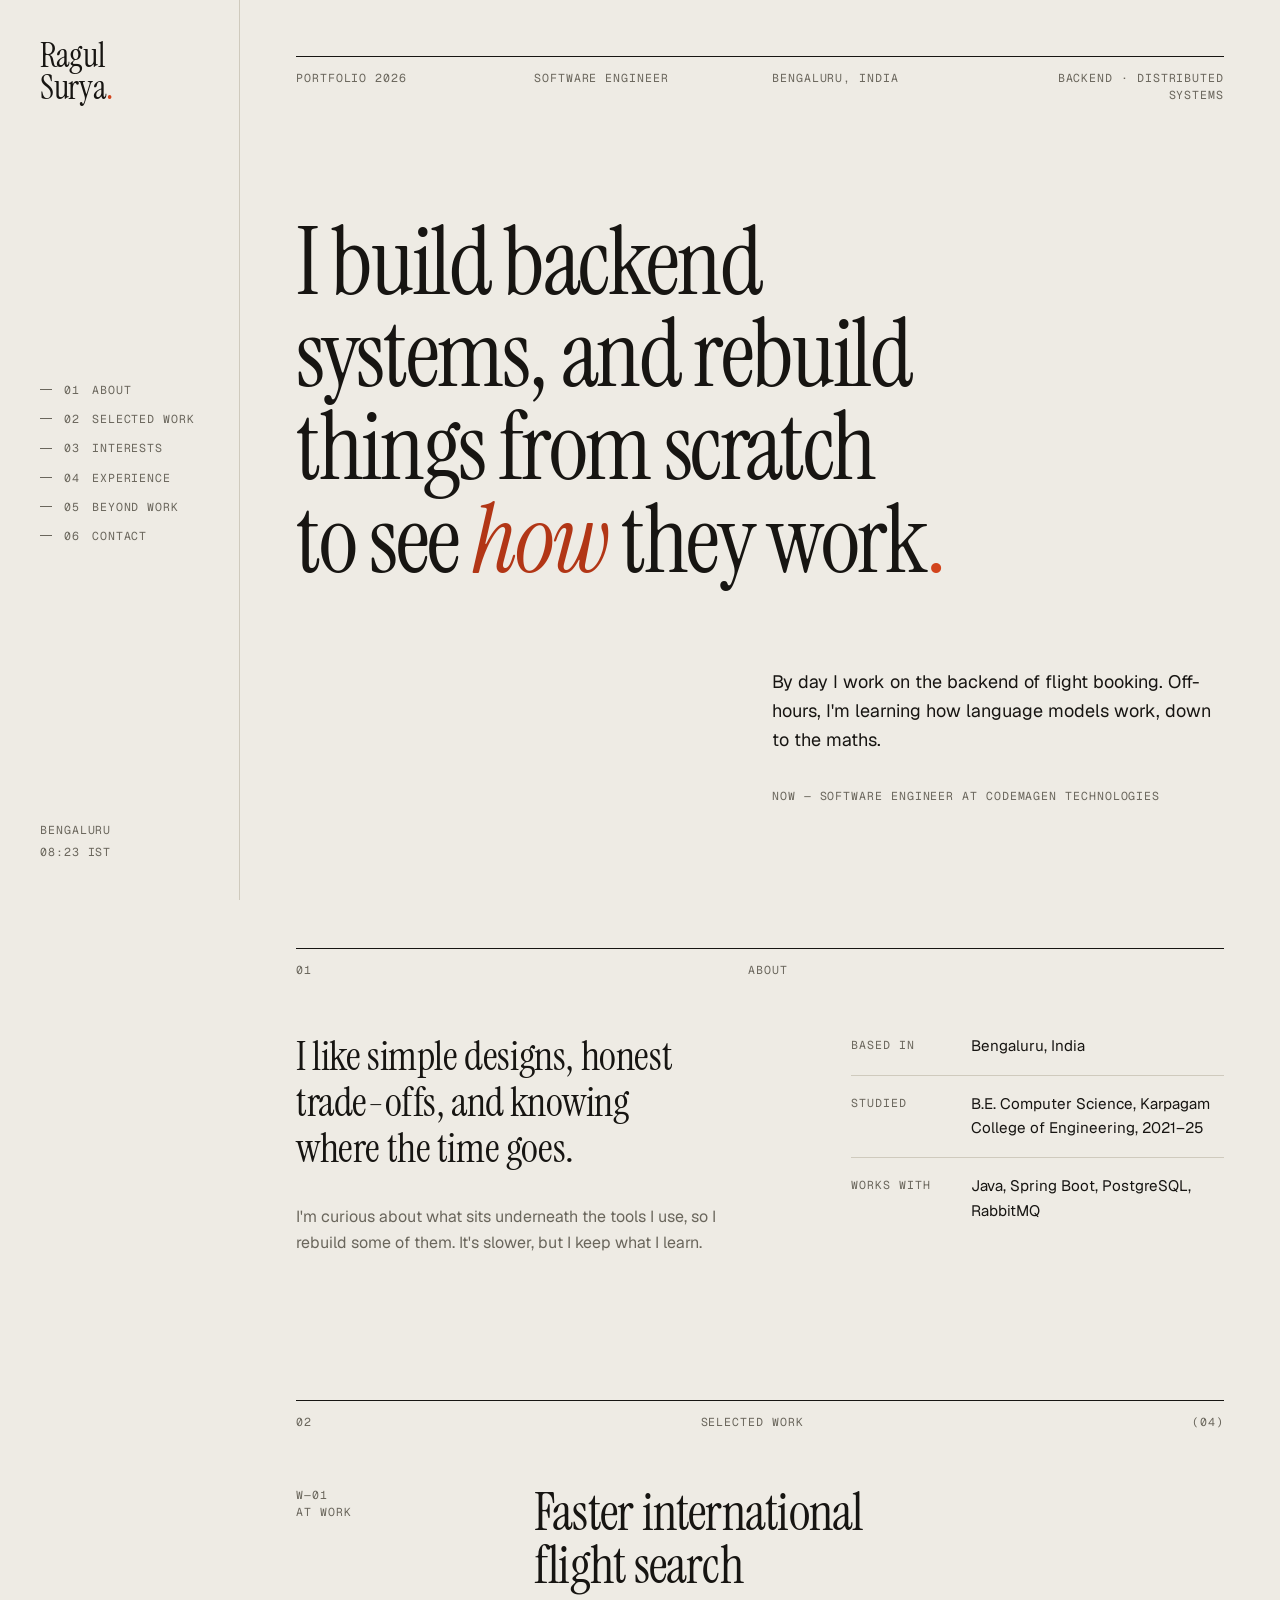
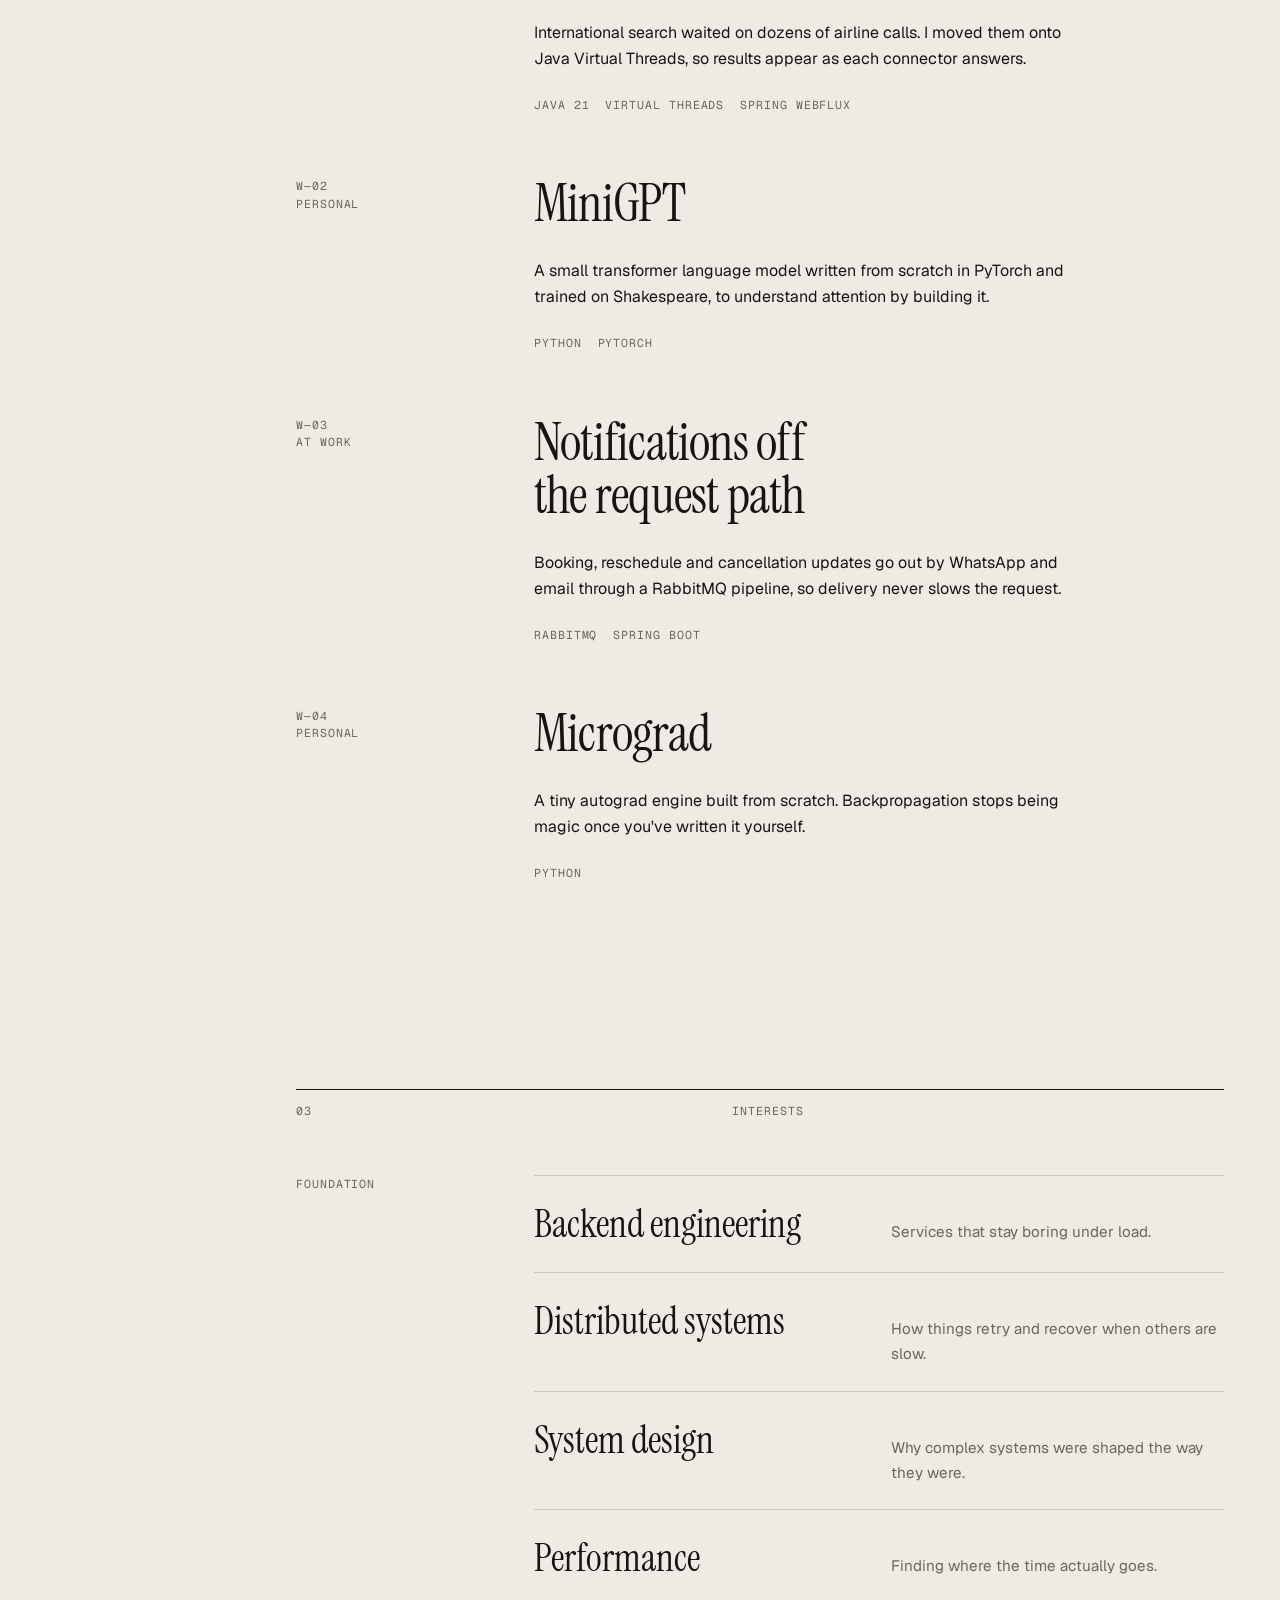
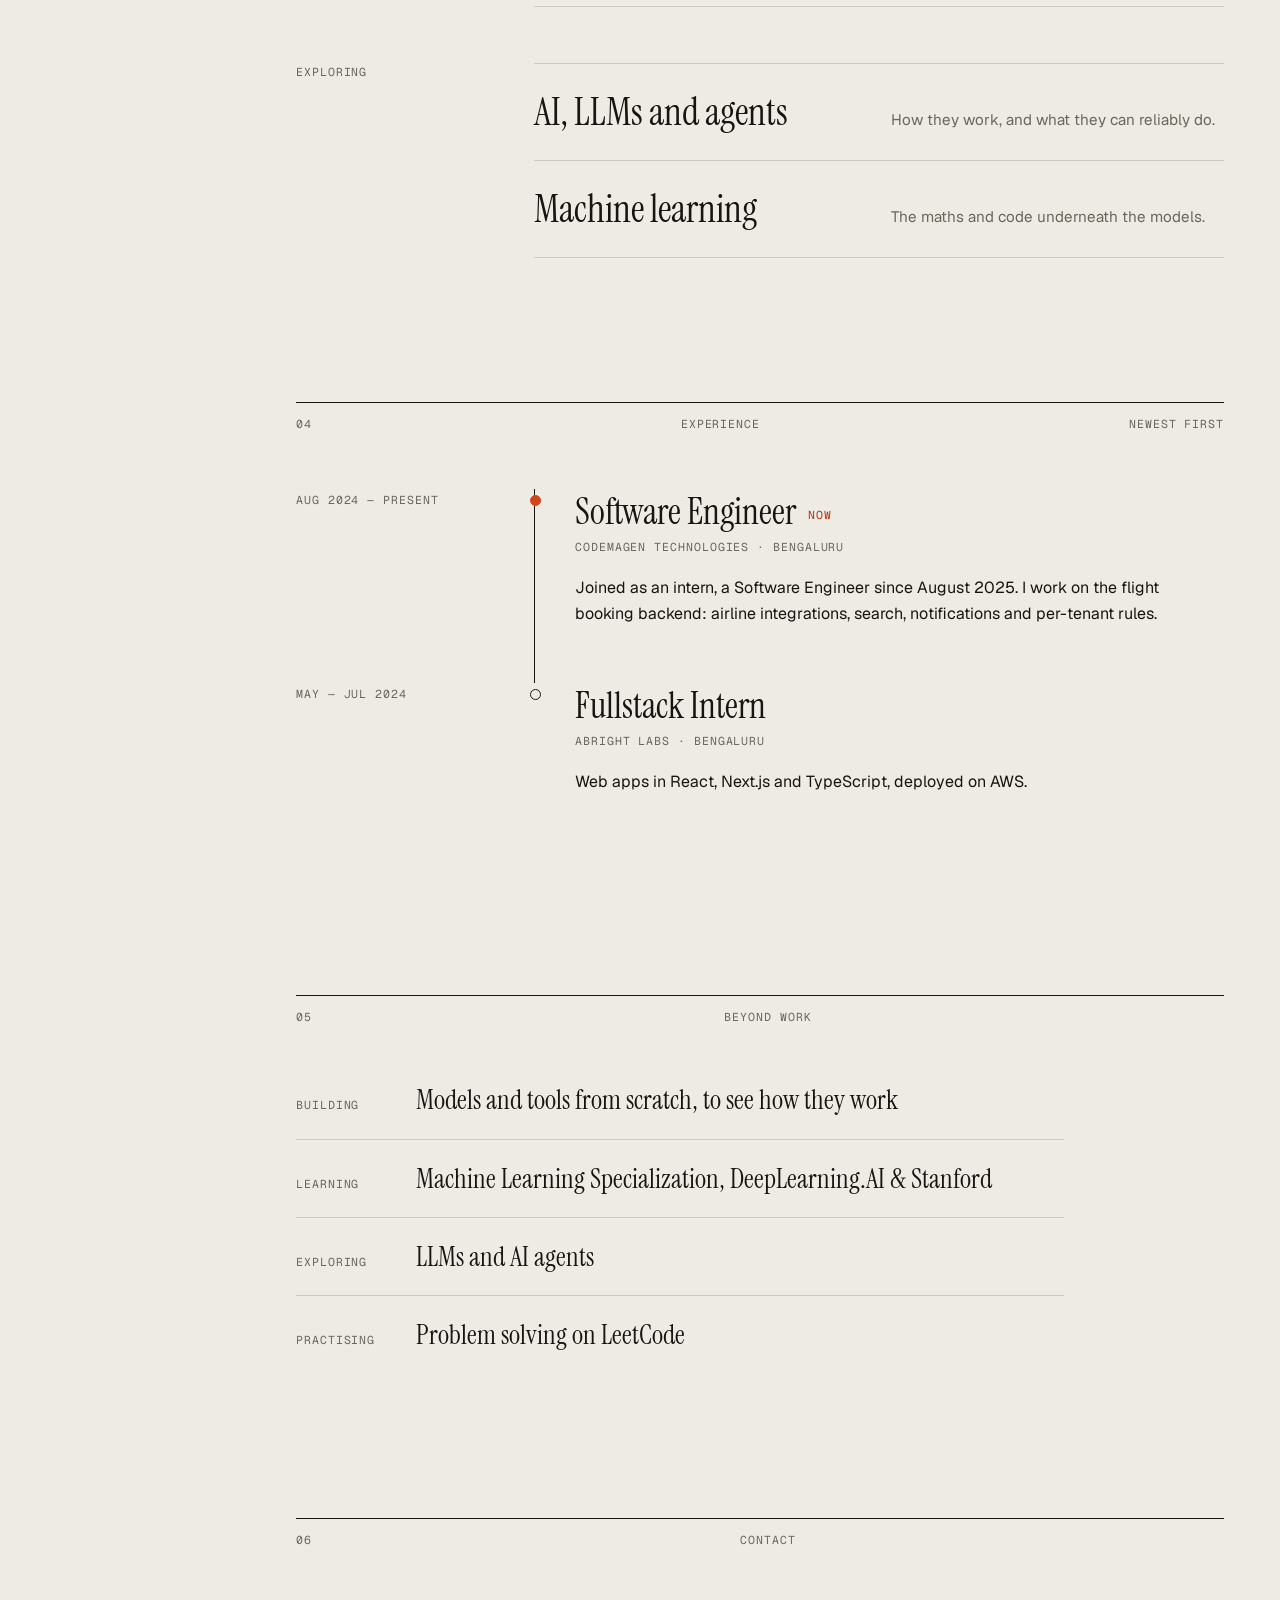
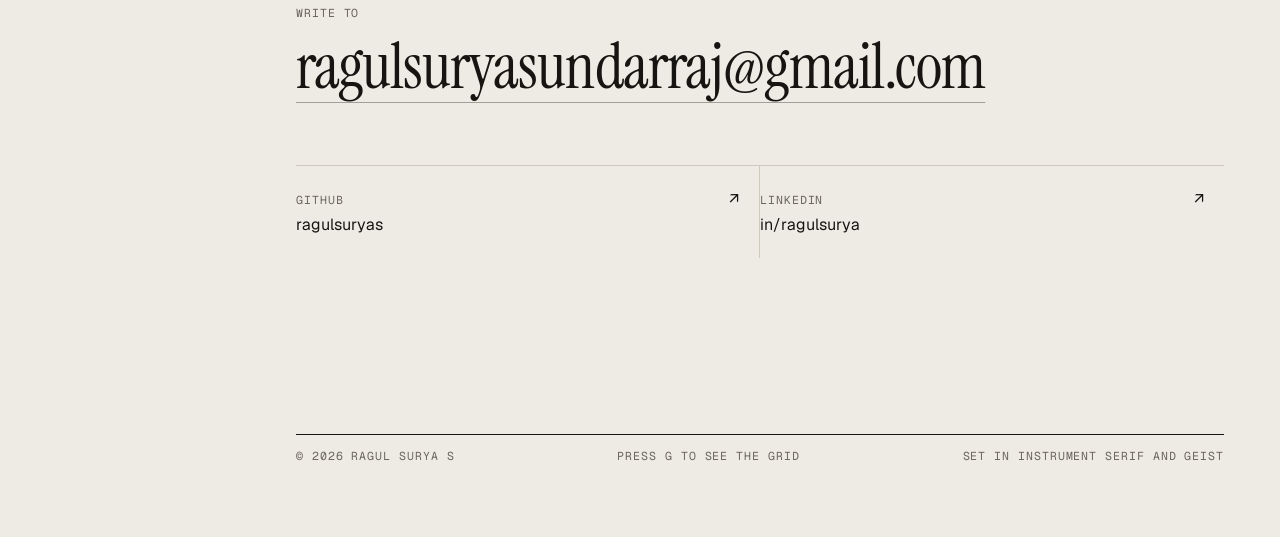
<file: index.html>
<!DOCTYPE html><html lang="en" class="Ur3q_a_variable iaM1Ya_variable antialiased"><head><meta charSet="utf-8"/><meta name="viewport" content="width=device-width, initial-scale=1"/><link rel="preload" href="/_next/static/media/GeistMono_Variable.p.2vtemngyy8z-u.woff2" as="font" crossorigin="" type="font/woff2"/><link rel="preload" href="/_next/static/media/Geist_Variable-s.p.43azbxi7zpibd.woff2" as="font" crossorigin="" type="font/woff2"/><link rel="stylesheet" href="/_next/static/chunks/39__riw8bj3j1.css" data-precedence="next"/><link rel="preload" as="script" fetchPriority="low" href="/_next/static/chunks/0j1we3cwg31qe.js"/><script src="/_next/static/chunks/16d9m7jc71162.js" async=""></script><script src="/_next/static/chunks/39_j1bdzreq0m.js" async=""></script><script src="/_next/static/chunks/turbopack-2u1d16houkiyo.js" async=""></script><script src="/_next/static/chunks/3qfy96eoyh-ek.js" async=""></script><script src="/_next/static/chunks/38iog-fxt10i-.js" async=""></script><meta name="theme-color" content="#eeebe4" media="(prefers-color-scheme: light)"/><meta name="theme-color" content="#12110f" media="(prefers-color-scheme: dark)"/><meta name="color-scheme" content="light dark"/><title>Ragul Surya: Software Engineer</title><meta name="description" content="Ragul Surya is a software engineer in Bengaluru who builds backend systems for flight booking, and rebuilds things from scratch to see how they work."/><link rel="author" href="https://ragulsurya.site"/><meta name="author" content="Ragul Surya S"/><meta name="robots" content="index, follow"/><link rel="canonical" href="https://ragulsurya.site/"/><meta property="og:title" content="Ragul Surya: Software Engineer"/><meta property="og:description" content="Ragul Surya is a software engineer in Bengaluru who builds backend systems for flight booking, and rebuilds things from scratch to see how they work."/><meta property="og:url" content="https://ragulsurya.site/"/><meta property="og:site_name" content="Ragul Surya"/><meta property="og:locale" content="en_IN"/><meta property="og:type" content="website"/><meta name="twitter:card" content="summary"/><meta name="twitter:title" content="Ragul Surya: Software Engineer"/><meta name="twitter:description" content="Ragul Surya is a software engineer in Bengaluru who builds backend systems for flight booking, and rebuilds things from scratch to see how they work."/><link rel="icon" href="/icon.svg?icon.0djws0776whob.svg" sizes="any" type="image/svg+xml"/><meta name="next-size-adjust" content=""/><script src="/_next/static/chunks/0cz1d0mv5g_q7.js" noModule=""></script></head><body><div hidden=""><!--$--><!--/$--></div><a href="#main" class="sr-only z-50 bg-ink px-4 py-2 text-paper focus:not-sr-only focus:fixed focus:left-4 focus:top-4">Skip to content</a><header class="no-print sticky top-0 z-40 border-b border-rule bg-paper lg:hidden"><div class="flex items-baseline justify-between px-6 pt-3 md:px-10"><div class="text-[1.35rem]"><a href="#top" class="font-serif leading-[0.95] tracking-[-0.01em] text-ink" aria-label="Ragul Surya, back to top">Ragul<!-- --> <!-- -->Surya<span class="text-accent">.</span></a></div><span class="label">--:--<!-- --> <span aria-hidden="true">IST</span><span class="sr-only"> India Standard Time</span></span></div><nav aria-label="Sections" class="overflow-x-auto"><ul class="flex gap-6 whitespace-nowrap px-6 pb-3 pt-2 md:px-10"><li><a href="#about" class="label py-1 ">01<!-- --> <!-- -->About</a></li><li><a href="#work" class="label py-1 ">02<!-- --> <!-- -->Selected work</a></li><li><a href="#interests" class="label py-1 ">03<!-- --> <!-- -->Interests</a></li><li><a href="#experience" class="label py-1 ">04<!-- --> <!-- -->Experience</a></li><li><a href="#beyond" class="label py-1 ">05<!-- --> <!-- -->Beyond work</a></li><li><a href="#contact" class="label py-1 ">06<!-- --> <!-- -->Contact</a></li></ul></nav></header><div class="mx-auto max-w-[92rem] lg:grid lg:grid-cols-[15rem_minmax(0,1fr)]"><aside class="no-print sticky top-0 hidden h-dvh flex-col justify-between border-r border-rule py-10 pl-10 pr-6 lg:flex"><div class="text-[2.1rem] leading-[0.95]"><a href="#top" class="font-serif leading-[0.95] tracking-[-0.01em] text-ink" aria-label="Ragul Surya, back to top">Ragul<br/>Surya<span class="text-accent">.</span></a></div><nav aria-label="Sections"><ul class="space-y-3"><li><a href="#about" class="group flex items-center gap-3 label transition-colors hover:text-ink "><span aria-hidden="true" class="h-px transition-all duration-300 w-3 bg-muted group-hover:w-5 group-hover:bg-ink"></span><span>01</span><span>About</span></a></li><li><a href="#work" class="group flex items-center gap-3 label transition-colors hover:text-ink "><span aria-hidden="true" class="h-px transition-all duration-300 w-3 bg-muted group-hover:w-5 group-hover:bg-ink"></span><span>02</span><span>Selected work</span></a></li><li><a href="#interests" class="group flex items-center gap-3 label transition-colors hover:text-ink "><span aria-hidden="true" class="h-px transition-all duration-300 w-3 bg-muted group-hover:w-5 group-hover:bg-ink"></span><span>03</span><span>Interests</span></a></li><li><a href="#experience" class="group flex items-center gap-3 label transition-colors hover:text-ink "><span aria-hidden="true" class="h-px transition-all duration-300 w-3 bg-muted group-hover:w-5 group-hover:bg-ink"></span><span>04</span><span>Experience</span></a></li><li><a href="#beyond" class="group flex items-center gap-3 label transition-colors hover:text-ink "><span aria-hidden="true" class="h-px transition-all duration-300 w-3 bg-muted group-hover:w-5 group-hover:bg-ink"></span><span>05</span><span>Beyond work</span></a></li><li><a href="#contact" class="group flex items-center gap-3 label transition-colors hover:text-ink "><span aria-hidden="true" class="h-px transition-all duration-300 w-3 bg-muted group-hover:w-5 group-hover:bg-ink"></span><span>06</span><span>Contact</span></a></li></ul></nav><div class="label space-y-1"><p>Bengaluru</p><span>--:--<!-- --> <span aria-hidden="true">IST</span><span class="sr-only"> India Standard Time</span></span></div></aside><main id="main" class="px-6 pb-8 pt-8 md:px-10 lg:px-14 lg:pt-0"><div class="relative max-w-[66rem]"><div aria-hidden="true" class="gridguide no-print pointer-events-none absolute inset-0 z-50 grid grid-cols-12 gap-x-6"><div class="bg-accent/10"></div><div class="bg-accent/10"></div><div class="bg-accent/10"></div><div class="bg-accent/10"></div><div class="bg-accent/10"></div><div class="bg-accent/10"></div><div class="bg-accent/10"></div><div class="bg-accent/10"></div><div class="bg-accent/10"></div><div class="bg-accent/10"></div><div class="bg-accent/10"></div><div class="bg-accent/10"></div></div><header id="top" class="pt-10 lg:pt-14"><div class="label rise grid grid-cols-12 gap-x-6 gap-y-1 border-t border-ink pt-3" style="--i:0"><span class="col-span-6 md:col-span-3">Portfolio <!-- -->2026</span><span class="col-span-6 md:col-span-3">Software Engineer</span><span class="col-span-6 md:col-span-3">Bengaluru, India</span><span class="col-span-6 md:col-span-3 md:text-right">Backend · Distributed systems</span></div><h1 class="rise mt-16 max-w-[19ch] font-serif text-[clamp(2.75rem,7.4vw,6rem)] leading-[0.98] tracking-[-0.025em] text-balance md:mt-28" style="--i:1"><span class="sr-only">Ragul Surya<!-- -->, <!-- -->Software Engineer<!-- -->.<!-- --> </span>I build backend systems, and rebuild things from scratch to see <em class="text-accent-ink">how</em> they work<span class="text-accent">.</span></h1><div class="mt-14 grid grid-cols-12 gap-x-6 gap-y-8 md:mt-20"><p class="rise col-span-12 max-w-[34rem] text-lg leading-relaxed text-pretty md:col-span-6 md:col-start-7" style="--i:2">By day I work on the backend of flight booking. Off-hours, I&#x27;m learning how language models work, down to the maths.</p><p class="rise label col-span-12 md:col-span-6 md:col-start-7" style="--i:3">Now — <!-- -->Software Engineer at Codemagen Technologies</p></div></header><section id="about" aria-labelledby="about-title" class="pt-28 md:pt-36"><div class="label flex items-baseline justify-between border-t border-ink pt-3"><span>01</span><h2 id="about-title" class="label">About</h2><span aria-hidden="true"></span></div><div class="mt-10 md:mt-14"><div class="grid grid-cols-12 gap-x-6 gap-y-12"><div class="col-span-12 md:col-span-6"><p class="font-serif text-[clamp(1.9rem,3.2vw,2.6rem)] leading-[1.12] tracking-[-0.01em] text-balance">I like simple designs, honest trade-offs, and knowing where the time goes.</p><p class="mt-8 max-w-[32rem] leading-relaxed text-pretty text-muted">I&#x27;m curious about what sits underneath the tools I use, so I rebuild some of them. It&#x27;s slower, but I keep what I learn.</p></div><dl class="col-span-12 md:col-span-5 md:col-start-8"><div class="grid grid-cols-[6.5rem_1fr] gap-x-4 border-t border-rule py-4 first:border-t-0 first:pt-0"><dt class="label pt-0.5">Based in</dt><dd class="text-[0.95rem] leading-relaxed">Bengaluru, India</dd></div><div class="grid grid-cols-[6.5rem_1fr] gap-x-4 border-t border-rule py-4 first:border-t-0 first:pt-0"><dt class="label pt-0.5">Studied</dt><dd class="text-[0.95rem] leading-relaxed">B.E. Computer Science, Karpagam College of Engineering, 2021–25</dd></div><div class="grid grid-cols-[6.5rem_1fr] gap-x-4 border-t border-rule py-4 first:border-t-0 first:pt-0"><dt class="label pt-0.5">Works with</dt><dd class="text-[0.95rem] leading-relaxed">Java, Spring Boot, PostgreSQL, RabbitMQ</dd></div></dl></div></div></section><section id="work" aria-labelledby="work-title" class="pt-28 md:pt-36"><div class="label flex items-baseline justify-between border-t border-ink pt-3"><span>02</span><h2 id="work-title" class="label">Selected work</h2><span>(04)</span></div><div class="mt-10 md:mt-14"><ol><li><article class="group grid grid-cols-12 gap-x-6 gap-y-6 border-t border-rule py-12 transition-colors first:border-t-0 first:pt-0 hover:border-ink md:py-16"><div class="label col-span-12 md:col-span-3"><p class="transition-colors group-hover:text-accent-ink">W—<!-- -->01</p><p>At work</p></div><div class="col-span-12 md:col-span-9"><h3 class="max-w-[18ch] font-serif text-[clamp(2rem,4.2vw,3.25rem)] leading-[1.02] tracking-[-0.015em] text-balance">Faster international flight search</h3><p class="mt-7 max-w-[34rem] leading-relaxed text-pretty">International search waited on dozens of airline calls. I moved them onto Java Virtual Threads, so results appear as each connector answers.</p><ul class="label mt-6 flex flex-wrap gap-x-4 gap-y-1" aria-label="Technologies used"><li>Java 21</li><li>Virtual Threads</li><li>Spring WebFlux</li></ul></div></article></li><li><article class="group grid grid-cols-12 gap-x-6 gap-y-6 border-t border-rule py-12 transition-colors first:border-t-0 first:pt-0 hover:border-ink md:py-16"><div class="label col-span-12 md:col-span-3"><p class="transition-colors group-hover:text-accent-ink">W—<!-- -->02</p><p>Personal</p></div><div class="col-span-12 md:col-span-9"><h3 class="max-w-[18ch] font-serif text-[clamp(2rem,4.2vw,3.25rem)] leading-[1.02] tracking-[-0.015em] text-balance">MiniGPT</h3><p class="mt-7 max-w-[34rem] leading-relaxed text-pretty">A small transformer language model written from scratch in PyTorch and trained on Shakespeare, to understand attention by building it.</p><ul class="label mt-6 flex flex-wrap gap-x-4 gap-y-1" aria-label="Technologies used"><li>Python</li><li>PyTorch</li></ul></div></article></li><li><article class="group grid grid-cols-12 gap-x-6 gap-y-6 border-t border-rule py-12 transition-colors first:border-t-0 first:pt-0 hover:border-ink md:py-16"><div class="label col-span-12 md:col-span-3"><p class="transition-colors group-hover:text-accent-ink">W—<!-- -->03</p><p>At work</p></div><div class="col-span-12 md:col-span-9"><h3 class="max-w-[18ch] font-serif text-[clamp(2rem,4.2vw,3.25rem)] leading-[1.02] tracking-[-0.015em] text-balance">Notifications off the request path</h3><p class="mt-7 max-w-[34rem] leading-relaxed text-pretty">Booking, reschedule and cancellation updates go out by WhatsApp and email through a RabbitMQ pipeline, so delivery never slows the request.</p><ul class="label mt-6 flex flex-wrap gap-x-4 gap-y-1" aria-label="Technologies used"><li>RabbitMQ</li><li>Spring Boot</li></ul></div></article></li><li><article class="group grid grid-cols-12 gap-x-6 gap-y-6 border-t border-rule py-12 transition-colors first:border-t-0 first:pt-0 hover:border-ink md:py-16"><div class="label col-span-12 md:col-span-3"><p class="transition-colors group-hover:text-accent-ink">W—<!-- -->04</p><p>Personal</p></div><div class="col-span-12 md:col-span-9"><h3 class="max-w-[18ch] font-serif text-[clamp(2rem,4.2vw,3.25rem)] leading-[1.02] tracking-[-0.015em] text-balance">Micrograd</h3><p class="mt-7 max-w-[34rem] leading-relaxed text-pretty">A tiny autograd engine built from scratch. Backpropagation stops being magic once you&#x27;ve written it yourself.</p><ul class="label mt-6 flex flex-wrap gap-x-4 gap-y-1" aria-label="Technologies used"><li>Python</li></ul></div></article></li></ol></div></section><section id="interests" aria-labelledby="interests-title" class="pt-28 md:pt-36"><div class="label flex items-baseline justify-between border-t border-ink pt-3"><span>03</span><h2 id="interests-title" class="label">Interests</h2><span aria-hidden="true"></span></div><div class="mt-10 md:mt-14"><div class="space-y-14"><div class="grid grid-cols-12 gap-x-6 gap-y-4"><p class="label col-span-12 md:col-span-3">Foundation</p><ul class="col-span-12 border-t border-rule md:col-span-9"><li class="group border-b border-rule"><div class="grid grid-cols-12 items-baseline gap-x-6 gap-y-2 py-6 transition-transform duration-300 motion-safe:group-hover:translate-x-2"><h3 class="col-span-12 font-serif text-[clamp(1.6rem,3vw,2.4rem)] leading-tight md:col-span-6">Backend engineering</h3><p class="col-span-12 text-[0.95rem] leading-relaxed text-muted md:col-span-6">Services that stay boring under load.</p></div></li><li class="group border-b border-rule"><div class="grid grid-cols-12 items-baseline gap-x-6 gap-y-2 py-6 transition-transform duration-300 motion-safe:group-hover:translate-x-2"><h3 class="col-span-12 font-serif text-[clamp(1.6rem,3vw,2.4rem)] leading-tight md:col-span-6">Distributed systems</h3><p class="col-span-12 text-[0.95rem] leading-relaxed text-muted md:col-span-6">How things retry and recover when others are slow.</p></div></li><li class="group border-b border-rule"><div class="grid grid-cols-12 items-baseline gap-x-6 gap-y-2 py-6 transition-transform duration-300 motion-safe:group-hover:translate-x-2"><h3 class="col-span-12 font-serif text-[clamp(1.6rem,3vw,2.4rem)] leading-tight md:col-span-6">System design</h3><p class="col-span-12 text-[0.95rem] leading-relaxed text-muted md:col-span-6">Why complex systems were shaped the way they were.</p></div></li><li class="group border-b border-rule"><div class="grid grid-cols-12 items-baseline gap-x-6 gap-y-2 py-6 transition-transform duration-300 motion-safe:group-hover:translate-x-2"><h3 class="col-span-12 font-serif text-[clamp(1.6rem,3vw,2.4rem)] leading-tight md:col-span-6">Performance</h3><p class="col-span-12 text-[0.95rem] leading-relaxed text-muted md:col-span-6">Finding where the time actually goes.</p></div></li></ul></div><div class="grid grid-cols-12 gap-x-6 gap-y-4"><p class="label col-span-12 md:col-span-3">Exploring</p><ul class="col-span-12 border-t border-rule md:col-span-9"><li class="group border-b border-rule"><div class="grid grid-cols-12 items-baseline gap-x-6 gap-y-2 py-6 transition-transform duration-300 motion-safe:group-hover:translate-x-2"><h3 class="col-span-12 font-serif text-[clamp(1.6rem,3vw,2.4rem)] leading-tight md:col-span-6">AI, LLMs and agents</h3><p class="col-span-12 text-[0.95rem] leading-relaxed text-muted md:col-span-6">How they work, and what they can reliably do.</p></div></li><li class="group border-b border-rule"><div class="grid grid-cols-12 items-baseline gap-x-6 gap-y-2 py-6 transition-transform duration-300 motion-safe:group-hover:translate-x-2"><h3 class="col-span-12 font-serif text-[clamp(1.6rem,3vw,2.4rem)] leading-tight md:col-span-6">Machine learning</h3><p class="col-span-12 text-[0.95rem] leading-relaxed text-muted md:col-span-6">The maths and code underneath the models.</p></div></li></ul></div></div></div></section><section id="experience" aria-labelledby="experience-title" class="pt-28 md:pt-36"><div class="label flex items-baseline justify-between border-t border-ink pt-3"><span>04</span><h2 id="experience-title" class="label">Experience</h2><span>Newest first</span></div><div class="mt-10 md:mt-14"><ol><li class="grid grid-cols-12 gap-x-6"><p class="label hidden pt-0.5 md:col-span-3 md:block">Aug 2024 — Present</p><div class="relative col-span-12 border-l pb-14 pl-8 md:col-span-9 md:pl-10 border-ink"><span aria-hidden="true" class="absolute -left-[5.5px] top-[0.42rem] size-[11px] rounded-full border border-accent bg-accent"></span><p class="label mb-2 md:hidden">Aug 2024 — Present</p><h3 class="font-serif text-[clamp(1.75rem,3vw,2.25rem)] leading-tight">Software Engineer<span class="label ml-3 align-middle text-accent-ink">Now</span></h3><p class="label mt-1">Codemagen Technologies · Bengaluru</p><p class="mt-5 max-w-[38rem] leading-relaxed text-pretty">Joined as an intern, a Software Engineer since August 2025. I work on the flight booking backend: airline integrations, search, notifications and per-tenant rules.</p></div></li><li class="grid grid-cols-12 gap-x-6"><p class="label hidden pt-0.5 md:col-span-3 md:block">May — Jul 2024</p><div class="relative col-span-12 border-l pb-14 pl-8 md:col-span-9 md:pl-10 border-transparent pb-0"><span aria-hidden="true" class="absolute -left-[5.5px] top-[0.42rem] size-[11px] rounded-full border border-ink bg-paper"></span><p class="label mb-2 md:hidden">May — Jul 2024</p><h3 class="font-serif text-[clamp(1.75rem,3vw,2.25rem)] leading-tight">Fullstack Intern</h3><p class="label mt-1">Abright Labs · Bengaluru</p><p class="mt-5 max-w-[38rem] leading-relaxed text-pretty">Web apps in React, Next.js and TypeScript, deployed on AWS.</p></div></li></ol></div></section><section id="beyond" aria-labelledby="beyond-title" class="pt-28 md:pt-36"><div class="label flex items-baseline justify-between border-t border-ink pt-3"><span>05</span><h2 id="beyond-title" class="label">Beyond work</h2><span aria-hidden="true"></span></div><div class="mt-10 md:mt-14"><dl class="max-w-[48rem]"><div class="grid grid-cols-[6.5rem_1fr] items-baseline gap-x-4 border-t border-rule py-5 first:border-t-0 first:pt-0"><dt class="label pt-0.5">Building</dt><dd class="font-serif text-[clamp(1.35rem,2.2vw,1.7rem)] leading-snug text-balance">Models and tools from scratch, to see how they work</dd></div><div class="grid grid-cols-[6.5rem_1fr] items-baseline gap-x-4 border-t border-rule py-5 first:border-t-0 first:pt-0"><dt class="label pt-0.5">Learning</dt><dd class="font-serif text-[clamp(1.35rem,2.2vw,1.7rem)] leading-snug text-balance">Machine Learning Specialization, DeepLearning.AI &amp; Stanford</dd></div><div class="grid grid-cols-[6.5rem_1fr] items-baseline gap-x-4 border-t border-rule py-5 first:border-t-0 first:pt-0"><dt class="label pt-0.5">Exploring</dt><dd class="font-serif text-[clamp(1.35rem,2.2vw,1.7rem)] leading-snug text-balance">LLMs and AI agents</dd></div><div class="grid grid-cols-[6.5rem_1fr] items-baseline gap-x-4 border-t border-rule py-5 first:border-t-0 first:pt-0"><dt class="label pt-0.5">Practising</dt><dd class="font-serif text-[clamp(1.35rem,2.2vw,1.7rem)] leading-snug text-balance">Problem solving on LeetCode</dd></div></dl></div></section><section id="contact" aria-labelledby="contact-title" class="pt-28 md:pt-36"><div class="label flex items-baseline justify-between border-t border-ink pt-3"><span>06</span><h2 id="contact-title" class="label">Contact</h2><span aria-hidden="true"></span></div><div class="mt-10 md:mt-14"><p class="label">Write to</p><a href="mailto:ragulsuryasundarraj@gmail.com" class="link mt-3 inline-block break-all font-serif text-[clamp(1.8rem,5.2vw,4rem)] leading-[1.05] tracking-[-0.015em] sm:break-normal">ragulsuryasundarraj@gmail.com</a><ul class="mt-16 grid grid-cols-1 border-t border-rule sm:grid-cols-2"><li class="border-b border-rule sm:border-b-0 sm:border-r sm:last:border-r-0"><a href="https://github.com/ragulsuryas" target="_blank" rel="noopener noreferrer" class="group flex items-baseline justify-between gap-4 px-0 py-5 transition-colors hover:text-accent-ink sm:px-5 sm:first:pl-0"><span><span class="label block">GitHub</span><span class="mt-1 block">ragulsuryas</span></span><span aria-hidden="true" class="transition-transform duration-300 motion-safe:group-hover:-translate-y-0.5 motion-safe:group-hover:translate-x-0.5">↗</span><span class="sr-only">(opens in a new tab)</span></a></li><li class="border-b border-rule sm:border-b-0 sm:border-r sm:last:border-r-0"><a href="https://www.linkedin.com/in/ragulsurya" target="_blank" rel="noopener noreferrer" class="group flex items-baseline justify-between gap-4 px-0 py-5 transition-colors hover:text-accent-ink sm:px-5 sm:first:pl-0"><span><span class="label block">LinkedIn</span><span class="mt-1 block">in/ragulsurya</span></span><span aria-hidden="true" class="transition-transform duration-300 motion-safe:group-hover:-translate-y-0.5 motion-safe:group-hover:translate-x-0.5">↗</span><span class="sr-only">(opens in a new tab)</span></a></li></ul></div></section><footer class="mt-32 border-t border-ink pb-10 pt-3 md:mt-44"><div class="label flex flex-wrap justify-between gap-x-6 gap-y-1"><p>© <!-- -->2026<!-- --> <!-- -->Ragul Surya S</p><p class="no-print hidden md:block">Press <kbd class="font-mono">G</kbd> to see the grid</p><p>Set in Instrument Serif and Geist</p></div></footer></div></main></div><!--$--><!--/$--><script type="application/ld+json">{"@context":"https://schema.org","@type":"Person","name":"Ragul Surya S","jobTitle":"Software Engineer","url":"https://ragulsurya.site","email":"mailto:ragulsuryasundarraj@gmail.com","address":{"@type":"PostalAddress","addressLocality":"Bengaluru","addressCountry":"IN"},"sameAs":["https://github.com/ragulsuryas","https://www.linkedin.com/in/ragulsurya","https://leetcode.com/u/ragulsurya"],"knowsAbout":["Backend engineering","Distributed systems","Java","Spring Boot","PostgreSQL","RabbitMQ"]}</script><script id="_R_">(globalThis["TURBOPACK"] || (globalThis["TURBOPACK"] = [])).push({"otherChunks":["static/chunks/0j1we3cwg31qe.js","static/chunks/16d9m7jc71162.js","static/chunks/39_j1bdzreq0m.js"],"runtimeModuleIds":[94553]});</script><script src="/_next/static/chunks/0j1we3cwg31qe.js" async=""></script><script>(self.__next_f=self.__next_f||[]).push([0])</script><script>self.__next_f.push([1,"1:\"$Sreact.fragment\"\n2:\"/_next/static/chunks/3qfy96eoyh-ek.js\"\n3:I[39756,[\"$2\"],\"default\"]\n4:I[37457,[\"$2\"],\"default\"]\n6:\"/_next/static/chunks/38iog-fxt10i-.js\"\n7:I[88589,[\"$2\",\"$6\"],\"TopBar\"]\n8:I[88589,[\"$2\",\"$6\"],\"SideRail\"]\n9:I[74148,[\"$2\",\"$6\"],\"GridToggle\"]\n14:\"ViewportBoundary\"\n15:I[97367,[\"$2\"],\"$14\"]\n17:\"MetadataBoundary\"\n18:I[97367,[\"$2\"],\"$17\"]\n19:\"$Sreact.suspense\"\n1b:I[68027,[\"$2\"],\"default\",1]\n:HL[\"/_next/static/chunks/39__riw8bj3j1.css\",\"style\"]\n:HL[\"/_next/static/media/GeistMono_Variable.p.2vtemngyy8z-u.woff2\",\"font\",{\"crossOrigin\":\"\",\"type\":\"font/woff2\"}]\n:HL[\"/_next/static/media/Geist_Variable-s.p.43azbxi7zpibd.woff2\",\"font\",{\"crossOrigin\":\"\",\"type\":\"font/woff2\"}]\n5:[[\"children\",{\"s\":\"__PAGE__\",\"h\":512,\"d\":{\"r\":[\"$\",\"$1\",\"c\",{\"children\":[[[\"$\",\"a\",null,{\"href\":\"#main\",\"className\":\"sr-only z-50 bg-ink px-4 py-2 text-paper focus:not-sr-only focus:fixed focus:left-4 focus:top-4\",\"children\":\"Skip to content\"}],[\"$\",\"$L7\",null,{}],[\"$\",\"div\",null,{\"className\":\"mx-auto max-w-[92rem] lg:grid lg:grid-cols-[15rem_minmax(0,1fr)]\",\"children\":[[\"$\",\"$L8\",null,{}],[\"$\",\"main\",null,{\"id\":\"main\",\"className\":\"px-6 pb-8 pt-8 md:px-10 lg:px-14 lg:pt-0\",\"children\":[\"$\",\"div\",null,{\"className\":\"relative max-w-[66rem]\",\"children\":[[\"$\",\"$L9\",null,{}],[\"$\",\"header\",null,{\"id\":\"top\",\"className\":\"pt-10 lg:pt-14\",\"children\":[[\"$\",\"div\",null,{\"className\":\"label rise grid grid-cols-12 gap-x-6 gap-y-1 border-t border-ink pt-3\",\"style\":{\"--i\":0},\"children\":[[\"$\",\"span\",null,{\"className\":\"col-span-6 md:col-span-3\",\"children\":[\"Portfolio \",2026]}],[\"$\",\"span\",null,{\"className\":\"col-span-6 md:col-span-3\",\"children\":\"Software Engineer\"}],[\"$\",\"span\",null,{\"className\":\"col-span-6 md:col-span-3\",\"children\":\"Bengaluru, India\"}],[\"$\",\"span\",null,{\"className\":\"col-span-6 md:col-span-3 md:text-right\",\"children\":\"Backend · Distributed systems\"}]]}],[\"$\",\"h1\",null,{\"className\":\"rise mt-16 max-w-[19ch] font-serif text-[clamp(2.75rem,7.4vw,6rem)] leading-[0.98] tracking-[-0.025em] text-balance md:mt-28\",\"style\":{\"--i\":1},\"children\":[[\"$\",\"span\",null,{\"className\":\"sr-only\",\"children\":[\"Ragul Surya\",\", \",\"Software Engineer\",\".\",\" \"]}],\"I build backend systems, and rebuild things from scratch to see \",[\"$\",\"em\",null,{\"className\":\"text-accent-ink\",\"children\":\"how\"}],\" they work\",[\"$\",\"span\",null,{\"className\":\"text-accent\",\"children\":\".\"}]]}],[\"$\",\"div\",null,{\"className\":\"mt-14 grid grid-cols-12 gap-x-6 gap-y-8 md:mt-20\",\"children\":[[\"$\",\"p\",null,{\"className\":\"rise col-span-12 max-w-[34rem] text-lg leading-relaxed text-pretty md:col-span-6 md:col-start-7\",\"style\":{\"--i\":2},\"children\":\"By day I work on the backend of flight booking. Off-hours, I'm learning how language models work, down to the maths.\"}],\"$La\"]}]]}],\"$Lb\",\"$Lc\",\"$Ld\",\"$Le\",\"$Lf\",\"$L10\",\"$L11\"]}]}]]}]],[\"$L12\"],\"$L13\"]}],\"p\":false,\"v\":null}}]]\n0:{\"P\":null,\"c\":[\"\",\"\"],\"q\":\"\",\"i\":false,\"t\":{\"t\":{\"s\":\"\",\"h\":528,\"d\":{\"r\":[\"$\",\"$1\",\"c\",{\"children\":[[[\"$\",\"link\",\"0\",{\"rel\":\"stylesheet\",\"href\":\"/_next/static/chunks/39__riw8bj3j1.css\",\"precedence\":\"next\",\"crossOrigin\":\"$undefined\",\"nonce\":\"$undefined\"}],[\"$\",\"script\",\"script-0\",{\"src\":\"/_next/static/chunks/3qfy96eoyh-ek.js\",\"async\":true,\"nonce\":\"$undefined\"}]],[\"$\",\"html\",null,{\"lang\":\"en\",\"className\":\"Ur3q_a_variable iaM1Ya_variable antialiased\",\"children\":[\"$\",\"body\",null,{\"children\":[[\"$\",\"$L3\",null,{\"parallelRouterKey\":\"children\",\"error\":\"$undefined\",\"errorStyles\":\"$undefined\",\"errorScripts\":\"$undefined\",\"template\":[\"$\",\"$L4\",null,{}],\"templateStyles\":\"$undefined\",\"templateScripts\":\"$undefined\",\"notFound\":[[[\"$\",\"title\",null,{\"children\":\"404: This page could not be found.\"}],[\"$\",\"div\",null,{\"style\":{\"fontFamily\":\"system-ui,\\\"Segoe UI\\\",Roboto,Helvetica,Arial,sans-serif,\\\"Apple Color Emoji\\\",\\\"Segoe UI Emoji\\\"\",\"height\":\"100vh\",\"textAlign\":\"center\",\"display\":\"flex\",\"flexDirection\":\"column\",\"alignItems\":\"center\",\"justifyContent\":\"center\"},\"children\":[\"$\",\"div\",null,{\"children\":[[\"$\",\"style\",null,{\"dangerouslySetInnerHTML\":{\"__html\":\"body{color:#000;background:#fff;margin:0}.next-error-h1{border-right:1px solid rgba(0,0,0,.3)}@media (prefers-color-scheme:dark){body{color:#fff;background:#000}.next-error-h1{border-right:1px solid rgba(255,255,255,.3)}}\"}}],[\"$\",\"h1\",null,{\"className\":\"next-error-h1\",\"style\":{\"display\":\"inline-block\",\"margin\":\"0 20px 0 0\",\"padding\":\"0 23px 0 0\",\"fontSize\":24,\"fontWeight\":500,\"verticalAlign\":\"top\",\"lineHeight\":\"49px\"},\"children\":404}],[\"$\",\"div\",null,{\"style\":{\"display\":\"inline-block\"},\"children\":[\"$\",\"h2\",null,{\"style\":{\"fontSize\":14,\"fontWeight\":400,\"lineHeight\":\"49px\",\"margin\":0},\"children\":\"This page could not be found.\"}]}]]}]}]],[]],\"forbidden\":\"$undefined\",\"unauthorized\":\"$undefined\"}],[\"$\",\"script\",null,{\"type\":\"application/ld+json\",\"dangerouslySetInnerHTML\":{\"__html\":\"{\\\"@context\\\":\\\"https://schema.org\\\",\\\"@type\\\":\\\"Person\\\",\\\"name\\\":\\\"Ragul Surya S\\\",\\\"jobTitle\\\":\\\"Software Engineer\\\",\\\"url\\\":\\\"https://ragulsurya.site\\\",\\\"email\\\":\\\"mailto:ragulsuryasundarraj@gmail.com\\\",\\\"address\\\":{\\\"@type\\\":\\\"PostalAddress\\\",\\\"addressLocality\\\":\\\"Bengaluru\\\",\\\"addressCountry\\\":\\\"IN\\\"},\\\"sameAs\\\":[\\\"https://github.com/ragulsuryas\\\",\\\"https://www.linkedin.com/in/ragulsurya\\\",\\\"https://leetcode.com/u/ragulsurya\\\"],\\\"knowsAbout\\\":[\\\"Backend engineering\\\",\\\"Distributed systems\\\",\\\"Java\\\",\\\"Spring Boot\\\",\\\"PostgreSQL\\\",\\\"RabbitMQ\\\"]}\"}}]]}]}]]}],\"p\":false,\"v\":null},\"c\":\"$Q5\"},\"h\":{\"r\":[\"$\",\"$1\",\"h\",{\"children\":[null,[\"$\",\"$L15\",null,{\"children\":\"$L16\"}],[\"$\",\"$L18\",null,{\"children\":[[\"$\",\"div\",null,{\"hidden\":true,\"children\":[\"$\",\"$19\",null,{\"name\":\"Next.Metadata\",\"children\":\"$L1a\"}]}],null]}],[\"$\",\"meta\",null,{\"name\":\"next-size-adjust\",\"content\":\"\"}]]}],\"p\":false,\"v\":null}},\"m\":\"$undefined\",\"G\":[\"$1b\",[[\"$\",\"link\",\"0\",{\"rel\":\"stylesheet\",\"href\":\"/_next/static/chunks/39__riw8bj3j1.css\",\"precedence\":\"next\",\"crossOrigin\":\"$undefined\",\"nonce\":\"$undefined\"}]]],\"S\":true,\"r\":\"$undefined\",\"s\":\"$undefined\",\"a\":\"$undefined\",\"l\":\"$undefined\",\"p\":\"$undefined\",\"d\":\"$undefined\",\"b\":\"_jDfcwW39hvL6Rqxw_0fE\"}\n20:I[97367,[\"$2\"],\"OutletBoundary\"]\na:[\"$\",\"p\",null,{\"className\":\"rise label col-span-12 md:col-span-6 md:col-start-7\",\"style\":{\"--i\":3},\"children\":[\"Now — \",\"Software Engineer at Codemagen Technologies\"]}]\nb:[\"$\",\"section\",null,{\"id\":\"about\",\"aria-labelledby\":\"about-title\",\"className\":\"pt-28 md:pt-36\",\"children\":[[\"$\",\"div\",null,{\"className\":\"label flex items-baseline justify-between border-t border-ink pt-3\",\"children\":[[\"$\",\"span\",null,{\"children\":\"01\"}],[\"$\",\"h2\",null,{\"id\":\"about-title\",\"className\":\"label\",\"children\":\"About\"}],[\"$\",\"span\",null,{\"aria-hidden\":true,\"children\":\"\"}]]}],[\"$\",\"div\",null,{\"className\":\"mt-10 md:mt-14\",\"children\":[\"$\",\"div\",null,{\"className\":\"grid grid-cols-12 gap-x-6 gap-y-12\",\"children\":[[\"$\",\"div\",null,{\"className\":\"col-span-12 md:col-span-6\",\"children\":[[\"$\",\"p\",null,{\"className\":\"font-serif text-[clamp(1.9rem,3.2vw,2.6rem)] leading-[1.12] tracking-[-0.01em] text-balance\",\"children\":\"I like simple designs, honest trade-offs, and knowing where the time goes.\"}],[\"$\",\"p\",null,{\"className\":\"mt-8 max-w-[32rem] leading-relaxed text-pretty text-muted\",\"children\":\"I'm curious about what sits underneath the tools I use, so I rebuild some of them. It's slower, but I keep what I learn.\"}]]}],[\"$\",\"dl\",null,{\"className\":\"col-span-12 md:col-span-5 md:col-start-8\",\"children\":[[\"$\",\"div\",\"Based in\",{\"className\":\"grid grid-cols-[6.5rem_1fr] gap-x-4 border-t border-rule py-4 first:border-t-0 first:pt-0\",\"children\":[[\"$\",\"dt\",null,{\"className\":\"label pt-0.5\",\"children\":\"Based in\"}],[\"$\",\"dd\",null,{\"className\":\"text-[0.95rem] leading-relaxed\",\"children\":\"Bengaluru, India\"}]]}],[\"$\",\"div\",\"Studied\",{\"className\":\"grid grid-cols-[6.5rem_1fr] gap-x-4 border-t border-rule py-4 first:border-t-0 first:pt-0\",\"children\":[[\"$\",\"dt\",null,{\"className\":\"label pt-0.5\",\"children\":\"Studied\"}],[\"$\",\"dd\",null,{\"className\":\"text-[0.95rem] leading-relaxed\",\"children\":\"B.E. Computer Science, Karpagam College of Engineering, 2021–25\"}]]}],[\"$\",\"div\",\"Works with\",{\"className\":\"grid grid-cols-[6.5rem_1fr] gap-x-4 border-t border-rule py-4 first:border-t-0 first:pt-0\",\"children\":[[\"$\",\"dt\",null,{\"className\":\"label pt-0.5\",\"children\":\"Works with\"}],[\"$\",\"dd\",null,{\"className\":\"text-[0.95rem] leading-relaxed\",\"children\":\"Java, Spring Boot, PostgreSQL, RabbitMQ\"}]]}]]}]]}]}]]}]\nc:[\"$\",\"section\",null,{\"id\":\"work\",\"aria-labelledby\":\"work-title\",\"className\":\"pt-28 md:pt-36\",\"children\":[[\"$\",\"div\",null,{\"className\":\"label flex items-baseline justify-between border-t border-ink pt-3\",\"children\":[[\"$\",\"span\",null,{\"children\":\"02\"}],[\"$\",\"h2\",null,{\"id\":\"work-title\",\"className\":\"label\",\"children\":\"Selected work\"}],[\"$\",\"span\",null,{\"aria-hidden\":\"$undefined\",\"children\":\"(04)\"}]]}],[\"$\",\"div\",null,{\"className\":\"mt-10 md:mt-14\",\"children\":[\"$\",\"ol\",null,{\"children\":[[\"$\",\"li\",\"Faster international flight search\",{\"children\":[\"$\",\"article\",null,{\"className\":\"group grid grid-cols-12 gap-x-6 gap-y-6 border-t border-rule py-12 transition-colors first:border-t-0 first:pt-0 hover:border-ink md:py-16\",\"children\":[[\"$\",\"div\",null,{\"className\":\"label col-span-12 md:col-span-3\",\"children\":[[\"$\",\"p\",null,{\"className\":\"transition-colors group-hover:text-accent-ink\",\"children\":[\"W—\",\"01\"]}],[\"$\",\"p\",null,{\"children\":\"At work\"}]]}],[\"$\",\"div\",null,{\"className\":\"col-span-12 md:col-span-9\",\"children\":[[\"$\",\"h3\",null,{\"className\":\"max-w-[18ch] font-serif text-[clamp(2rem,4.2vw,3.25rem)] leading-[1.02] tracking-[-0.015em] text-balance\",\"children\":\"Faster international flight search\"}],[\"$\",\"p\",null,{\"className\":\"mt-7 max-w-[34rem] leading-relaxed text-pretty\",\"children\":\"International search waited on dozens of airline calls. I moved them onto Java Virtual Threads, so results appear as each connector answers.\"}],[\"$\",\"ul\",null,{\"className\":\"label mt-6 flex flex-wrap gap-x-4 gap-y-1\",\"aria-label\":\"Technologies used\",\"children\":[[\"$\",\"li\",\"Java 21\",{\"children\":\"Java 21\"}],[\"$\",\"li\",\"Virtual Threads\",{\"children\":\"Virtual Threads\"}],[\"$\",\"li\",\"Spring WebFlux\",{\"children\":\"Spring WebFlux\"}]]}],null]}]]}]}],[\"$\",\"li\",\"MiniGPT\",{\"children\":[\"$\",\"article\",null,{\"className\":\"group grid grid-cols-12 gap-x-6 gap-y-6 border-t border-rule py-12 transition-colors first:border-t-0 first:pt-0 hover:border-ink md:py-16\",\"children\":[[\"$\",\"div\",null,{\"className\":\"label col-span-12 md:col-span-3\",\"children\":[[\"$\",\"p\",null,{\"className\":\"transition-colors group-hover:text-accent-ink\",\"children\":[\"W—\",\"02\"]}],[\"$\",\"p\",null,{\"children\":\"Personal\"}]]}],[\"$\",\"div\",null,{\"className\":\"col-span-12 md:col-span-9\",\"children\":[[\"$\",\"h3\",null,{\"className\":\"max-w-[18ch] font-serif text-[clamp(2rem,4.2vw,3.25rem)] leading-[1.02] tracking-[-0.015em] text-balance\",\"children\":\"MiniGPT\"}],[\"$\",\"p\",null,{\"className\":\"mt-7 max-w-[34rem] leading-relaxed text-pretty\",\"children\":\"A small transformer language model written from scratch in PyTorch and trained on Shakespeare, to understand attention by building it.\"}],[\"$\",\"ul\",null,{\"className\":\"label mt-6 flex flex-wrap gap-x-4 gap-y-1\",\"aria-label\":\"Technologies used\",\"children\":[[\"$\",\"li\",\"Python\",{\"children\":\"Python\"}],[\"$\",\"li\",\"PyTorch\",{\"children\":\"PyTorch\"}]]}],null]}]]}]}],[\"$\",\"li\",\"Notifications off the request path\",{\"children\":[\"$\",\"article\",null,{\"className\":\"group grid grid-cols-12 gap-x-6 gap-y-6 border-t border-rule py-12 transition-colors first:border-t-0 first:pt-0 hover:border-ink md:py-16\",\"children\":[[\"$\",\"div\",null,{\"className\":\"label col-span-12 md:col-span-3\",\"children\":[[\"$\",\"p\",null,{\"className\":\"transition-colors group-hover:text-accent-ink\",\"children\":[\"W—\",\"03\"]}],[\"$\",\"p\",null,{\"children\":\"At work\"}]]}],[\"$\",\"div\",null,{\"className\":\"col-span-12 md:col-span-9\",\"children\":[[\"$\",\"h3\",null,{\"className\":\"max-w-[18ch] font-serif text-[clamp(2rem,4.2vw,3.25rem)] leading-[1.02] tracking-[-0.015em] text-balance\",\"children\":\"Notifications off the request path\"}],[\"$\",\"p\",null,{\"className\":\"mt-7 max-w-[34rem] leading-relaxed text-pretty\",\"children\":\"Booking, reschedule and cancellation updates go out by WhatsApp and email through a RabbitMQ pipeline, so delivery never slows the request.\"}],[\"$\",\"ul\",null,{\"className\":\"label mt-6 flex flex-wrap gap-x-4 gap-y-1\",\"aria-label\":\"Technologies used\",\"children\":[[\"$\",\"li\",\"RabbitMQ\",{\"children\":\"RabbitMQ\"}],[\"$\",\"li\",\"Spring Boot\",{\"children\":\"Spring Boot\"}]]}],null]}]]}]}],[\"$\",\"li\",\"Micrograd\",{\"children\":[\"$\",\"article\",null,{\"className\":\"group grid grid-cols-12 gap-x-6 gap-y-6 border-t border-rule py-12 transition-colors first:border-t-0 first:pt-0 hover:border-ink md:py-16\",\"children\":[\"$L1c\",\"$L1d\"]}]}]]}]}]]}]\nd:[\"$\",\"section\",null,{\"id\":\"interests\",\"aria-labelledby\":\"interests-title\",\"className\":\"pt-28 md:pt-36\",\"children\":[[\"$\",\"div\",null,{\"className\":\"label flex items-baseline justify-between border-t border-ink pt-3\",\"children\":[[\"$\",\"span\",null,{\"children\":\"03\"}],[\"$\",\"h2\",null,{\"id\":\"interests-title\",\"className\":\"label\",\"children\":\"Interests\"}],[\"$\",\"span\",null,{\"aria-hidden\":true,\"children\":\"\"}]]}],[\"$\",\"div\",null,{\"className\":\"mt-10 md:mt-14\",\"children\":[\"$\",\"div\",null,{\"className\":\"space-y-14\",\"children\":[[\"$\",\"div\",\"Foundation\",{\"className\":\"grid grid-cols-12 gap-x-6 gap-y-4\",\"children\":[[\"$\",\"p\",null,{\"className\":\"label col-span-12 md:col-span-3\",\"children\":\"Foundation\"}],[\"$\",\"ul\",null,{\"className\":\"col-span-12 border-t border-rule md:col-span-9\",\"children\":[[\"$\",\"li\",\"Backend engineering\",{\"className\":\"group border-b border-rule\",\"children\":[\"$\",\"div\",null,{\"className\":\"grid grid-cols-12 items-baseline gap-x-6 gap-y-2 py-6 transition-transform duration-300 motion-safe:group-hover:translate-x-2\",\"children\":[[\"$\",\"h3\",null,{\"className\":\"col-span-12 font-serif text-[clamp(1.6rem,3vw,2.4rem)] leading-tight md:col-span-6\",\"children\":\"Backend engineering\"}],[\"$\",\"p\",null,{\"className\":\"col-span-12 text-[0.95rem] leading-relaxed text-muted md:col-span-6\",\"children\":\"Services that stay boring under load.\"}]]}]}],[\"$\",\"li\",\"Distributed systems\",{\"className\":\"group border-b border-rule\",\"children\":[\"$\",\"div\",null,{\"className\":\"grid grid-cols-12 items-baseline gap-x-6 gap-y-2 py-6 transition-transform duration-300 motion-safe:group-hover:translate-x-2\",\"children\":[[\"$\",\"h3\",null,{\"className\":\"col-span-12 font-serif text-[clamp(1.6rem,3vw,2.4rem)] leading-tight md:col-span-6\",\"children\":\"Distributed systems\"}],[\"$\",\"p\",null,{\"className\":\"col-span-12 text-[0.95rem] leading-relaxed text-muted md:col-span-6\",\"children\":\"How things retry and recover when others are slow.\"}]]}]}],[\"$\",\"li\",\"System design\",{\"className\":\"group border-b border-rule\",\"children\":[\"$\",\"div\",null,{\"className\":\"grid grid-cols-12 items-baseline gap-x-6 gap-y-2 py-6 transition-transform duration-300 motion-safe:group-hover:translate-x-2\",\"children\":[[\"$\",\"h3\",null,{\"className\":\"col-span-12 font-serif text-[clamp(1.6rem,3vw,2.4rem)] leading-tight md:col-span-6\",\"children\":\"System design\"}],[\"$\",\"p\",null,{\"className\":\"col-span-12 text-[0.95rem] leading-relaxed text-muted md:col-span-6\",\"children\":\"Why complex systems were shaped the way they were.\"}]]}]}],[\"$\",\"li\",\"Performance\",{\"className\":\"group border-b border-rule\",\"children\":[\"$\",\"div\",null,{\"className\":\"grid grid-cols-12 items-baseline gap-x-6 gap-y-2 py-6 transition-transform duration-300 motion-safe:group-hover:translate-x-2\",\"children\":[[\"$\",\"h3\",null,{\"className\":\"col-span-12 font-serif text-[clamp(1.6rem,3vw,2.4rem)] leading-tight md:col-span-6\",\"children\":\"Performance\"}],[\"$\",\"p\",null,{\"className\":\"col-span-12 text-[0.95rem] leading-relaxed text-muted md:col-span-6\",\"children\":\"Finding where the time actually goes.\"}]]}]}]]}]]}],[\"$\",\"div\",\"Exploring\",{\"className\":\"grid grid-cols-12 gap-x-6 gap-y-4\",\"children\":[[\"$\",\"p\",null,{\"className\":\"label col-span-12 md:col-span-3\",\"children\":\"Exploring\"}],[\"$\",\"ul\",null,{\"className\":\"col-span-12 border-t border-rule md:col-span-9\",\"children\":[[\"$\",\"li\",\"AI, LLMs and agents\",{\"className\":\"group border-b border-rule\",\"children\":[\"$\",\"div\",null,{\"className\":\"grid grid-cols-12 items-baseline gap-x-6 gap-y-2 py-6 transition-transform duration-300 motion-safe:group-hover:translate-x-2\",\"children\":[[\"$\",\"h3\",null,{\"className\":\"col-span-12 font-serif text-[clamp(1.6rem,3vw,2.4rem)] leading-tight md:col-span-6\",\"children\":\"AI, LLMs and agents\"}],[\"$\",\"p\",null,{\"className\":\"col-span-12 text-[0.95rem] leading-relaxed text-muted md:col-span-6\",\"children\":\"How they work, and what they can reliably do.\"}]]}]}],[\"$\",\"li\",\"Machine learning\",{\"className\":\"group border-b border-rule\",\"children\":[\"$\",\"div\",null,{\"className\":\"grid grid-cols-12 items-baseline gap-x-6 gap-y-2 py-6 transition-transform duration-300 motion-safe:group-hover:translate-x-2\",\"children\":[\"$L1e\",\"$L1f\"]}]}]]}]]}]]}]}]]}]\ne:[\"$\",\"section\",null,{\"id\":\"experience\",\"aria-labelledby\":\"experience-title\",\"className\":\"pt-28 md:pt-36\",\"children\":[[\"$\",\"div\",null,{\"className\":\"label flex items-baseline justify-between border-t border-ink pt-3\",\"children\":[[\"$\",\"span\",null,{\"children\":\"04\"}],[\"$\",\"h2\",null,{\"id\":\"experience-title\",\"className\":\"label\",\"children\":\"Experience\"}],[\"$\",\"span\",null,{\"aria-hidden\":\"$undefined\",\"children\":\"Newest first\"}]]}],[\"$\",\"div\",null,{\"className\":\"mt-10 md:mt-14\",\"children\":[\"$\",\"ol\",null,{\"children\":[[\"$\",\"li\",\"Aug 2024 — Present\",{\"className\":\"grid grid-cols-12 gap-x-6\",\"children\":[[\"$\",\"p\",null,{\"className\":\"label hidden pt-0.5 md:col-span-3 md:block\",\"children\":\"Aug 2024 — Present\"}],[\"$\",\"div\",null,{\"className\":\"relative col-span-12 border-l pb-14 pl-8 md:col-span-9 md:pl-10 border-ink\",\"children\":[[\"$\",\"span\",null,{\"aria-hidden\":\"true\",\"className\":\"absolute -left-[5.5px] top-[0.42rem] size-[11px] rounded-full border border-accent bg-accent\"}],[\"$\",\"p\",null,{\"className\":\"label mb-2 md:hidden\",\"children\":\"Aug 2024 — Present\"}],[\"$\",\"h3\",null,{\"className\":\"font-serif text-[clamp(1.75rem,3vw,2.25rem)] leading-tight\",\"children\":[\"Software Engineer\",[\"$\",\"span\",null,{\"className\":\"label ml-3 align-middle text-accent-ink\",\"children\":\"Now\"}]]}],[\"$\",\"p\",null,{\"className\":\"label mt-1\",\"children\":\"Codemagen Technologies · Bengaluru\"}],[\"$\",\"p\",null,{\"className\":\"mt-5 max-w-[38rem] leading-relaxed text-pretty\",\"children\":\"Joined as an intern, a Software Engineer since August 2025. I work on the flight booking backend: airline integrations, search, notifications and per-tenant rules.\"}]]}]]}],[\"$\",\"li\",\"May — Jul 2024\",{\"className\":\"grid grid-cols-12 gap-x-6\",\"children\":[[\"$\",\"p\",null,{\"className\":\"label hidden pt-0.5 md:col-span-3 md:block\",\"children\":\"May — Jul 2024\"}],[\"$\",\"div\",null,{\"className\":\"relative col-span-12 border-l pb-14 pl-8 md:col-span-9 md:pl-10 border-transparent pb-0\",\"children\":[[\"$\",\"span\",null,{\"aria-hidden\":\"true\",\"className\":\"absolute -left-[5.5px] top-[0.42rem] size-[11px] rounded-full border border-ink bg-paper\"}],[\"$\",\"p\",null,{\"className\":\"label mb-2 md:hidden\",\"children\":\"May — Jul 2024\"}],[\"$\",\"h3\",null,{\"className\":\"font-serif text-[clamp(1.75rem,3vw,2.25rem)] leading-tight\",\"children\":[\"Fullstack Intern\",null]}],[\"$\",\"p\",null,{\"className\":\"label mt-1\",\"children\":\"Abright Labs · Bengaluru\"}],[\"$\",\"p\",null,{\"className\":\"mt-5 max-w-[38rem] leading-relaxed text-pretty\",\"children\":\"Web apps in React, Next.js and TypeScript, deployed on AWS.\"}]]}]]}]]}]}]]}]\nf:[\"$\",\"section\",null,{\"id\":\"beyond\",\"aria-labelledby\":\"beyond-title\",\"className\":\"pt-28 md:pt-36\",\"children\":[[\"$\",\"div\",null,{\"className\":\"label flex items-baseline justify-between border-t border-ink pt-3\",\"children\":[[\"$\",\"span\",null,{\"children\":\"05\"}],[\"$\",\"h2\",null,{\"id\":\"beyond-title\",\"className\":\"label\",\"children\":\"Beyond work\"}],[\"$\",\"span\",null,{\"aria-hidden\":true,\"children\":\"\"}]]}],[\"$\",\"div\",null,{\"className\":\"mt-10 md:mt-14\",\"children\":[\"$\",\"dl\",null,{\"className\":\"max-w-[48rem]\",\"children\":[[\"$\",\"div\",\"Building\",{\"className\":\"grid grid-cols-[6.5rem_1fr] items-baseline gap-x-4 border-t border-rule py-5 first:border-t-0 first:pt-0\",\"children\":[[\"$\",\"dt\",null,{\"className\":\"label pt-0.5\",\"children\":\"Building\"}],[\"$\",\"dd\",null,{\"className\":\"font-serif text-[clamp(1.35rem,2.2vw,1.7rem)] leading-snug text-balance\",\"children\":\"Models and tools from scratch, to see how they work\"}]]}],[\"$\",\"div\",\"Learning\",{\"className\":\"grid grid-cols-[6.5rem_1fr] items-baseline gap-x-4 border-t border-rule py-5 first:border-t-0 first:pt-0\",\"children\":[[\"$\",\"dt\",null,{\"className\":\"label pt-0.5\",\"children\":\"Learning\"}],[\"$\",\"dd\",null,{\"className\":\"font-serif text-[clamp(1.35rem,2.2vw,1.7rem)] leading-snug text-balance\",\"children\":\"Machine Learning Specialization, DeepLearning.AI \u0026 Stanford\"}]]}],[\"$\",\"div\",\"Exploring\",{\"className\":\"grid grid-cols-[6.5rem_1fr] items-baseline gap-x-4 border-t border-rule py-5 first:border-t-0 first:pt-0\",\"children\":[[\"$\",\"dt\",null,{\"className\":\"label pt-0.5\",\"children\":\"Exploring\"}],[\"$\",\"dd\",null,{\"className\":\"font-serif text-[clamp(1.35rem,2.2vw,1.7rem)] leading-snug text-balance\",\"children\":\"LLMs and AI agents\"}]]}],[\"$\",\"div\",\"Practising\",{\"className\":\"grid grid-cols-[6.5rem_1fr] items-baseline gap-x-4 border-t border-rule py-5 first:border-t-0 first:pt-0\",\"children\":[[\"$\",\"dt\",null,{\"className\":\"label pt-0.5\",\"children\":\"Practising\"}],[\"$\",\"dd\",null,{\"className\":\"font-serif text-[clamp(1.35rem,2.2vw,1.7rem)] leading-snug text-balance\",\"children\":\"Problem solving on LeetCode\"}]]}]]}]}]]}]\n10:[\"$\",\"section\",null,{\"id\":\"contact\",\"aria-labelledby\":\"contact-title\",\"className\":\"pt-28 md:pt-36\",\"children\":[[\"$\",\"div\",null,{\"className\":\"label flex items-baseline justify-between border-t border-ink pt-3\",\"children\":[[\"$\",\"span\",null,{\"children\":\"06\"}],[\"$\",\"h2\",null,{\"id\":\"contact-title\",\"className\":\"label\",\"children\":\"Contact\"}],[\"$\",\"span\",null,{\"aria-hidden\":true,\"children\":\"\"}]]}],[\"$\",\"div\",null,{\"className\":\"mt-10 md:mt-14\",\"children\":[[\"$\",\"p\",null,{\"className\":\"label\",\"children\":\"Write to\"}],[\"$\",\"a\",null,{\"href\":\"mailto:ragulsuryasundarraj@gmail.com\",\"className\":\"link mt-3 inline-block break-all font-serif text-[clamp(1.8rem,5.2vw,4rem)] leading-[1.05] tracking-[-0.015em] sm:break-normal\",\"children\":\"ragulsuryasundarraj@gmail.com\"}],[\"$\",\"ul\",null,{\"className\":\"mt-16 grid grid-cols-1 border-t border-rule sm:grid-cols-2\",\"children\":[[\"$\",\"li\",\"GitHub\",{\"className\":\"border-b border-rule sm:border-b-0 sm:border-r sm:last:border-r-0\",\"children\":[\"$\",\"a\",null,{\"href\":\"https://github.com/ragulsuryas\",\"target\":\"_blank\",\"rel\":\"noopener noreferrer\",\"className\":\"group flex items-baseline justify-between gap-4 px-0 py-5 transition-colors hover:text-accent-ink sm:px-5 sm:first:pl-0\",\"children\":[[\"$\",\"span\",null,{\"children\":[[\"$\",\"span\",null,{\"className\":\"label block\",\"children\":\"GitHub\"}],[\"$\",\"span\",null,{\"className\":\"mt-1 block\",\"children\":\"ragulsuryas\"}]]}],[\"$\",\"span\",null,{\"aria-hidden\":\"true\",\"className\":\"transition-transform duration-300 motion-safe:group-hover:-translate-y-0.5 motion-safe:group-hover:translate-x-0.5\",\"children\":\"↗\"}],[\"$\",\"span\",null,{\"className\":\"sr-only\",\"children\":\"(opens in a new tab)\"}]]}]}],[\"$\",\"li\",\"LinkedIn\",{\"className\":\"border-b border-rule sm:border-b-0 sm:border-r sm:last:border-r-0\",\"children\":[\"$\",\"a\",null,{\"href\":\"https://www.linkedin.com/in/ragulsurya\",\"target\":\"_blank\",\"rel\":\"noopener noreferrer\",\"className\":\"group flex items-baseline justify-between gap-4 px-0 py-5 transition-colors hover:text-accent-ink sm:px-5 sm:first:pl-0\",\"children\":[[\"$\",\"span\",null,{\"children\":[[\"$\",\"span\",null,{\"className\":\"label block\",\"children\":\"LinkedIn\"}],[\"$\",\"span\",null,{\"className\":\"mt-1 block\",\"children\":\"in/ragulsurya\"}]]}],[\"$\",\"span\",null,{\"aria-hidden\":\"true\",\"className\":\"transition-transform duration-300 motion-safe:group-hover:-translate-y-0.5 motion-safe:group-hover:translate-x-0.5\",\"children\":\"↗\"}],[\"$\",\"span\",null,{\"className\":\"sr-only\",\"children\":\"(opens in a new tab)\"}]]}]}]]}]]}]]}]\n11:[\"$\",\"footer\",null,{\"className\":\"mt-32 border-t border-ink pb-10 pt-3 md:mt-44\",\"children\":[\"$\",\"div\",null,{\"className\":\"label flex flex-wrap justify-between gap-x-6 gap-y-1\",\"children\":[[\"$\",\"p\",null,{\"children\":[\"© \",2026,\" \",\"Ragul Surya S\"]}],[\"$\",\"p\",null,{\"className\":\"no-print hidden md:block\",\"children\":[\"Press \",[\"$\",\"kbd\",null,{\"className\":\"font-mono\",\"children\":\"G\"}],\" to see the grid\"]}],[\"$\",\"p\",null,{\"children\":\"Set in Instrument Serif and Geist\"}]]}]}]\n12:[\"$\",\"script\",\"script-0\",{\"src\":\"/_next/static/chunks/38iog-fxt10i-.js\",\"async\":true,\"nonce\":\"$undefined\"}]\n13:[\"$\",\"$L20\",null,{\"children\":[\"$\",\"$19\",null,{\"name\":\"Next.MetadataOutlet\",\"children\":\"$@21\"}]}]\n1c:[\"$\",\"div\",null,{\"className\":\"label col-span-12 md:col-span-3\",\"children\":[[\"$\",\"p\",null,{\"className\":\"transition-colors group-hover:text-accent-ink\",\"children\":[\"W—\",\"04\"]}],[\"$\",\"p\",null,{\"children\":\"Personal\"}]]}]\n1d:[\"$\",\"div\",null,{\"className\":\"col-span-12 md:col-span-9\",\"children\":[[\"$\",\"h3\",null,{\"className\":\"max-w-[18ch] font-serif text-[clamp(2rem,4.2vw,3.25rem)] leading-[1.02] tracking-[-0.015em] text-balance\",\"children\":\"Micrograd\"}],[\"$\",\"p\",null,{\"className\":\"mt-7 max-w-[34rem] leading-relaxed text-pretty\",\"children\":\"A tiny autograd engine built from scratch. Backpropagation stops being magic once you've written it yourself.\"}],[\"$\",\"ul\",null,{\"className\":\"label mt-6 flex flex-wrap gap-x-4 gap-y-1\",\"aria-label\":\"Technologies used\",\"children\":[[\"$\",\"li\",\"Python\",{\"children\":\"Python\"}]]}],null]}]\n1e:[\"$\",\"h3\",null,{\"className\":\"col-span-12 font-serif text-[clamp(1.6rem,3vw,2.4rem)] leading-tight md:col-span-6\",\"children\":\"Machine learning\"}]\n1f:[\"$\",\"p\",null,{\"className\":\"col-span-12 text-[0.95rem] leading-relaxed text-muted md:col-span-6\",\"children\":\"The maths and code underneath the models.\"}]\n16:[[\"$\",\"meta\",\"0\",{\"charSet\":\"utf-8\"}],[\"$\",\"meta\",\"1\",{\"name\":\"viewport\",\"content\":\"width=device-width, initial-scale=1\"}],[\"$\",\"meta\",\"2\",{\"name\":\"theme-color\",\"content\":\"#eeebe4\",\"media\":\"(prefers-color-scheme: light)\"}],[\"$\",\"meta\",\"3\",{\"name\":\"theme-color\",\"content\":\"#12110f\",\"media\":\"(prefers-color-scheme: dark)\"}],[\"$\",\"meta\",\"4\",{\"name\":\"color-scheme\",\"content\":\"light dark\"}]]\n22:I[27201,[\"$2\"],\"IconMark\"]\n1a:[[\"$\",\"title\",\"0\",{\"children\":\"Ragul Surya: Software Engineer\"}],[\"$\",\"meta\",\"1\",{\"name\":\"description\",\"content\":\"Ragul Surya is a software engineer in Bengaluru who builds backend systems for flight booking, and rebuilds things from scratch to see how they work.\"}],[\"$\",\"link\",\"2\",{\"rel\":\"author\",\"href\":\"https://ragulsurya.site\"}],[\"$\",\"meta\",\"3\",{\"name\":\"author\",\"content\":\"Ragul Surya S\"}],[\"$\",\"meta\",\"4\",{\"name\":\"robots\",\"content\":\"index, follow\"}],[\"$\",\"link\",\"5\",{\"rel\":\"canonical\",\"href\":\"https://ragulsurya.site/\"}],[\"$\",\"meta\",\"6\",{\"property\":\"og:title\",\"content\":\"Ragul Surya: Software Engineer\"}],[\"$\",\"meta\",\"7\",{\"property\":\"og:description\",\"content\":\"Ragul Surya is a software engineer in Bengaluru who builds backend systems for flight booking, and rebuilds things from scratch to see how they work.\"}],[\"$\",\"meta\",\"8\",{\"property\":\"og:url\",\"content\":\"https://ragulsurya.site/\"}],[\"$\",\"meta\",\"9\",{\"property\":\"og:site_name\",\"content\":\"Ragul Surya\"}],[\"$\",\"meta\",\"10\",{\"property\":\"og:locale\",\"content\":\"en_IN\"}],[\"$\",\"meta\",\"11\",{\"property\":\"og:type\",\"content\":\"website\"}],[\"$\",\"meta\",\"12\",{\"name\":\"twitter:card\",\"content\":\"summary\"}],[\"$\",\"meta\",\"13\",{\"name\":\"twitter:title\",\"content\":\"Ragul Surya: Software Engineer\"}],[\"$\",\"meta\",\"14\",{\"name\":\"twitter:description\",\"content\":\"Ragul Surya is a software engineer in Bengaluru who builds backend systems for flight booking, and rebuilds things from scratch to see how they work.\"}],[\"$\",\"link\",\"15\",{\"rel\":\"icon\",\"href\":\"/icon.svg?icon.0djws0776whob.svg\",\"sizes\":\"any\",\"type\":\"image/svg+xml\"}],[\"$\",\"$L22\",\"16\",{}]]\n21:null\n"])</script></body></html>
</file>
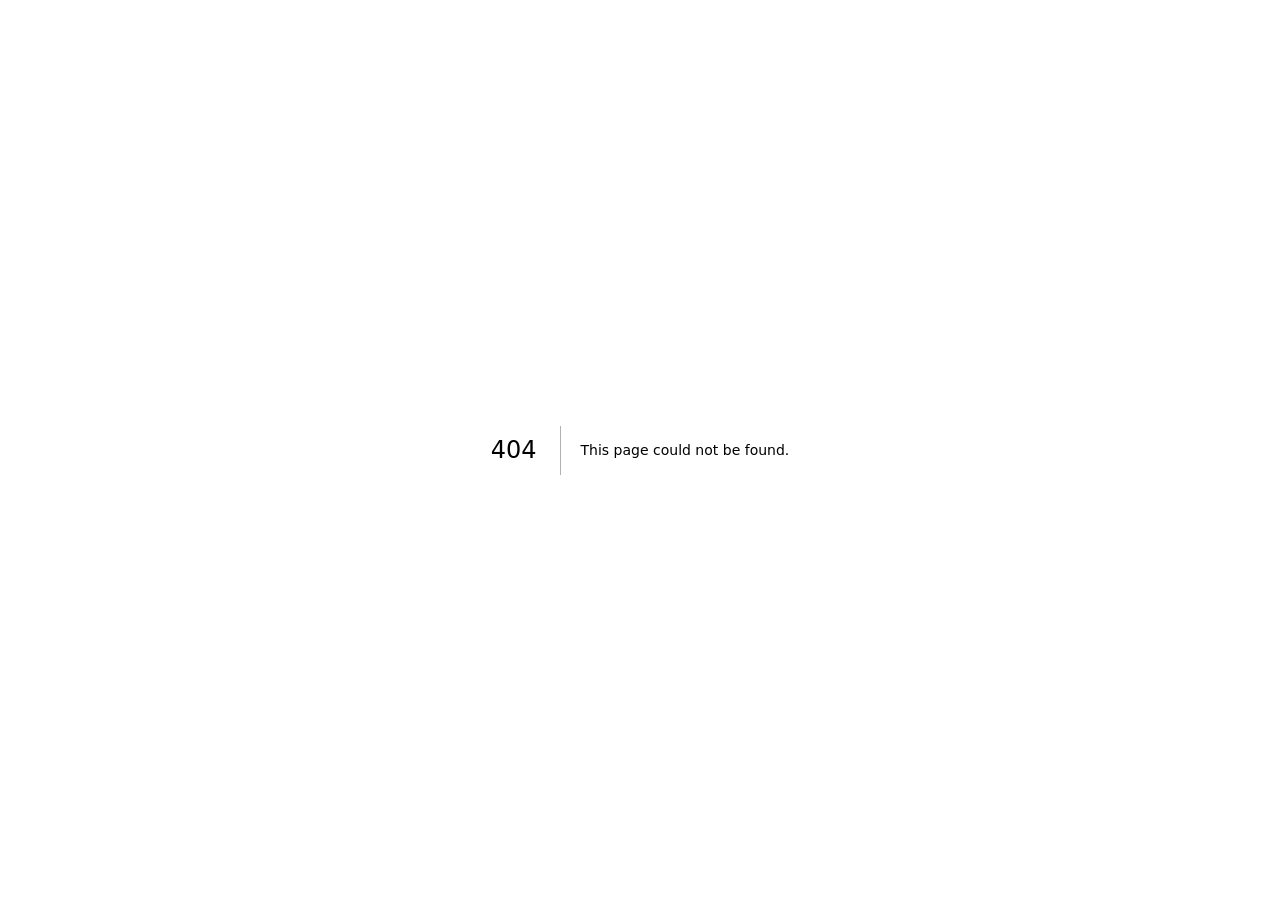
<file: 404/index.html>
<!DOCTYPE html><html lang="en" class="Ur3q_a_variable iaM1Ya_variable antialiased"><head><meta charSet="utf-8"/><meta name="viewport" content="width=device-width, initial-scale=1"/><link rel="stylesheet" href="/_next/static/chunks/39__riw8bj3j1.css" data-precedence="next"/><link rel="preload" as="script" fetchPriority="low" href="/_next/static/chunks/0j1we3cwg31qe.js"/><script src="/_next/static/chunks/16d9m7jc71162.js" async=""></script><script src="/_next/static/chunks/39_j1bdzreq0m.js" async=""></script><script src="/_next/static/chunks/turbopack-2u1d16houkiyo.js" async=""></script><script src="/_next/static/chunks/3qfy96eoyh-ek.js" async=""></script><meta name="robots" content="noindex"/><meta name="theme-color" content="#eeebe4" media="(prefers-color-scheme: light)"/><meta name="theme-color" content="#12110f" media="(prefers-color-scheme: dark)"/><meta name="color-scheme" content="light dark"/><title>Ragul Surya: Software Engineer</title><meta name="description" content="Ragul Surya is a software engineer in Bengaluru who builds backend systems for flight booking, and rebuilds things from scratch to see how they work."/><link rel="author" href="https://ragulsurya.site"/><meta name="author" content="Ragul Surya S"/><meta name="robots" content="index, follow"/><link rel="canonical" href="https://ragulsurya.site/"/><meta property="og:title" content="Ragul Surya: Software Engineer"/><meta property="og:description" content="Ragul Surya is a software engineer in Bengaluru who builds backend systems for flight booking, and rebuilds things from scratch to see how they work."/><meta property="og:url" content="https://ragulsurya.site/"/><meta property="og:site_name" content="Ragul Surya"/><meta property="og:locale" content="en_IN"/><meta property="og:type" content="website"/><meta name="twitter:card" content="summary"/><meta name="twitter:title" content="Ragul Surya: Software Engineer"/><meta name="twitter:description" content="Ragul Surya is a software engineer in Bengaluru who builds backend systems for flight booking, and rebuilds things from scratch to see how they work."/><link rel="icon" href="/icon.svg?icon.0djws0776whob.svg" sizes="any" type="image/svg+xml"/><meta name="next-size-adjust" content=""/><title>404: This page could not be found.</title><script src="/_next/static/chunks/0cz1d0mv5g_q7.js" noModule=""></script></head><body><div hidden=""><!--$--><!--/$--></div><div style="font-family:system-ui,&quot;Segoe UI&quot;,Roboto,Helvetica,Arial,sans-serif,&quot;Apple Color Emoji&quot;,&quot;Segoe UI Emoji&quot;;height:100vh;text-align:center;display:flex;flex-direction:column;align-items:center;justify-content:center"><div><style>body{color:#000;background:#fff;margin:0}.next-error-h1{border-right:1px solid rgba(0,0,0,.3)}@media (prefers-color-scheme:dark){body{color:#fff;background:#000}.next-error-h1{border-right:1px solid rgba(255,255,255,.3)}}</style><h1 class="next-error-h1" style="display:inline-block;margin:0 20px 0 0;padding:0 23px 0 0;font-size:24px;font-weight:500;vertical-align:top;line-height:49px">404</h1><div style="display:inline-block"><h2 style="font-size:14px;font-weight:400;line-height:49px;margin:0">This page could not be found.</h2></div></div></div><!--$--><!--/$--><script type="application/ld+json">{"@context":"https://schema.org","@type":"Person","name":"Ragul Surya S","jobTitle":"Software Engineer","url":"https://ragulsurya.site","email":"mailto:ragulsuryasundarraj@gmail.com","address":{"@type":"PostalAddress","addressLocality":"Bengaluru","addressCountry":"IN"},"sameAs":["https://github.com/ragulsuryas","https://www.linkedin.com/in/ragulsurya","https://leetcode.com/u/ragulsurya"],"knowsAbout":["Backend engineering","Distributed systems","Java","Spring Boot","PostgreSQL","RabbitMQ"]}</script><script id="_R_">(globalThis["TURBOPACK"] || (globalThis["TURBOPACK"] = [])).push({"otherChunks":["static/chunks/0j1we3cwg31qe.js","static/chunks/16d9m7jc71162.js","static/chunks/39_j1bdzreq0m.js"],"runtimeModuleIds":[94553]});</script><script src="/_next/static/chunks/0j1we3cwg31qe.js" async=""></script><script>(self.__next_f=self.__next_f||[]).push([0])</script><script>self.__next_f.push([1,"1:\"$Sreact.fragment\"\n2:\"/_next/static/chunks/3qfy96eoyh-ek.js\"\n3:I[39756,[\"$2\"],\"default\"]\n4:I[37457,[\"$2\"],\"default\"]\n8:I[97367,[\"$2\"],\"OutletBoundary\"]\n9:\"$Sreact.suspense\"\nb:\"ViewportBoundary\"\nc:I[97367,[\"$2\"],\"$b\"]\ne:\"MetadataBoundary\"\nf:I[97367,[\"$2\"],\"$e\"]\n11:I[68027,[\"$2\"],\"default\",1]\n:HL[\"/_next/static/chunks/39__riw8bj3j1.css\",\"style\"]\n6:X\n7:[[\"children\",{\"s\":\"__PAGE__\",\"h\":512,\"d\":{\"r\":[\"$\",\"$1\",\"c\",{\"children\":[[[\"$\",\"title\",null,{\"children\":\"404: This page could not be found.\"}],[\"$\",\"div\",null,{\"style\":\"$0:t:t:d:r:props:children:1:props:children:props:children:0:props:notFound:0:1:props:style\",\"children\":[\"$\",\"div\",null,{\"children\":[[\"$\",\"style\",null,{\"dangerouslySetInnerHTML\":{\"__html\":\"body{color:#000;background:#fff;margin:0}.next-error-h1{border-right:1px solid rgba(0,0,0,.3)}@media (prefers-color-scheme:dark){body{color:#fff;background:#000}.next-error-h1{border-right:1px solid rgba(255,255,255,.3)}}\"}}],[\"$\",\"h1\",null,{\"className\":\"next-error-h1\",\"style\":\"$0:t:t:d:r:props:children:1:props:children:props:children:0:props:notFound:0:1:props:children:props:children:1:props:style\",\"children\":404}],[\"$\",\"div\",null,{\"style\":\"$0:t:t:d:r:props:children:1:props:children:props:children:0:props:notFound:0:1:props:children:props:children:2:props:style\",\"children\":[\"$\",\"h2\",null,{\"style\":\"$0:t:t:d:r:props:children:1:props:children:props:children:0:props:notFound:0:1:props:children:props:children:2:props:children:props:style\",\"children\":\"This page could not be found.\"}]}]]}]}]],null,[\"$\",\"$L8\",null,{\"children\":[\"$\",\"$9\",null,{\"name\":\"Next.MetadataOutlet\",\"children\":\"$@a\"}]}]]}],\"p\":false,\"v\":null}}]]\n5:[[\"children\",{\"s\":\"/_not-found\",\"h\":512,\"d\":{\"r\":[\"$\",\"$1\",\"c\",{\"children\":[null,[\"$\",\"$L3\",null,{\"parallelRouterKey\":\"children\",\"error\":\"$undefined\",\"errorStyles\":\"$undefined\",\"errorScripts\":\"$undefined\",\"template\":[\"$\",\"$L4\",null,{}],\"templateStyles\":\"$undefined\",\"templateScripts\":\"$undefined\",\"notFound\":\"$undefined\",\"forbidden\":\"$undefined\",\"unauthorized\":\"$undefined\"}]]}],\"p\":false,\"v\":\"$6\"},\"c\":\"$Q7\"}]]\n0:{\"P\":null,\"c\":[\"\",\"_not-found\",\"\"],\"q\":\"\",\"i\":false,\"t\":{\"t\":{\"s\":\"\",\"h\":528,\"d\":{\"r\":[\"$\",\"$1\",\"c\",{\"children\":[[[\"$\",\"link\",\"0\",{\"rel\":\"stylesheet\",\"href\":\"/_next/static/chunks/39__riw8bj3j1.css\",\"precedence\":\"next\",\"crossOrigin\":\"$undefined\",\"nonce\":\"$undefined\"}],[\"$\",\"script\",\"script-0\",{\"src\":\"/_next/static/chunks/3qfy96eoyh-ek.js\",\"async\":true,\"nonce\":\"$undefined\"}]],[\"$\",\"html\",null,{\"lang\":\"en\",\"className\":\"Ur3q_a_variable iaM1Ya_variable antialiased\",\"children\":[\"$\",\"body\",null,{\"children\":[[\"$\",\"$L3\",null,{\"parallelRouterKey\":\"children\",\"error\":\"$undefined\",\"errorStyles\":\"$undefined\",\"errorScripts\":\"$undefined\",\"template\":[\"$\",\"$L4\",null,{}],\"templateStyles\":\"$undefined\",\"templateScripts\":\"$undefined\",\"notFound\":[[[\"$\",\"title\",null,{\"children\":\"404: This page could not be found.\"}],[\"$\",\"div\",null,{\"style\":{\"fontFamily\":\"system-ui,\\\"Segoe UI\\\",Roboto,Helvetica,Arial,sans-serif,\\\"Apple Color Emoji\\\",\\\"Segoe UI Emoji\\\"\",\"height\":\"100vh\",\"textAlign\":\"center\",\"display\":\"flex\",\"flexDirection\":\"column\",\"alignItems\":\"center\",\"justifyContent\":\"center\"},\"children\":[\"$\",\"div\",null,{\"children\":[[\"$\",\"style\",null,{\"dangerouslySetInnerHTML\":{\"__html\":\"body{color:#000;background:#fff;margin:0}.next-error-h1{border-right:1px solid rgba(0,0,0,.3)}@media (prefers-color-scheme:dark){body{color:#fff;background:#000}.next-error-h1{border-right:1px solid rgba(255,255,255,.3)}}\"}}],[\"$\",\"h1\",null,{\"className\":\"next-error-h1\",\"style\":{\"display\":\"inline-block\",\"margin\":\"0 20px 0 0\",\"padding\":\"0 23px 0 0\",\"fontSize\":24,\"fontWeight\":500,\"verticalAlign\":\"top\",\"lineHeight\":\"49px\"},\"children\":404}],[\"$\",\"div\",null,{\"style\":{\"display\":\"inline-block\"},\"children\":[\"$\",\"h2\",null,{\"style\":{\"fontSize\":14,\"fontWeight\":400,\"lineHeight\":\"49px\",\"margin\":0},\"children\":\"This page could not be found.\"}]}]]}]}]],[]],\"forbidden\":\"$undefined\",\"unauthorized\":\"$undefined\"}],[\"$\",\"script\",null,{\"type\":\"application/ld+json\",\"dangerouslySetInnerHTML\":{\"__html\":\"{\\\"@context\\\":\\\"https://schema.org\\\",\\\"@type\\\":\\\"Person\\\",\\\"name\\\":\\\"Ragul Surya S\\\",\\\"jobTitle\\\":\\\"Software Engineer\\\",\\\"url\\\":\\\"https://ragulsurya.site\\\",\\\"email\\\":\\\"mailto:ragulsuryasundarraj@gmail.com\\\",\\\"address\\\":{\\\"@type\\\":\\\"PostalAddress\\\",\\\"addressLocality\\\":\\\"Bengaluru\\\",\\\"addressCountry\\\":\\\"IN\\\"},\\\"sameAs\\\":[\\\"https://github.com/ragulsuryas\\\",\\\"https://www.linkedin.com/in/ragulsurya\\\",\\\"https://leetcode.com/u/ragulsurya\\\"],\\\"knowsAbout\\\":[\\\"Backend engineering\\\",\\\"Distributed systems\\\",\\\"Java\\\",\\\"Spring Boot\\\",\\\"PostgreSQL\\\",\\\"RabbitMQ\\\"]}\"}}]]}]}]]}],\"p\":false,\"v\":null},\"c\":\"$Q5\"},\"h\":{\"r\":[\"$\",\"$1\",\"h\",{\"children\":[[\"$\",\"meta\",null,{\"name\":\"robots\",\"content\":\"noindex\"}],[\"$\",\"$Lc\",null,{\"children\":\"$Ld\"}],[\"$\",\"$Lf\",null,{\"children\":[[\"$\",\"div\",null,{\"hidden\":true,\"children\":[\"$\",\"$9\",null,{\"name\":\"Next.Metadata\",\"children\":\"$L10\"}]}],null]}],[\"$\",\"meta\",null,{\"name\":\"next-size-adjust\",\"content\":\"\"}]]}],\"p\":false,\"v\":null}},\"m\":\"$undefined\",\"G\":[\"$11\",[[\"$\",\"link\",\"0\",{\"rel\":\"stylesheet\",\"href\":\"/_next/static/chunks/39__riw8bj3j1.css\",\"precedence\":\"next\",\"crossOrigin\":\"$undefined\",\"nonce\":\"$undefined\"}]]],\"S\":true,\"r\":\"$undefined\",\"s\":\"$undefined\",\"a\":\"$undefined\",\"l\":\"$undefined\",\"p\":\"$undefined\",\"d\":\"$undefined\",\"b\":\"_jDfcwW39hvL6Rqxw_0fE\"}\n6:C\nd:[[\"$\",\"meta\",\"0\",{\"charSet\":\"utf-8\"}],[\"$\",\"meta\",\"1\",{\"name\":\"viewport\",\"content\":\"width=device-width, initial-scale=1\"}],[\"$\",\"meta\",\"2\",{\"name\":\"theme-color\",\"content\":\"#eeebe4\",\"media\":\"(prefers-color-scheme: light)\"}],[\"$\",\"meta\",\"3\",{\"name\":\"theme-color\",\"content\":\"#12110f\",\"media\":\"(prefers-color-scheme: dark)\"}],[\"$\",\"meta\",\"4\",{\"name\":\"color-scheme\",\"content\":\"light dark\"}]]\n12:I[27201,[\"$2\"],\"IconMark\"]\na:null\n10:[[\"$\",\"title\",\"0\",{\"children\":\"Ragul Surya: Software Engineer\"}],[\"$\",\"meta\",\"1\",{\"name\":\"description\",\"content\":\"Ragul Surya is a software engineer in Bengaluru who builds backend systems for flight booking, and rebuilds things from scratch to see how they work.\"}],[\"$\",\"link\",\"2\",{\"rel\":\"author\",\"href\":\"https://ragulsurya.site\"}],[\"$\",\"meta\",\"3\",{\"name\":\"author\",\"content\":\"Ragul Surya S\"}],[\"$\",\"meta\",\"4\",{\"name\":\"robots\",\"content\":\"index, follow\"}],[\"$\",\"link\",\"5\",{\"rel\":\"canonical\",\"href\":\"https://ragulsurya.site/\"}],[\"$\",\"meta\",\"6\",{\"property\":\"og:title\",\"content\":\"Ragul Surya: Software Engineer\"}],[\"$\",\"meta\",\"7\",{\"property\":\"og:description\",\"content\":\"Ragul Surya is a software engineer in Bengaluru who builds backend systems for flight booking, and rebuilds things from scratch to see how they work.\"}],[\"$\",\"meta\",\"8\",{\"property\":\"og:url\",\"content\":\"https://ragulsurya.site/\"}],[\"$\",\"meta\",\"9\",{\"property\":\"og:site_name\",\"content\":\"Ragul Surya\"}],[\"$\",\"meta\",\"10\",{\"property\":\"og:locale\",\"content\":\"en_IN\"}],[\"$\",\"meta\",\"11\",{\"property\":\"og:type\",\"content\":\"website\"}],[\"$\",\"meta\",\"12\",{\"name\":\"twitter:card\",\"content\":\"summary\"}],[\"$\",\"meta\",\"13\",{\"name\":\"twitter:title\",\"content\":\"Ragul Surya: Software Engineer\"}],[\"$\",\"meta\",\"14\",{\"name\":\"twitter:description\",\"content\":\"Ragul Surya is a software engineer in Bengaluru who builds backend systems for flight booking, and rebuilds things from scratch to see how they work.\"}],[\"$\",\"link\",\"15\",{\"rel\":\"icon\",\"href\":\"/icon.svg?icon.0djws0776whob.svg\",\"sizes\":\"any\",\"type\":\"image/svg+xml\"}],[\"$\",\"$L12\",\"16\",{}]]\n"])</script></body></html>
</file>
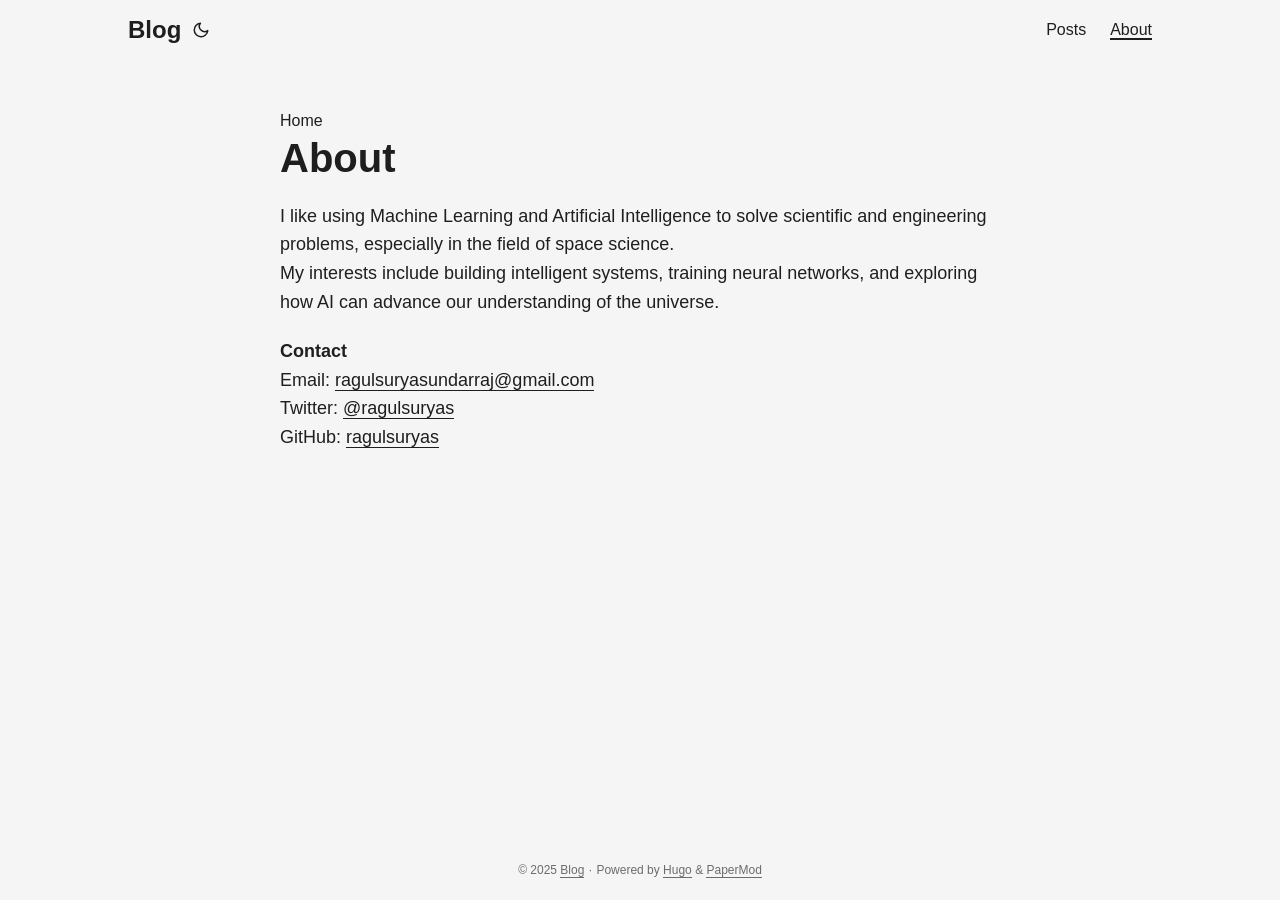
<file: about/index.html>
<!DOCTYPE html>
<html lang="en" dir="auto">

<head><meta charset="utf-8">
<meta http-equiv="X-UA-Compatible" content="IE=edge">
<meta name="viewport" content="width=device-width, initial-scale=1, shrink-to-fit=no">
<meta name="robots" content="index, follow">
<title>About | Blog</title>
<meta name="keywords" content="">
<meta name="description" content="I like using Machine Learning and Artificial Intelligence to solve scientific and engineering problems, especially in the field of space science.
My interests include building intelligent systems, training neural networks, and exploring how AI can advance our understanding of the universe.
Contact
Email: ragulsuryasundarraj@gmail.com
Twitter: @ragulsuryas
GitHub: ragulsuryas">
<meta name="author" content="">
<link rel="canonical" href="https://ragulsuryas.github.io/about/">
<link crossorigin="anonymous" href="https://ragulsuryas.github.io/assets/css/stylesheet.8fe10233a706bc87f2e08b3cf97b8bd4c0a80f10675a143675d59212121037c0.css" integrity="sha256-j&#43;ECM6cGvIfy4Is8&#43;XuL1MCoDxBnWhQ2ddWSEhIQN8A=" rel="preload stylesheet" as="style">
<link rel="icon" href="https://ragulsuryas.github.io/favicon.ico">
<link rel="icon" type="image/png" sizes="16x16" href="https://ragulsuryas.github.io/favicon-16x16.png">
<link rel="icon" type="image/png" sizes="32x32" href="https://ragulsuryas.github.io/favicon-32x32.png">
<link rel="apple-touch-icon" href="https://ragulsuryas.github.io/apple-touch-icon.png">
<link rel="mask-icon" href="https://ragulsuryas.github.io/safari-pinned-tab.svg">
<meta name="theme-color" content="#2e2e33">
<meta name="msapplication-TileColor" content="#2e2e33">
<link rel="alternate" type="application/rss+xml" href="https://ragulsuryas.github.io/about/index.xml">
<link rel="alternate" hreflang="en" href="https://ragulsuryas.github.io/about/">
<noscript>
    <style>
        #theme-toggle,
        .top-link {
            display: none;
        }

    </style>
    <style>
        @media (prefers-color-scheme: dark) {
            :root {
                --theme: rgb(29, 30, 32);
                --entry: rgb(46, 46, 51);
                --primary: rgb(218, 218, 219);
                --secondary: rgb(155, 156, 157);
                --tertiary: rgb(65, 66, 68);
                --content: rgb(196, 196, 197);
                --code-block-bg: rgb(46, 46, 51);
                --code-bg: rgb(55, 56, 62);
                --border: rgb(51, 51, 51);
            }

            .list {
                background: var(--theme);
            }

            .list:not(.dark)::-webkit-scrollbar-track {
                background: 0 0;
            }

            .list:not(.dark)::-webkit-scrollbar-thumb {
                border-color: var(--theme);
            }
        }

    </style>
</noscript><meta property="og:url" content="https://ragulsuryas.github.io/about/">
  <meta property="og:site_name" content="Blog">
  <meta property="og:title" content="About">
  <meta property="og:description" content="I like using Machine Learning and Artificial Intelligence to solve scientific and engineering problems, especially in the field of space science.
My interests include building intelligent systems, training neural networks, and exploring how AI can advance our understanding of the universe.
Contact
Email: ragulsuryasundarraj@gmail.com
Twitter: @ragulsuryas
GitHub: ragulsuryas">
  <meta property="og:locale" content="en-us">
  <meta property="og:type" content="website">
<meta name="twitter:card" content="summary">
<meta name="twitter:title" content="About">
<meta name="twitter:description" content="">


<script type="application/ld+json">
{
  "@context": "https://schema.org",
  "@type": "BreadcrumbList",
  "itemListElement": [
    {
      "@type": "ListItem",
      "position":  1 ,
      "name": "About",
      "item": "https://ragulsuryas.github.io/about/"
    }
  ]
}
</script>
</head>

<body class="list" id="top">
<script>
    if (localStorage.getItem("pref-theme") === "dark") {
        document.body.classList.add('dark');
    } else if (localStorage.getItem("pref-theme") === "light") {
        document.body.classList.remove('dark')
    } else if (window.matchMedia('(prefers-color-scheme: dark)').matches) {
        document.body.classList.add('dark');
    }

</script>

<header class="header">
    <nav class="nav">
        <div class="logo">
            <a href="https://ragulsuryas.github.io/" accesskey="h" title="Blog (Alt + H)">Blog</a>
            <div class="logo-switches">
                <button id="theme-toggle" accesskey="t" title="(Alt + T)" aria-label="Toggle theme">
                    <svg id="moon" xmlns="http://www.w3.org/2000/svg" width="24" height="18" viewBox="0 0 24 24"
                        fill="none" stroke="currentColor" stroke-width="2" stroke-linecap="round"
                        stroke-linejoin="round">
                        <path d="M21 12.79A9 9 0 1 1 11.21 3 7 7 0 0 0 21 12.79z"></path>
                    </svg>
                    <svg id="sun" xmlns="http://www.w3.org/2000/svg" width="24" height="18" viewBox="0 0 24 24"
                        fill="none" stroke="currentColor" stroke-width="2" stroke-linecap="round"
                        stroke-linejoin="round">
                        <circle cx="12" cy="12" r="5"></circle>
                        <line x1="12" y1="1" x2="12" y2="3"></line>
                        <line x1="12" y1="21" x2="12" y2="23"></line>
                        <line x1="4.22" y1="4.22" x2="5.64" y2="5.64"></line>
                        <line x1="18.36" y1="18.36" x2="19.78" y2="19.78"></line>
                        <line x1="1" y1="12" x2="3" y2="12"></line>
                        <line x1="21" y1="12" x2="23" y2="12"></line>
                        <line x1="4.22" y1="19.78" x2="5.64" y2="18.36"></line>
                        <line x1="18.36" y1="5.64" x2="19.78" y2="4.22"></line>
                    </svg>
                </button>
            </div>
        </div>
        <ul id="menu">
            <li>
                <a href="https://ragulsuryas.github.io/posts/" title="Posts">
                    <span>Posts</span>
                </a>
            </li>
            <li>
                <a href="https://ragulsuryas.github.io/about/" title="About">
                    <span class="active">About</span>
                </a>
            </li>
        </ul>
    </nav>
</header>
<main class="main"> 
<header class="page-header"><div class="breadcrumbs"><a href="https://ragulsuryas.github.io/">Home</a></div>
  <h1>
    About
  </h1>
</header>
<div class="post-content"><p>I like using Machine Learning and Artificial Intelligence to solve scientific and engineering problems, especially in the field of space science.<br>
My interests include building intelligent systems, training neural networks, and exploring how AI can advance our understanding of the universe.</p>
<p><strong>Contact</strong><br>
Email: <a href="mailto:ragulsuryasundarraj@gmail.com">ragulsuryasundarraj@gmail.com</a><br>
Twitter: <a href="https://twitter.com/ragulsuryas">@ragulsuryas</a><br>
GitHub: <a href="https://github.com/ragulsuryas">ragulsuryas</a></p>


</div>
    </main>
    
<footer class="footer">
        <span>&copy; 2025 <a href="https://ragulsuryas.github.io/">Blog</a></span> · 

    <span>
        Powered by
        <a href="https://gohugo.io/" rel="noopener noreferrer" target="_blank">Hugo</a> &
        <a href="https://github.com/adityatelange/hugo-PaperMod/" rel="noopener" target="_blank">PaperMod</a>
    </span>
</footer>
<a href="#top" aria-label="go to top" title="Go to Top (Alt + G)" class="top-link" id="top-link" accesskey="g">
    <svg xmlns="http://www.w3.org/2000/svg" viewBox="0 0 12 6" fill="currentColor">
        <path d="M12 6H0l6-6z" />
    </svg>
</a>

<script>
    let menu = document.getElementById('menu')
    if (menu) {
        menu.scrollLeft = localStorage.getItem("menu-scroll-position");
        menu.onscroll = function () {
            localStorage.setItem("menu-scroll-position", menu.scrollLeft);
        }
    }

    document.querySelectorAll('a[href^="#"]').forEach(anchor => {
        anchor.addEventListener("click", function (e) {
            e.preventDefault();
            var id = this.getAttribute("href").substr(1);
            if (!window.matchMedia('(prefers-reduced-motion: reduce)').matches) {
                document.querySelector(`[id='${decodeURIComponent(id)}']`).scrollIntoView({
                    behavior: "smooth"
                });
            } else {
                document.querySelector(`[id='${decodeURIComponent(id)}']`).scrollIntoView();
            }
            if (id === "top") {
                history.replaceState(null, null, " ");
            } else {
                history.pushState(null, null, `#${id}`);
            }
        });
    });

</script>
<script>
    var mybutton = document.getElementById("top-link");
    window.onscroll = function () {
        if (document.body.scrollTop > 800 || document.documentElement.scrollTop > 800) {
            mybutton.style.visibility = "visible";
            mybutton.style.opacity = "1";
        } else {
            mybutton.style.visibility = "hidden";
            mybutton.style.opacity = "0";
        }
    };

</script>
<script>
    document.getElementById("theme-toggle").addEventListener("click", () => {
        if (document.body.className.includes("dark")) {
            document.body.classList.remove('dark');
            localStorage.setItem("pref-theme", 'light');
        } else {
            document.body.classList.add('dark');
            localStorage.setItem("pref-theme", 'dark');
        }
    })

</script>
</body>

</html>
</file>
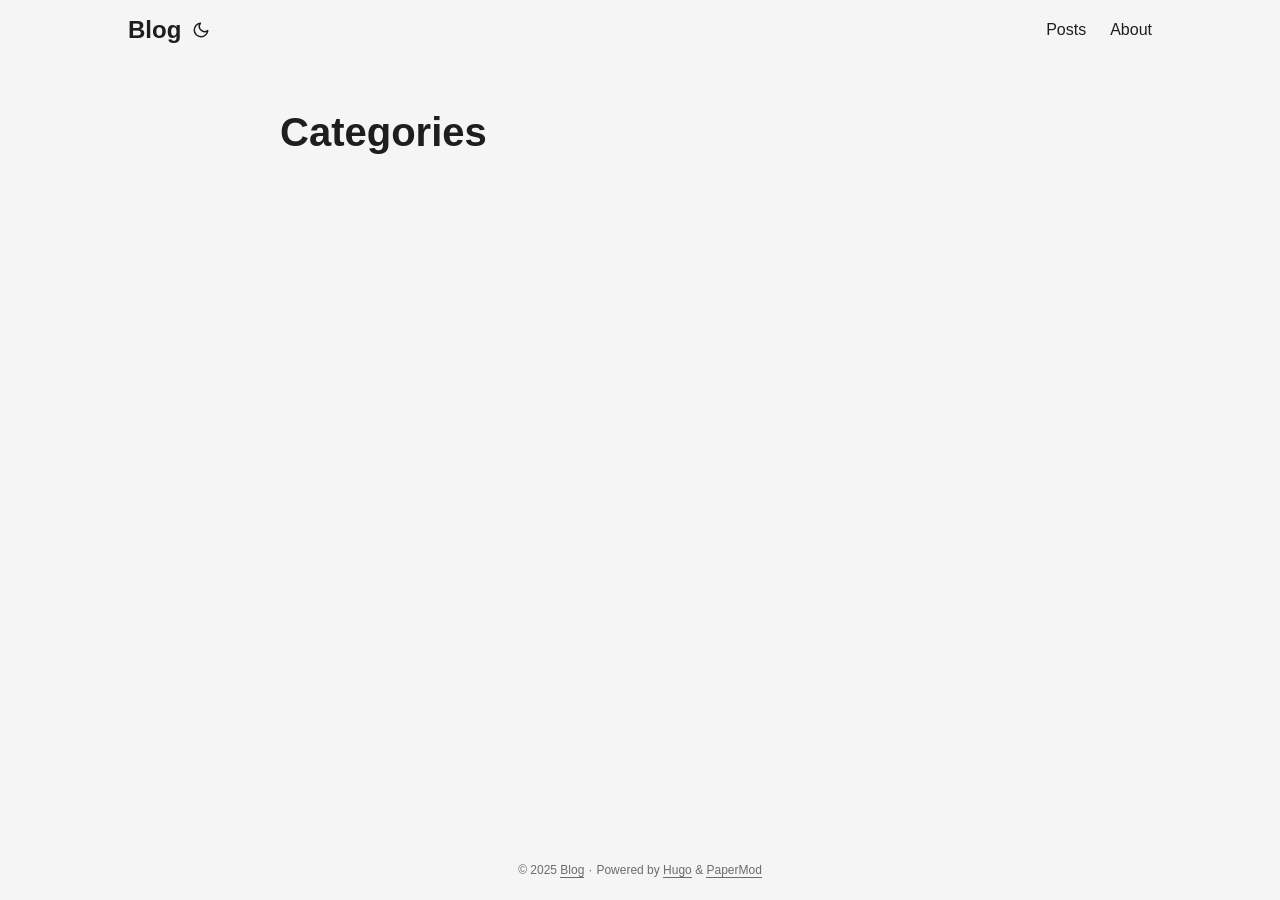
<file: categories/index.html>
<!DOCTYPE html>
<html lang="en" dir="auto">

<head><meta charset="utf-8">
<meta http-equiv="X-UA-Compatible" content="IE=edge">
<meta name="viewport" content="width=device-width, initial-scale=1, shrink-to-fit=no">
<meta name="robots" content="index, follow">
<title>Categories | Blog</title>
<meta name="keywords" content="">
<meta name="description" content="">
<meta name="author" content="">
<link rel="canonical" href="https://ragulsuryas.github.io/categories/">
<link crossorigin="anonymous" href="https://ragulsuryas.github.io/assets/css/stylesheet.8fe10233a706bc87f2e08b3cf97b8bd4c0a80f10675a143675d59212121037c0.css" integrity="sha256-j&#43;ECM6cGvIfy4Is8&#43;XuL1MCoDxBnWhQ2ddWSEhIQN8A=" rel="preload stylesheet" as="style">
<link rel="icon" href="https://ragulsuryas.github.io/favicon.ico">
<link rel="icon" type="image/png" sizes="16x16" href="https://ragulsuryas.github.io/favicon-16x16.png">
<link rel="icon" type="image/png" sizes="32x32" href="https://ragulsuryas.github.io/favicon-32x32.png">
<link rel="apple-touch-icon" href="https://ragulsuryas.github.io/apple-touch-icon.png">
<link rel="mask-icon" href="https://ragulsuryas.github.io/safari-pinned-tab.svg">
<meta name="theme-color" content="#2e2e33">
<meta name="msapplication-TileColor" content="#2e2e33">
<link rel="alternate" type="application/rss+xml" href="https://ragulsuryas.github.io/categories/index.xml">
<link rel="alternate" hreflang="en" href="https://ragulsuryas.github.io/categories/">
<noscript>
    <style>
        #theme-toggle,
        .top-link {
            display: none;
        }

    </style>
    <style>
        @media (prefers-color-scheme: dark) {
            :root {
                --theme: rgb(29, 30, 32);
                --entry: rgb(46, 46, 51);
                --primary: rgb(218, 218, 219);
                --secondary: rgb(155, 156, 157);
                --tertiary: rgb(65, 66, 68);
                --content: rgb(196, 196, 197);
                --code-block-bg: rgb(46, 46, 51);
                --code-bg: rgb(55, 56, 62);
                --border: rgb(51, 51, 51);
            }

            .list {
                background: var(--theme);
            }

            .list:not(.dark)::-webkit-scrollbar-track {
                background: 0 0;
            }

            .list:not(.dark)::-webkit-scrollbar-thumb {
                border-color: var(--theme);
            }
        }

    </style>
</noscript><meta property="og:url" content="https://ragulsuryas.github.io/categories/">
  <meta property="og:site_name" content="Blog">
  <meta property="og:title" content="Categories">
  <meta property="og:locale" content="en-us">
  <meta property="og:type" content="website">
<meta name="twitter:card" content="summary">
<meta name="twitter:title" content="Categories">
<meta name="twitter:description" content="">

</head>

<body class="list" id="top">
<script>
    if (localStorage.getItem("pref-theme") === "dark") {
        document.body.classList.add('dark');
    } else if (localStorage.getItem("pref-theme") === "light") {
        document.body.classList.remove('dark')
    } else if (window.matchMedia('(prefers-color-scheme: dark)').matches) {
        document.body.classList.add('dark');
    }

</script>

<header class="header">
    <nav class="nav">
        <div class="logo">
            <a href="https://ragulsuryas.github.io/" accesskey="h" title="Blog (Alt + H)">Blog</a>
            <div class="logo-switches">
                <button id="theme-toggle" accesskey="t" title="(Alt + T)" aria-label="Toggle theme">
                    <svg id="moon" xmlns="http://www.w3.org/2000/svg" width="24" height="18" viewBox="0 0 24 24"
                        fill="none" stroke="currentColor" stroke-width="2" stroke-linecap="round"
                        stroke-linejoin="round">
                        <path d="M21 12.79A9 9 0 1 1 11.21 3 7 7 0 0 0 21 12.79z"></path>
                    </svg>
                    <svg id="sun" xmlns="http://www.w3.org/2000/svg" width="24" height="18" viewBox="0 0 24 24"
                        fill="none" stroke="currentColor" stroke-width="2" stroke-linecap="round"
                        stroke-linejoin="round">
                        <circle cx="12" cy="12" r="5"></circle>
                        <line x1="12" y1="1" x2="12" y2="3"></line>
                        <line x1="12" y1="21" x2="12" y2="23"></line>
                        <line x1="4.22" y1="4.22" x2="5.64" y2="5.64"></line>
                        <line x1="18.36" y1="18.36" x2="19.78" y2="19.78"></line>
                        <line x1="1" y1="12" x2="3" y2="12"></line>
                        <line x1="21" y1="12" x2="23" y2="12"></line>
                        <line x1="4.22" y1="19.78" x2="5.64" y2="18.36"></line>
                        <line x1="18.36" y1="5.64" x2="19.78" y2="4.22"></line>
                    </svg>
                </button>
            </div>
        </div>
        <ul id="menu">
            <li>
                <a href="https://ragulsuryas.github.io/posts/" title="Posts">
                    <span>Posts</span>
                </a>
            </li>
            <li>
                <a href="https://ragulsuryas.github.io/about/" title="About">
                    <span>About</span>
                </a>
            </li>
        </ul>
    </nav>
</header>
<main class="main">
<header class="page-header">
    <h1>Categories</h1>
</header>

<ul class="terms-tags">
</ul>
    </main>
    
<footer class="footer">
        <span>&copy; 2025 <a href="https://ragulsuryas.github.io/">Blog</a></span> · 

    <span>
        Powered by
        <a href="https://gohugo.io/" rel="noopener noreferrer" target="_blank">Hugo</a> &
        <a href="https://github.com/adityatelange/hugo-PaperMod/" rel="noopener" target="_blank">PaperMod</a>
    </span>
</footer>
<a href="#top" aria-label="go to top" title="Go to Top (Alt + G)" class="top-link" id="top-link" accesskey="g">
    <svg xmlns="http://www.w3.org/2000/svg" viewBox="0 0 12 6" fill="currentColor">
        <path d="M12 6H0l6-6z" />
    </svg>
</a>

<script>
    let menu = document.getElementById('menu')
    if (menu) {
        menu.scrollLeft = localStorage.getItem("menu-scroll-position");
        menu.onscroll = function () {
            localStorage.setItem("menu-scroll-position", menu.scrollLeft);
        }
    }

    document.querySelectorAll('a[href^="#"]').forEach(anchor => {
        anchor.addEventListener("click", function (e) {
            e.preventDefault();
            var id = this.getAttribute("href").substr(1);
            if (!window.matchMedia('(prefers-reduced-motion: reduce)').matches) {
                document.querySelector(`[id='${decodeURIComponent(id)}']`).scrollIntoView({
                    behavior: "smooth"
                });
            } else {
                document.querySelector(`[id='${decodeURIComponent(id)}']`).scrollIntoView();
            }
            if (id === "top") {
                history.replaceState(null, null, " ");
            } else {
                history.pushState(null, null, `#${id}`);
            }
        });
    });

</script>
<script>
    var mybutton = document.getElementById("top-link");
    window.onscroll = function () {
        if (document.body.scrollTop > 800 || document.documentElement.scrollTop > 800) {
            mybutton.style.visibility = "visible";
            mybutton.style.opacity = "1";
        } else {
            mybutton.style.visibility = "hidden";
            mybutton.style.opacity = "0";
        }
    };

</script>
<script>
    document.getElementById("theme-toggle").addEventListener("click", () => {
        if (document.body.className.includes("dark")) {
            document.body.classList.remove('dark');
            localStorage.setItem("pref-theme", 'light');
        } else {
            document.body.classList.add('dark');
            localStorage.setItem("pref-theme", 'dark');
        }
    })

</script>
</body>

</html>
</file>
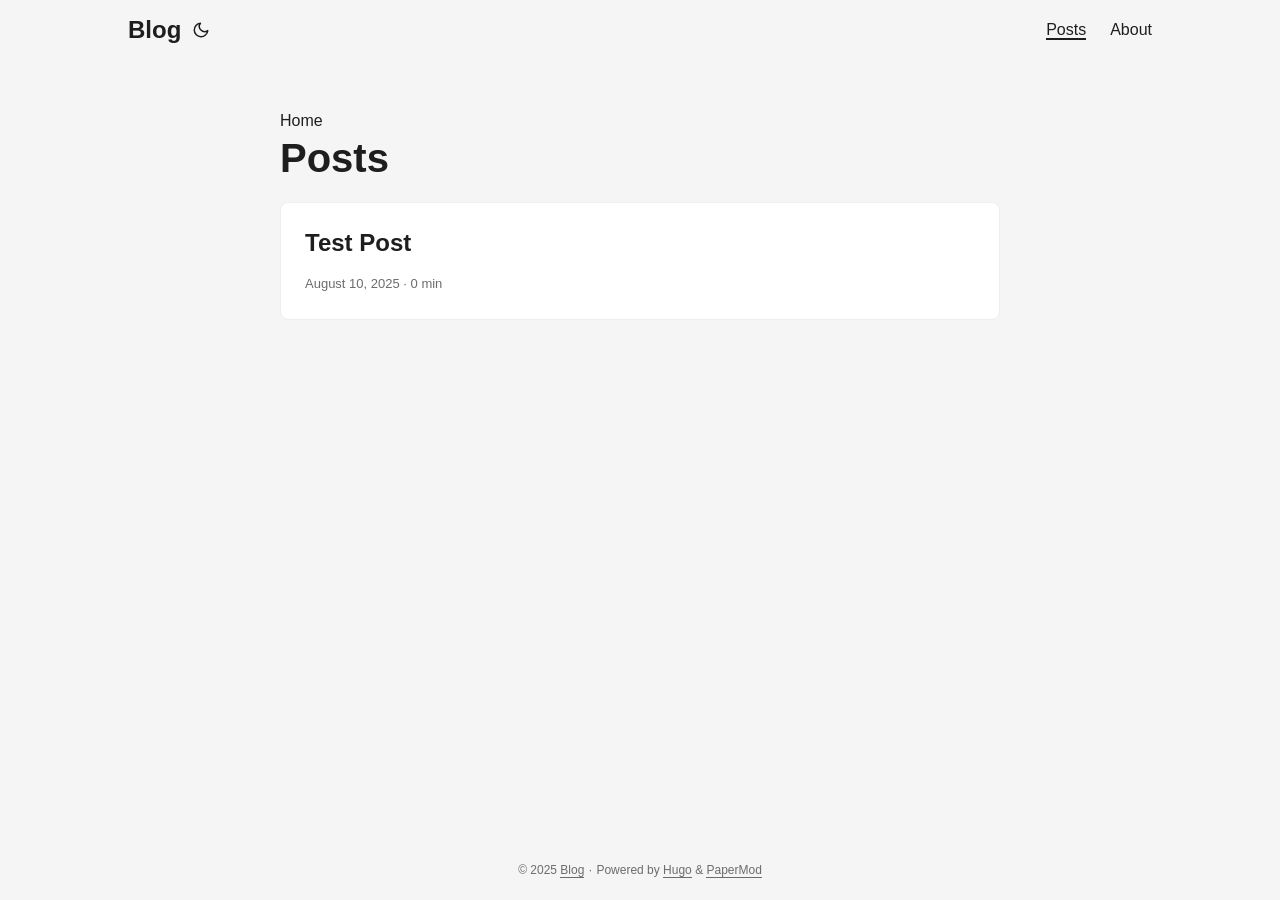
<file: posts/index.html>
<!DOCTYPE html>
<html lang="en" dir="auto">

<head><meta charset="utf-8">
<meta http-equiv="X-UA-Compatible" content="IE=edge">
<meta name="viewport" content="width=device-width, initial-scale=1, shrink-to-fit=no">
<meta name="robots" content="index, follow">
<title>Posts | Blog</title>
<meta name="keywords" content="">
<meta name="description" content="Posts - Blog">
<meta name="author" content="">
<link rel="canonical" href="https://ragulsuryas.github.io/posts/">
<link crossorigin="anonymous" href="https://ragulsuryas.github.io/assets/css/stylesheet.8fe10233a706bc87f2e08b3cf97b8bd4c0a80f10675a143675d59212121037c0.css" integrity="sha256-j&#43;ECM6cGvIfy4Is8&#43;XuL1MCoDxBnWhQ2ddWSEhIQN8A=" rel="preload stylesheet" as="style">
<link rel="icon" href="https://ragulsuryas.github.io/favicon.ico">
<link rel="icon" type="image/png" sizes="16x16" href="https://ragulsuryas.github.io/favicon-16x16.png">
<link rel="icon" type="image/png" sizes="32x32" href="https://ragulsuryas.github.io/favicon-32x32.png">
<link rel="apple-touch-icon" href="https://ragulsuryas.github.io/apple-touch-icon.png">
<link rel="mask-icon" href="https://ragulsuryas.github.io/safari-pinned-tab.svg">
<meta name="theme-color" content="#2e2e33">
<meta name="msapplication-TileColor" content="#2e2e33">
<link rel="alternate" type="application/rss+xml" href="https://ragulsuryas.github.io/posts/index.xml">
<link rel="alternate" hreflang="en" href="https://ragulsuryas.github.io/posts/">
<noscript>
    <style>
        #theme-toggle,
        .top-link {
            display: none;
        }

    </style>
    <style>
        @media (prefers-color-scheme: dark) {
            :root {
                --theme: rgb(29, 30, 32);
                --entry: rgb(46, 46, 51);
                --primary: rgb(218, 218, 219);
                --secondary: rgb(155, 156, 157);
                --tertiary: rgb(65, 66, 68);
                --content: rgb(196, 196, 197);
                --code-block-bg: rgb(46, 46, 51);
                --code-bg: rgb(55, 56, 62);
                --border: rgb(51, 51, 51);
            }

            .list {
                background: var(--theme);
            }

            .list:not(.dark)::-webkit-scrollbar-track {
                background: 0 0;
            }

            .list:not(.dark)::-webkit-scrollbar-thumb {
                border-color: var(--theme);
            }
        }

    </style>
</noscript><meta property="og:url" content="https://ragulsuryas.github.io/posts/">
  <meta property="og:site_name" content="Blog">
  <meta property="og:title" content="Posts">
  <meta property="og:locale" content="en-us">
  <meta property="og:type" content="website">
<meta name="twitter:card" content="summary">
<meta name="twitter:title" content="Posts">
<meta name="twitter:description" content="">


<script type="application/ld+json">
{
  "@context": "https://schema.org",
  "@type": "BreadcrumbList",
  "itemListElement": [
    {
      "@type": "ListItem",
      "position":  1 ,
      "name": "Posts",
      "item": "https://ragulsuryas.github.io/posts/"
    }
  ]
}
</script>
</head>

<body class="list" id="top">
<script>
    if (localStorage.getItem("pref-theme") === "dark") {
        document.body.classList.add('dark');
    } else if (localStorage.getItem("pref-theme") === "light") {
        document.body.classList.remove('dark')
    } else if (window.matchMedia('(prefers-color-scheme: dark)').matches) {
        document.body.classList.add('dark');
    }

</script>

<header class="header">
    <nav class="nav">
        <div class="logo">
            <a href="https://ragulsuryas.github.io/" accesskey="h" title="Blog (Alt + H)">Blog</a>
            <div class="logo-switches">
                <button id="theme-toggle" accesskey="t" title="(Alt + T)" aria-label="Toggle theme">
                    <svg id="moon" xmlns="http://www.w3.org/2000/svg" width="24" height="18" viewBox="0 0 24 24"
                        fill="none" stroke="currentColor" stroke-width="2" stroke-linecap="round"
                        stroke-linejoin="round">
                        <path d="M21 12.79A9 9 0 1 1 11.21 3 7 7 0 0 0 21 12.79z"></path>
                    </svg>
                    <svg id="sun" xmlns="http://www.w3.org/2000/svg" width="24" height="18" viewBox="0 0 24 24"
                        fill="none" stroke="currentColor" stroke-width="2" stroke-linecap="round"
                        stroke-linejoin="round">
                        <circle cx="12" cy="12" r="5"></circle>
                        <line x1="12" y1="1" x2="12" y2="3"></line>
                        <line x1="12" y1="21" x2="12" y2="23"></line>
                        <line x1="4.22" y1="4.22" x2="5.64" y2="5.64"></line>
                        <line x1="18.36" y1="18.36" x2="19.78" y2="19.78"></line>
                        <line x1="1" y1="12" x2="3" y2="12"></line>
                        <line x1="21" y1="12" x2="23" y2="12"></line>
                        <line x1="4.22" y1="19.78" x2="5.64" y2="18.36"></line>
                        <line x1="18.36" y1="5.64" x2="19.78" y2="4.22"></line>
                    </svg>
                </button>
            </div>
        </div>
        <ul id="menu">
            <li>
                <a href="https://ragulsuryas.github.io/posts/" title="Posts">
                    <span class="active">Posts</span>
                </a>
            </li>
            <li>
                <a href="https://ragulsuryas.github.io/about/" title="About">
                    <span>About</span>
                </a>
            </li>
        </ul>
    </nav>
</header>
<main class="main"> 
<header class="page-header"><div class="breadcrumbs"><a href="https://ragulsuryas.github.io/">Home</a></div>
  <h1>
    Posts
  </h1>
</header>

<article class="post-entry"> 
  <header class="entry-header">
    <h2 class="entry-hint-parent">Test Post
    </h2>
  </header>
  <div class="entry-content">
    <p></p>
  </div>
  <footer class="entry-footer"><span title='2025-08-10 21:35:26 +0530 +0530'>August 10, 2025</span>&nbsp;·&nbsp;0 min</footer>
  <a class="entry-link" aria-label="post link to Test Post" href="https://ragulsuryas.github.io/posts/test-post/"></a>
</article>
    </main>
    
<footer class="footer">
        <span>&copy; 2025 <a href="https://ragulsuryas.github.io/">Blog</a></span> · 

    <span>
        Powered by
        <a href="https://gohugo.io/" rel="noopener noreferrer" target="_blank">Hugo</a> &
        <a href="https://github.com/adityatelange/hugo-PaperMod/" rel="noopener" target="_blank">PaperMod</a>
    </span>
</footer>
<a href="#top" aria-label="go to top" title="Go to Top (Alt + G)" class="top-link" id="top-link" accesskey="g">
    <svg xmlns="http://www.w3.org/2000/svg" viewBox="0 0 12 6" fill="currentColor">
        <path d="M12 6H0l6-6z" />
    </svg>
</a>

<script>
    let menu = document.getElementById('menu')
    if (menu) {
        menu.scrollLeft = localStorage.getItem("menu-scroll-position");
        menu.onscroll = function () {
            localStorage.setItem("menu-scroll-position", menu.scrollLeft);
        }
    }

    document.querySelectorAll('a[href^="#"]').forEach(anchor => {
        anchor.addEventListener("click", function (e) {
            e.preventDefault();
            var id = this.getAttribute("href").substr(1);
            if (!window.matchMedia('(prefers-reduced-motion: reduce)').matches) {
                document.querySelector(`[id='${decodeURIComponent(id)}']`).scrollIntoView({
                    behavior: "smooth"
                });
            } else {
                document.querySelector(`[id='${decodeURIComponent(id)}']`).scrollIntoView();
            }
            if (id === "top") {
                history.replaceState(null, null, " ");
            } else {
                history.pushState(null, null, `#${id}`);
            }
        });
    });

</script>
<script>
    var mybutton = document.getElementById("top-link");
    window.onscroll = function () {
        if (document.body.scrollTop > 800 || document.documentElement.scrollTop > 800) {
            mybutton.style.visibility = "visible";
            mybutton.style.opacity = "1";
        } else {
            mybutton.style.visibility = "hidden";
            mybutton.style.opacity = "0";
        }
    };

</script>
<script>
    document.getElementById("theme-toggle").addEventListener("click", () => {
        if (document.body.className.includes("dark")) {
            document.body.classList.remove('dark');
            localStorage.setItem("pref-theme", 'light');
        } else {
            document.body.classList.add('dark');
            localStorage.setItem("pref-theme", 'dark');
        }
    })

</script>
</body>

</html>
</file>
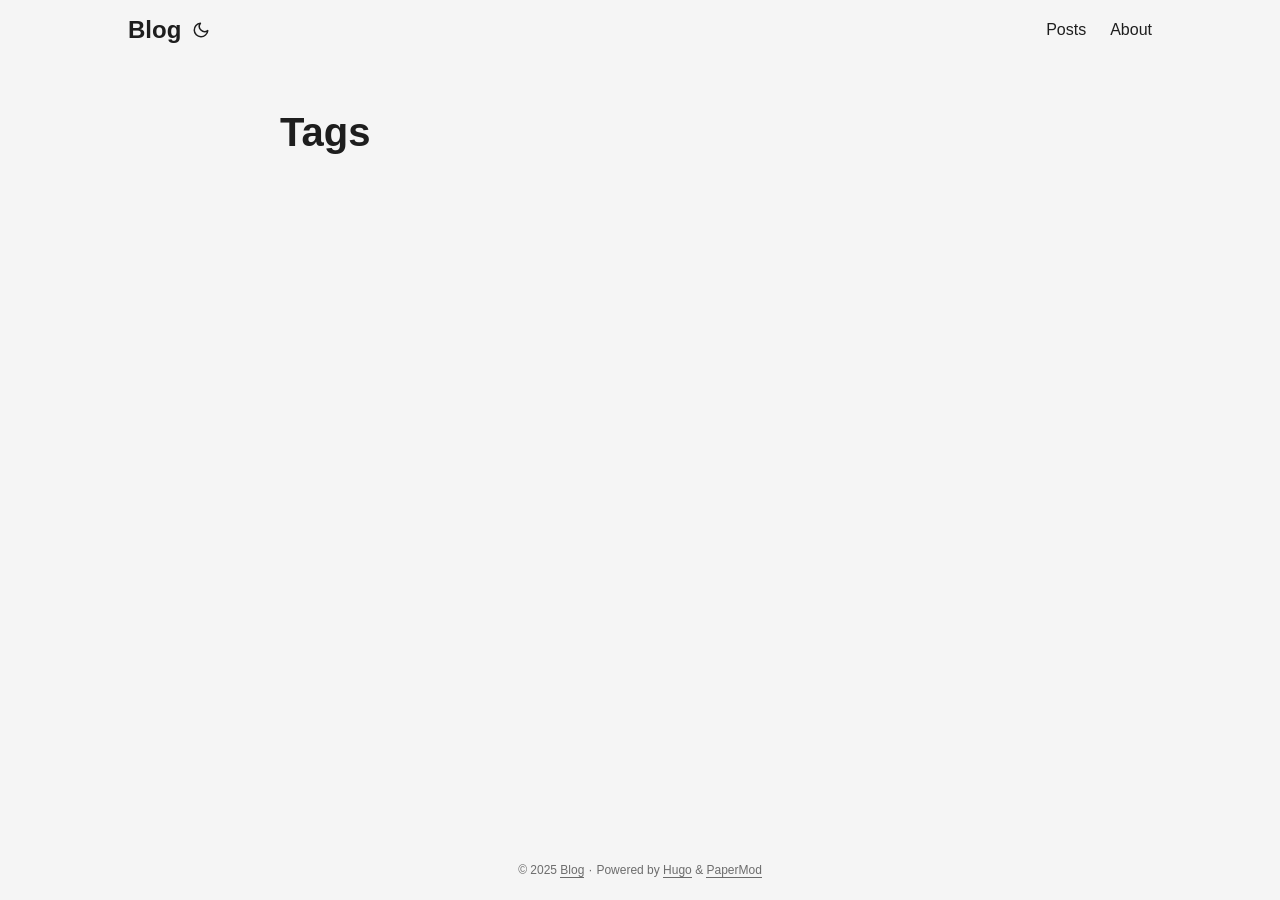
<file: tags/index.html>
<!DOCTYPE html>
<html lang="en" dir="auto">

<head><meta charset="utf-8">
<meta http-equiv="X-UA-Compatible" content="IE=edge">
<meta name="viewport" content="width=device-width, initial-scale=1, shrink-to-fit=no">
<meta name="robots" content="index, follow">
<title>Tags | Blog</title>
<meta name="keywords" content="">
<meta name="description" content="">
<meta name="author" content="">
<link rel="canonical" href="https://ragulsuryas.github.io/tags/">
<link crossorigin="anonymous" href="https://ragulsuryas.github.io/assets/css/stylesheet.8fe10233a706bc87f2e08b3cf97b8bd4c0a80f10675a143675d59212121037c0.css" integrity="sha256-j&#43;ECM6cGvIfy4Is8&#43;XuL1MCoDxBnWhQ2ddWSEhIQN8A=" rel="preload stylesheet" as="style">
<link rel="icon" href="https://ragulsuryas.github.io/favicon.ico">
<link rel="icon" type="image/png" sizes="16x16" href="https://ragulsuryas.github.io/favicon-16x16.png">
<link rel="icon" type="image/png" sizes="32x32" href="https://ragulsuryas.github.io/favicon-32x32.png">
<link rel="apple-touch-icon" href="https://ragulsuryas.github.io/apple-touch-icon.png">
<link rel="mask-icon" href="https://ragulsuryas.github.io/safari-pinned-tab.svg">
<meta name="theme-color" content="#2e2e33">
<meta name="msapplication-TileColor" content="#2e2e33">
<link rel="alternate" type="application/rss+xml" href="https://ragulsuryas.github.io/tags/index.xml">
<link rel="alternate" hreflang="en" href="https://ragulsuryas.github.io/tags/">
<noscript>
    <style>
        #theme-toggle,
        .top-link {
            display: none;
        }

    </style>
    <style>
        @media (prefers-color-scheme: dark) {
            :root {
                --theme: rgb(29, 30, 32);
                --entry: rgb(46, 46, 51);
                --primary: rgb(218, 218, 219);
                --secondary: rgb(155, 156, 157);
                --tertiary: rgb(65, 66, 68);
                --content: rgb(196, 196, 197);
                --code-block-bg: rgb(46, 46, 51);
                --code-bg: rgb(55, 56, 62);
                --border: rgb(51, 51, 51);
            }

            .list {
                background: var(--theme);
            }

            .list:not(.dark)::-webkit-scrollbar-track {
                background: 0 0;
            }

            .list:not(.dark)::-webkit-scrollbar-thumb {
                border-color: var(--theme);
            }
        }

    </style>
</noscript><meta property="og:url" content="https://ragulsuryas.github.io/tags/">
  <meta property="og:site_name" content="Blog">
  <meta property="og:title" content="Tags">
  <meta property="og:locale" content="en-us">
  <meta property="og:type" content="website">
<meta name="twitter:card" content="summary">
<meta name="twitter:title" content="Tags">
<meta name="twitter:description" content="">

</head>

<body class="list" id="top">
<script>
    if (localStorage.getItem("pref-theme") === "dark") {
        document.body.classList.add('dark');
    } else if (localStorage.getItem("pref-theme") === "light") {
        document.body.classList.remove('dark')
    } else if (window.matchMedia('(prefers-color-scheme: dark)').matches) {
        document.body.classList.add('dark');
    }

</script>

<header class="header">
    <nav class="nav">
        <div class="logo">
            <a href="https://ragulsuryas.github.io/" accesskey="h" title="Blog (Alt + H)">Blog</a>
            <div class="logo-switches">
                <button id="theme-toggle" accesskey="t" title="(Alt + T)" aria-label="Toggle theme">
                    <svg id="moon" xmlns="http://www.w3.org/2000/svg" width="24" height="18" viewBox="0 0 24 24"
                        fill="none" stroke="currentColor" stroke-width="2" stroke-linecap="round"
                        stroke-linejoin="round">
                        <path d="M21 12.79A9 9 0 1 1 11.21 3 7 7 0 0 0 21 12.79z"></path>
                    </svg>
                    <svg id="sun" xmlns="http://www.w3.org/2000/svg" width="24" height="18" viewBox="0 0 24 24"
                        fill="none" stroke="currentColor" stroke-width="2" stroke-linecap="round"
                        stroke-linejoin="round">
                        <circle cx="12" cy="12" r="5"></circle>
                        <line x1="12" y1="1" x2="12" y2="3"></line>
                        <line x1="12" y1="21" x2="12" y2="23"></line>
                        <line x1="4.22" y1="4.22" x2="5.64" y2="5.64"></line>
                        <line x1="18.36" y1="18.36" x2="19.78" y2="19.78"></line>
                        <line x1="1" y1="12" x2="3" y2="12"></line>
                        <line x1="21" y1="12" x2="23" y2="12"></line>
                        <line x1="4.22" y1="19.78" x2="5.64" y2="18.36"></line>
                        <line x1="18.36" y1="5.64" x2="19.78" y2="4.22"></line>
                    </svg>
                </button>
            </div>
        </div>
        <ul id="menu">
            <li>
                <a href="https://ragulsuryas.github.io/posts/" title="Posts">
                    <span>Posts</span>
                </a>
            </li>
            <li>
                <a href="https://ragulsuryas.github.io/about/" title="About">
                    <span>About</span>
                </a>
            </li>
        </ul>
    </nav>
</header>
<main class="main">
<header class="page-header">
    <h1>Tags</h1>
</header>

<ul class="terms-tags">
</ul>
    </main>
    
<footer class="footer">
        <span>&copy; 2025 <a href="https://ragulsuryas.github.io/">Blog</a></span> · 

    <span>
        Powered by
        <a href="https://gohugo.io/" rel="noopener noreferrer" target="_blank">Hugo</a> &
        <a href="https://github.com/adityatelange/hugo-PaperMod/" rel="noopener" target="_blank">PaperMod</a>
    </span>
</footer>
<a href="#top" aria-label="go to top" title="Go to Top (Alt + G)" class="top-link" id="top-link" accesskey="g">
    <svg xmlns="http://www.w3.org/2000/svg" viewBox="0 0 12 6" fill="currentColor">
        <path d="M12 6H0l6-6z" />
    </svg>
</a>

<script>
    let menu = document.getElementById('menu')
    if (menu) {
        menu.scrollLeft = localStorage.getItem("menu-scroll-position");
        menu.onscroll = function () {
            localStorage.setItem("menu-scroll-position", menu.scrollLeft);
        }
    }

    document.querySelectorAll('a[href^="#"]').forEach(anchor => {
        anchor.addEventListener("click", function (e) {
            e.preventDefault();
            var id = this.getAttribute("href").substr(1);
            if (!window.matchMedia('(prefers-reduced-motion: reduce)').matches) {
                document.querySelector(`[id='${decodeURIComponent(id)}']`).scrollIntoView({
                    behavior: "smooth"
                });
            } else {
                document.querySelector(`[id='${decodeURIComponent(id)}']`).scrollIntoView();
            }
            if (id === "top") {
                history.replaceState(null, null, " ");
            } else {
                history.pushState(null, null, `#${id}`);
            }
        });
    });

</script>
<script>
    var mybutton = document.getElementById("top-link");
    window.onscroll = function () {
        if (document.body.scrollTop > 800 || document.documentElement.scrollTop > 800) {
            mybutton.style.visibility = "visible";
            mybutton.style.opacity = "1";
        } else {
            mybutton.style.visibility = "hidden";
            mybutton.style.opacity = "0";
        }
    };

</script>
<script>
    document.getElementById("theme-toggle").addEventListener("click", () => {
        if (document.body.className.includes("dark")) {
            document.body.classList.remove('dark');
            localStorage.setItem("pref-theme", 'light');
        } else {
            document.body.classList.add('dark');
            localStorage.setItem("pref-theme", 'dark');
        }
    })

</script>
</body>

</html>
</file>
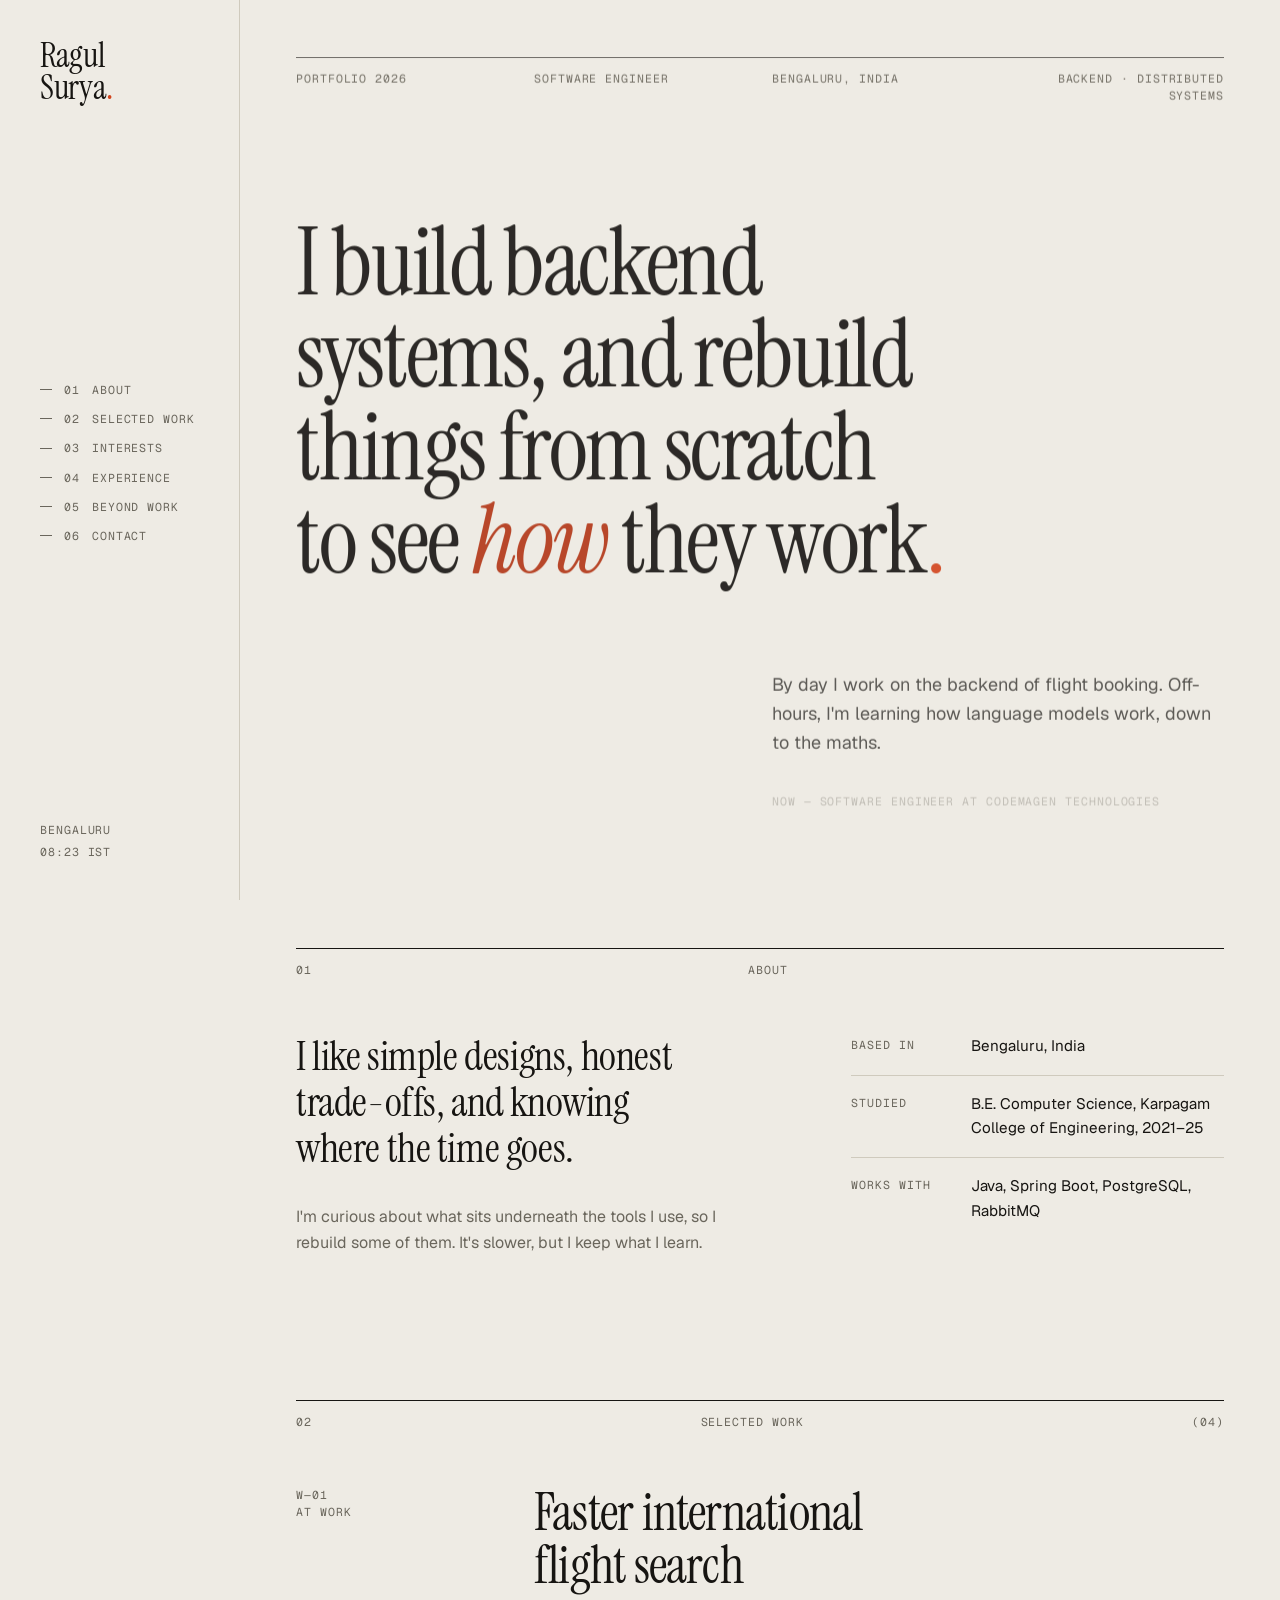
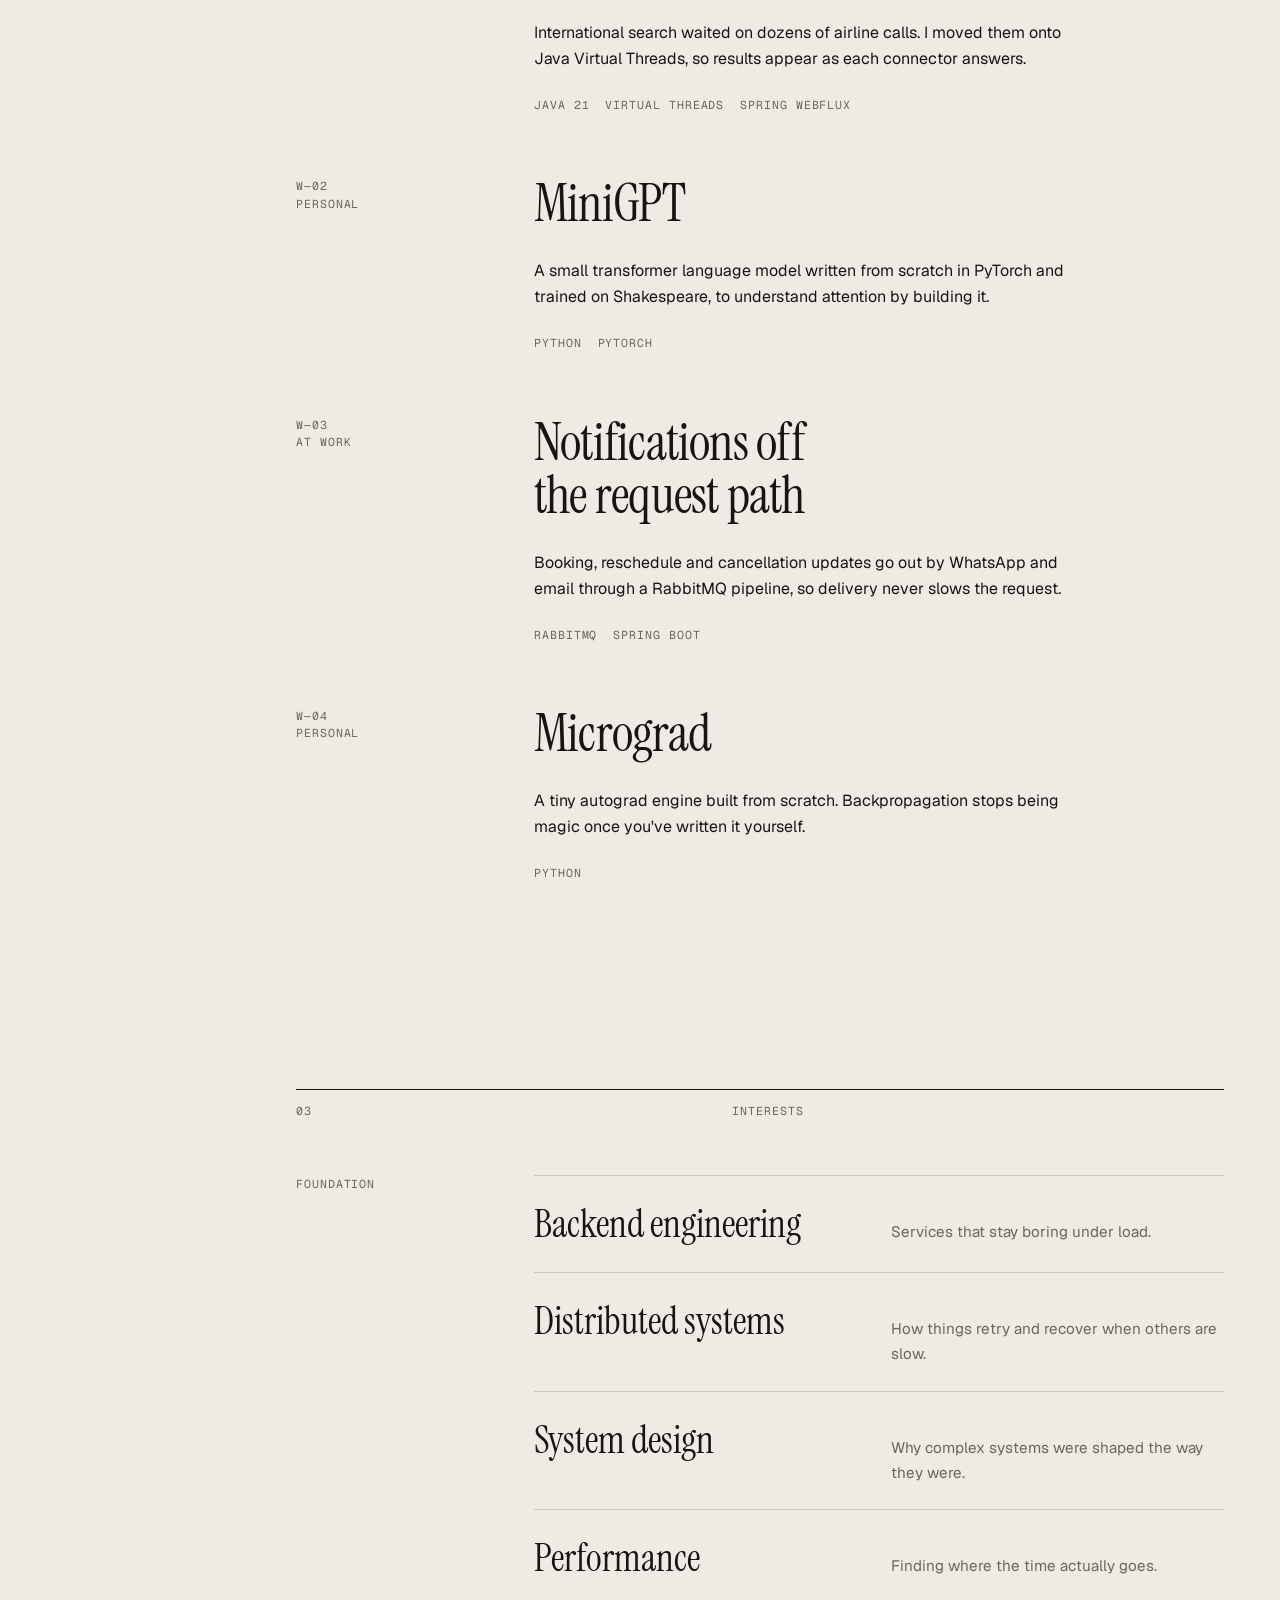
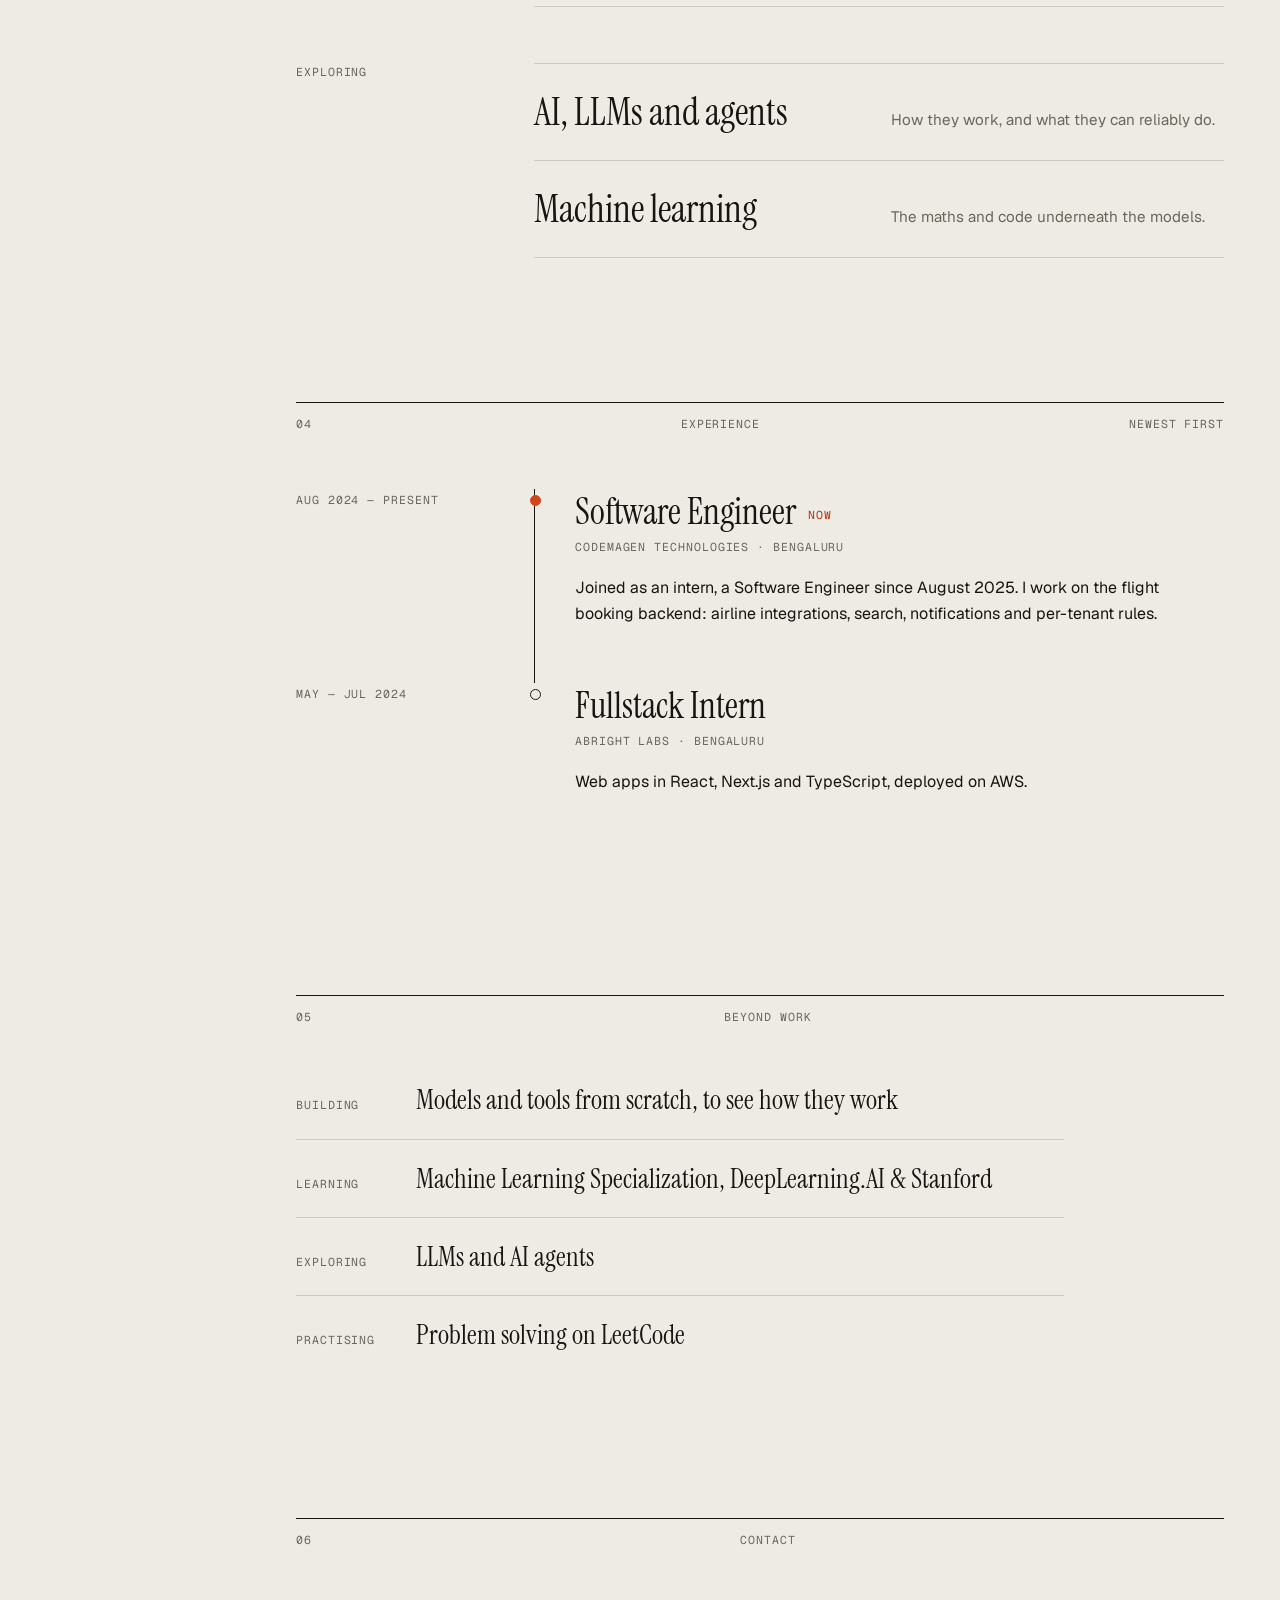
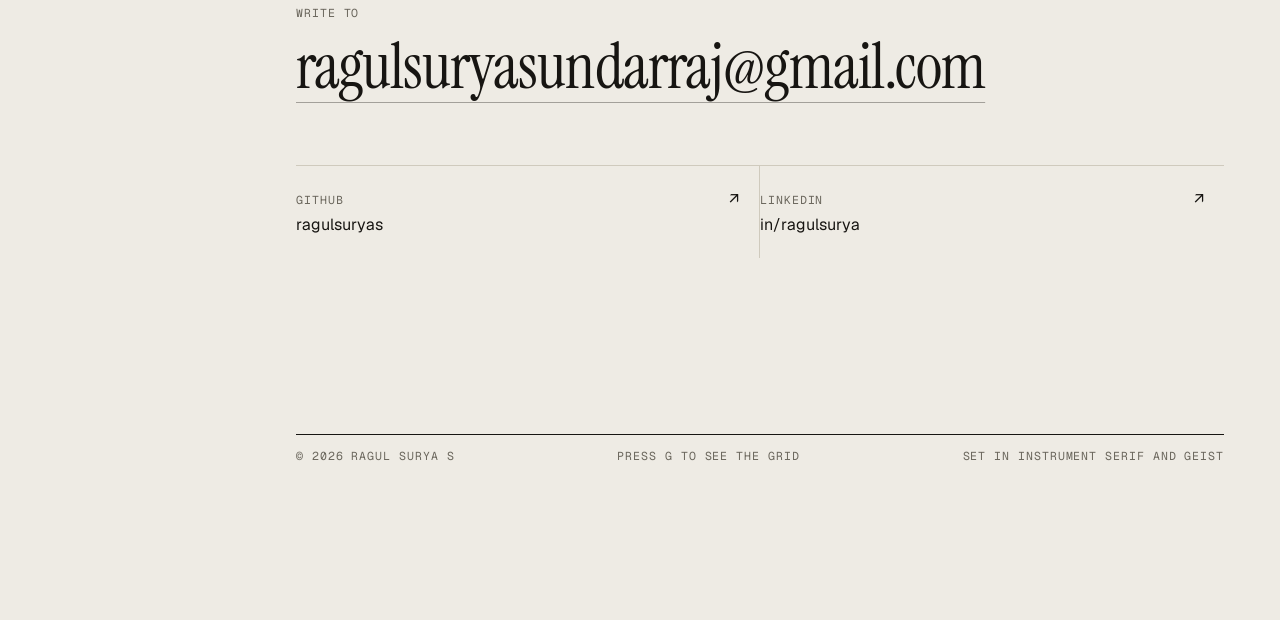
<file: page/1/index.html>
<!DOCTYPE html>
<html lang="en-us">
  <head>
    <title>https://ragulsuryas.github.io/</title>
    <link rel="canonical" href="https://ragulsuryas.github.io/">
    <meta name="robots" content="noindex">
    <meta charset="utf-8">
    <meta http-equiv="refresh" content="0; url=https://ragulsuryas.github.io/">
  </head>
</html>
</file>
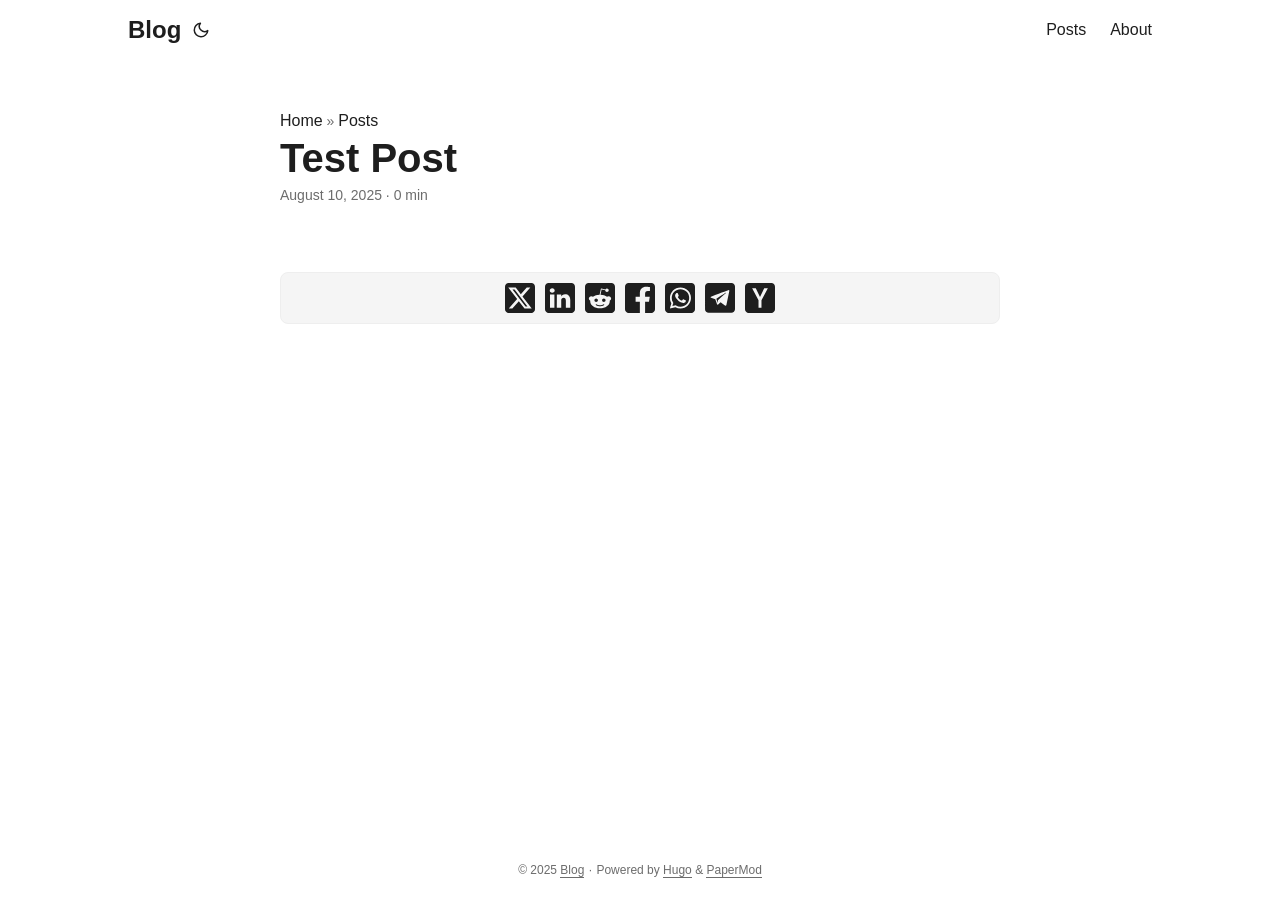
<file: posts/test-post/index.html>
<!DOCTYPE html>
<html lang="en" dir="auto">

<head><meta charset="utf-8">
<meta http-equiv="X-UA-Compatible" content="IE=edge">
<meta name="viewport" content="width=device-width, initial-scale=1, shrink-to-fit=no">
<meta name="robots" content="index, follow">
<title>Test Post | Blog</title>
<meta name="keywords" content="">
<meta name="description" content="Test Post - Blog">
<meta name="author" content="">
<link rel="canonical" href="https://ragulsuryas.github.io/posts/test-post/">
<link crossorigin="anonymous" href="https://ragulsuryas.github.io/assets/css/stylesheet.8fe10233a706bc87f2e08b3cf97b8bd4c0a80f10675a143675d59212121037c0.css" integrity="sha256-j&#43;ECM6cGvIfy4Is8&#43;XuL1MCoDxBnWhQ2ddWSEhIQN8A=" rel="preload stylesheet" as="style">
<link rel="icon" href="https://ragulsuryas.github.io/favicon.ico">
<link rel="icon" type="image/png" sizes="16x16" href="https://ragulsuryas.github.io/favicon-16x16.png">
<link rel="icon" type="image/png" sizes="32x32" href="https://ragulsuryas.github.io/favicon-32x32.png">
<link rel="apple-touch-icon" href="https://ragulsuryas.github.io/apple-touch-icon.png">
<link rel="mask-icon" href="https://ragulsuryas.github.io/safari-pinned-tab.svg">
<meta name="theme-color" content="#2e2e33">
<meta name="msapplication-TileColor" content="#2e2e33">
<link rel="alternate" hreflang="en" href="https://ragulsuryas.github.io/posts/test-post/">
<noscript>
    <style>
        #theme-toggle,
        .top-link {
            display: none;
        }

    </style>
    <style>
        @media (prefers-color-scheme: dark) {
            :root {
                --theme: rgb(29, 30, 32);
                --entry: rgb(46, 46, 51);
                --primary: rgb(218, 218, 219);
                --secondary: rgb(155, 156, 157);
                --tertiary: rgb(65, 66, 68);
                --content: rgb(196, 196, 197);
                --code-block-bg: rgb(46, 46, 51);
                --code-bg: rgb(55, 56, 62);
                --border: rgb(51, 51, 51);
            }

            .list {
                background: var(--theme);
            }

            .list:not(.dark)::-webkit-scrollbar-track {
                background: 0 0;
            }

            .list:not(.dark)::-webkit-scrollbar-thumb {
                border-color: var(--theme);
            }
        }

    </style>
</noscript><meta property="og:url" content="https://ragulsuryas.github.io/posts/test-post/">
  <meta property="og:site_name" content="Blog">
  <meta property="og:title" content="Test Post">
  <meta property="og:locale" content="en-us">
  <meta property="og:type" content="article">
    <meta property="article:section" content="posts">
    <meta property="article:published_time" content="2025-08-10T21:35:26+05:30">
    <meta property="article:modified_time" content="2025-08-10T21:35:26+05:30">
<meta name="twitter:card" content="summary">
<meta name="twitter:title" content="Test Post">
<meta name="twitter:description" content="">


<script type="application/ld+json">
{
  "@context": "https://schema.org",
  "@type": "BreadcrumbList",
  "itemListElement": [
    {
      "@type": "ListItem",
      "position":  1 ,
      "name": "Posts",
      "item": "https://ragulsuryas.github.io/posts/"
    }, 
    {
      "@type": "ListItem",
      "position":  2 ,
      "name": "Test Post",
      "item": "https://ragulsuryas.github.io/posts/test-post/"
    }
  ]
}
</script>
<script type="application/ld+json">
{
  "@context": "https://schema.org",
  "@type": "BlogPosting",
  "headline": "Test Post",
  "name": "Test Post",
  "description": "",
  "keywords": [
    
  ],
  "articleBody": "",
  "wordCount" : "0",
  "inLanguage": "en",
  "datePublished": "2025-08-10T21:35:26+05:30",
  "dateModified": "2025-08-10T21:35:26+05:30",
  "mainEntityOfPage": {
    "@type": "WebPage",
    "@id": "https://ragulsuryas.github.io/posts/test-post/"
  },
  "publisher": {
    "@type": "Organization",
    "name": "Blog",
    "logo": {
      "@type": "ImageObject",
      "url": "https://ragulsuryas.github.io/favicon.ico"
    }
  }
}
</script>
</head>

<body class="" id="top">
<script>
    if (localStorage.getItem("pref-theme") === "dark") {
        document.body.classList.add('dark');
    } else if (localStorage.getItem("pref-theme") === "light") {
        document.body.classList.remove('dark')
    } else if (window.matchMedia('(prefers-color-scheme: dark)').matches) {
        document.body.classList.add('dark');
    }

</script>

<header class="header">
    <nav class="nav">
        <div class="logo">
            <a href="https://ragulsuryas.github.io/" accesskey="h" title="Blog (Alt + H)">Blog</a>
            <div class="logo-switches">
                <button id="theme-toggle" accesskey="t" title="(Alt + T)" aria-label="Toggle theme">
                    <svg id="moon" xmlns="http://www.w3.org/2000/svg" width="24" height="18" viewBox="0 0 24 24"
                        fill="none" stroke="currentColor" stroke-width="2" stroke-linecap="round"
                        stroke-linejoin="round">
                        <path d="M21 12.79A9 9 0 1 1 11.21 3 7 7 0 0 0 21 12.79z"></path>
                    </svg>
                    <svg id="sun" xmlns="http://www.w3.org/2000/svg" width="24" height="18" viewBox="0 0 24 24"
                        fill="none" stroke="currentColor" stroke-width="2" stroke-linecap="round"
                        stroke-linejoin="round">
                        <circle cx="12" cy="12" r="5"></circle>
                        <line x1="12" y1="1" x2="12" y2="3"></line>
                        <line x1="12" y1="21" x2="12" y2="23"></line>
                        <line x1="4.22" y1="4.22" x2="5.64" y2="5.64"></line>
                        <line x1="18.36" y1="18.36" x2="19.78" y2="19.78"></line>
                        <line x1="1" y1="12" x2="3" y2="12"></line>
                        <line x1="21" y1="12" x2="23" y2="12"></line>
                        <line x1="4.22" y1="19.78" x2="5.64" y2="18.36"></line>
                        <line x1="18.36" y1="5.64" x2="19.78" y2="4.22"></line>
                    </svg>
                </button>
            </div>
        </div>
        <ul id="menu">
            <li>
                <a href="https://ragulsuryas.github.io/posts/" title="Posts">
                    <span>Posts</span>
                </a>
            </li>
            <li>
                <a href="https://ragulsuryas.github.io/about/" title="About">
                    <span>About</span>
                </a>
            </li>
        </ul>
    </nav>
</header>
<main class="main">

<article class="post-single">
  <header class="post-header">
    <div class="breadcrumbs"><a href="https://ragulsuryas.github.io/">Home</a>&nbsp;»&nbsp;<a href="https://ragulsuryas.github.io/posts/">Posts</a></div>
    <h1 class="post-title entry-hint-parent">
      Test Post
    </h1>
    <div class="post-meta"><span title='2025-08-10 21:35:26 +0530 +0530'>August 10, 2025</span>&nbsp;·&nbsp;0 min

</div>
  </header> 

  <footer class="post-footer">
    <ul class="post-tags">
    </ul>


<ul class="share-buttons">
    <li>
        <a target="_blank" rel="noopener noreferrer" aria-label="share Test Post on x"
            href="https://x.com/intent/tweet/?text=Test%20Post&amp;url=https%3a%2f%2fragulsuryas.github.io%2fposts%2ftest-post%2f&amp;hashtags=">
            <svg version="1.1" viewBox="0 0 512 512" xml:space="preserve" height="30px" width="30px" fill="currentColor">
                <path
                    d="M512 62.554 L 512 449.446 C 512 483.97 483.97 512 449.446 512 L 62.554 512 C 28.03 512 0 483.97 0 449.446 L 0 62.554 C 0 28.03 28.029 0 62.554 0 L 449.446 0 C 483.971 0 512 28.03 512 62.554 Z M 269.951 190.75 L 182.567 75.216 L 56 75.216 L 207.216 272.95 L 63.9 436.783 L 125.266 436.783 L 235.9 310.383 L 332.567 436.783 L 456 436.783 L 298.367 228.367 L 432.367 75.216 L 371.033 75.216 Z M 127.633 110 L 164.101 110 L 383.481 400.065 L 349.5 400.065 Z" />
            </svg>
        </a>
    </li>
    <li>
        <a target="_blank" rel="noopener noreferrer" aria-label="share Test Post on linkedin"
            href="https://www.linkedin.com/shareArticle?mini=true&amp;url=https%3a%2f%2fragulsuryas.github.io%2fposts%2ftest-post%2f&amp;title=Test%20Post&amp;summary=Test%20Post&amp;source=https%3a%2f%2fragulsuryas.github.io%2fposts%2ftest-post%2f">
            <svg version="1.1" viewBox="0 0 512 512" xml:space="preserve" height="30px" width="30px" fill="currentColor">
                <path
                    d="M449.446,0c34.525,0 62.554,28.03 62.554,62.554l0,386.892c0,34.524 -28.03,62.554 -62.554,62.554l-386.892,0c-34.524,0 -62.554,-28.03 -62.554,-62.554l0,-386.892c0,-34.524 28.029,-62.554 62.554,-62.554l386.892,0Zm-288.985,423.278l0,-225.717l-75.04,0l0,225.717l75.04,0Zm270.539,0l0,-129.439c0,-69.333 -37.018,-101.586 -86.381,-101.586c-39.804,0 -57.634,21.891 -67.617,37.266l0,-31.958l-75.021,0c0.995,21.181 0,225.717 0,225.717l75.02,0l0,-126.056c0,-6.748 0.486,-13.492 2.474,-18.315c5.414,-13.475 17.767,-27.434 38.494,-27.434c27.135,0 38.007,20.707 38.007,51.037l0,120.768l75.024,0Zm-307.552,-334.556c-25.674,0 -42.448,16.879 -42.448,39.002c0,21.658 16.264,39.002 41.455,39.002l0.484,0c26.165,0 42.452,-17.344 42.452,-39.002c-0.485,-22.092 -16.241,-38.954 -41.943,-39.002Z" />
            </svg>
        </a>
    </li>
    <li>
        <a target="_blank" rel="noopener noreferrer" aria-label="share Test Post on reddit"
            href="https://reddit.com/submit?url=https%3a%2f%2fragulsuryas.github.io%2fposts%2ftest-post%2f&title=Test%20Post">
            <svg version="1.1" viewBox="0 0 512 512" xml:space="preserve" height="30px" width="30px" fill="currentColor">
                <path
                    d="M449.446,0c34.525,0 62.554,28.03 62.554,62.554l0,386.892c0,34.524 -28.03,62.554 -62.554,62.554l-386.892,0c-34.524,0 -62.554,-28.03 -62.554,-62.554l0,-386.892c0,-34.524 28.029,-62.554 62.554,-62.554l386.892,0Zm-3.446,265.638c0,-22.964 -18.616,-41.58 -41.58,-41.58c-11.211,0 -21.361,4.457 -28.841,11.666c-28.424,-20.508 -67.586,-33.757 -111.204,-35.278l18.941,-89.121l61.884,13.157c0.756,15.734 13.642,28.29 29.56,28.29c16.407,0 29.706,-13.299 29.706,-29.701c0,-16.403 -13.299,-29.702 -29.706,-29.702c-11.666,0 -21.657,6.792 -26.515,16.578l-69.105,-14.69c-1.922,-0.418 -3.939,-0.042 -5.585,1.036c-1.658,1.073 -2.811,2.761 -3.224,4.686l-21.152,99.438c-44.258,1.228 -84.046,14.494 -112.837,35.232c-7.468,-7.164 -17.589,-11.591 -28.757,-11.591c-22.965,0 -41.585,18.616 -41.585,41.58c0,16.896 10.095,31.41 24.568,37.918c-0.639,4.135 -0.99,8.328 -0.99,12.576c0,63.977 74.469,115.836 166.33,115.836c91.861,0 166.334,-51.859 166.334,-115.836c0,-4.218 -0.347,-8.387 -0.977,-12.493c14.564,-6.47 24.735,-21.034 24.735,-38.001Zm-119.474,108.193c-20.27,20.241 -59.115,21.816 -70.534,21.816c-11.428,0 -50.277,-1.575 -70.522,-21.82c-3.007,-3.008 -3.007,-7.882 0,-10.889c3.003,-2.999 7.882,-3.003 10.885,0c12.777,12.781 40.11,17.317 59.637,17.317c19.522,0 46.86,-4.536 59.657,-17.321c3.016,-2.999 7.886,-2.995 10.885,0.008c3.008,3.011 3.003,7.882 -0.008,10.889Zm-5.23,-48.781c-16.373,0 -29.701,-13.324 -29.701,-29.698c0,-16.381 13.328,-29.714 29.701,-29.714c16.378,0 29.706,13.333 29.706,29.714c0,16.374 -13.328,29.698 -29.706,29.698Zm-160.386,-29.702c0,-16.381 13.328,-29.71 29.714,-29.71c16.369,0 29.689,13.329 29.689,29.71c0,16.373 -13.32,29.693 -29.689,29.693c-16.386,0 -29.714,-13.32 -29.714,-29.693Z" />
            </svg>
        </a>
    </li>
    <li>
        <a target="_blank" rel="noopener noreferrer" aria-label="share Test Post on facebook"
            href="https://facebook.com/sharer/sharer.php?u=https%3a%2f%2fragulsuryas.github.io%2fposts%2ftest-post%2f">
            <svg version="1.1" viewBox="0 0 512 512" xml:space="preserve" height="30px" width="30px" fill="currentColor">
                <path
                    d="M449.446,0c34.525,0 62.554,28.03 62.554,62.554l0,386.892c0,34.524 -28.03,62.554 -62.554,62.554l-106.468,0l0,-192.915l66.6,0l12.672,-82.621l-79.272,0l0,-53.617c0,-22.603 11.073,-44.636 46.58,-44.636l36.042,0l0,-70.34c0,0 -32.71,-5.582 -63.982,-5.582c-65.288,0 -107.96,39.569 -107.96,111.204l0,62.971l-72.573,0l0,82.621l72.573,0l0,192.915l-191.104,0c-34.524,0 -62.554,-28.03 -62.554,-62.554l0,-386.892c0,-34.524 28.029,-62.554 62.554,-62.554l386.892,0Z" />
            </svg>
        </a>
    </li>
    <li>
        <a target="_blank" rel="noopener noreferrer" aria-label="share Test Post on whatsapp"
            href="https://api.whatsapp.com/send?text=Test%20Post%20-%20https%3a%2f%2fragulsuryas.github.io%2fposts%2ftest-post%2f">
            <svg version="1.1" viewBox="0 0 512 512" xml:space="preserve" height="30px" width="30px" fill="currentColor">
                <path
                    d="M449.446,0c34.525,0 62.554,28.03 62.554,62.554l0,386.892c0,34.524 -28.03,62.554 -62.554,62.554l-386.892,0c-34.524,0 -62.554,-28.03 -62.554,-62.554l0,-386.892c0,-34.524 28.029,-62.554 62.554,-62.554l386.892,0Zm-58.673,127.703c-33.842,-33.881 -78.847,-52.548 -126.798,-52.568c-98.799,0 -179.21,80.405 -179.249,179.234c-0.013,31.593 8.241,62.428 23.927,89.612l-25.429,92.884l95.021,-24.925c26.181,14.28 55.659,21.807 85.658,21.816l0.074,0c98.789,0 179.206,-80.413 179.247,-179.243c0.018,-47.895 -18.61,-92.93 -52.451,-126.81Zm-126.797,275.782l-0.06,0c-26.734,-0.01 -52.954,-7.193 -75.828,-20.767l-5.441,-3.229l-56.386,14.792l15.05,-54.977l-3.542,-5.637c-14.913,-23.72 -22.791,-51.136 -22.779,-79.287c0.033,-82.142 66.867,-148.971 149.046,-148.971c39.793,0.014 77.199,15.531 105.329,43.692c28.128,28.16 43.609,65.592 43.594,105.4c-0.034,82.149 -66.866,148.983 -148.983,148.984Zm81.721,-111.581c-4.479,-2.242 -26.499,-13.075 -30.604,-14.571c-4.105,-1.495 -7.091,-2.241 -10.077,2.241c-2.986,4.483 -11.569,14.572 -14.182,17.562c-2.612,2.988 -5.225,3.364 -9.703,1.12c-4.479,-2.241 -18.91,-6.97 -36.017,-22.23c-13.314,-11.876 -22.304,-26.542 -24.916,-31.026c-2.612,-4.484 -0.279,-6.908 1.963,-9.14c2.016,-2.007 4.48,-5.232 6.719,-7.847c2.24,-2.615 2.986,-4.484 4.479,-7.472c1.493,-2.99 0.747,-5.604 -0.374,-7.846c-1.119,-2.241 -10.077,-24.288 -13.809,-33.256c-3.635,-8.733 -7.327,-7.55 -10.077,-7.688c-2.609,-0.13 -5.598,-0.158 -8.583,-0.158c-2.986,0 -7.839,1.121 -11.944,5.604c-4.105,4.484 -15.675,15.32 -15.675,37.364c0,22.046 16.048,43.342 18.287,46.332c2.24,2.99 31.582,48.227 76.511,67.627c10.685,4.615 19.028,7.371 25.533,9.434c10.728,3.41 20.492,2.929 28.209,1.775c8.605,-1.285 26.499,-10.833 30.231,-21.295c3.732,-10.464 3.732,-19.431 2.612,-21.298c-1.119,-1.869 -4.105,-2.99 -8.583,-5.232Z" />
            </svg>
        </a>
    </li>
    <li>
        <a target="_blank" rel="noopener noreferrer" aria-label="share Test Post on telegram"
            href="https://telegram.me/share/url?text=Test%20Post&amp;url=https%3a%2f%2fragulsuryas.github.io%2fposts%2ftest-post%2f">
            <svg version="1.1" xml:space="preserve" viewBox="2 2 28 28" height="30px" width="30px" fill="currentColor">
                <path
                    d="M26.49,29.86H5.5a3.37,3.37,0,0,1-2.47-1,3.35,3.35,0,0,1-1-2.47V5.48A3.36,3.36,0,0,1,3,3,3.37,3.37,0,0,1,5.5,2h21A3.38,3.38,0,0,1,29,3a3.36,3.36,0,0,1,1,2.46V26.37a3.35,3.35,0,0,1-1,2.47A3.38,3.38,0,0,1,26.49,29.86Zm-5.38-6.71a.79.79,0,0,0,.85-.66L24.73,9.24a.55.55,0,0,0-.18-.46.62.62,0,0,0-.41-.17q-.08,0-16.53,6.11a.59.59,0,0,0-.41.59.57.57,0,0,0,.43.52l4,1.24,1.61,4.83a.62.62,0,0,0,.63.43.56.56,0,0,0,.4-.17L16.54,20l4.09,3A.9.9,0,0,0,21.11,23.15ZM13.8,20.71l-1.21-4q8.72-5.55,8.78-5.55c.15,0,.23,0,.23.16a.18.18,0,0,1,0,.06s-2.51,2.3-7.52,6.8Z" />
            </svg>
        </a>
    </li>
    <li>
        <a target="_blank" rel="noopener noreferrer" aria-label="share Test Post on ycombinator"
            href="https://news.ycombinator.com/submitlink?t=Test%20Post&u=https%3a%2f%2fragulsuryas.github.io%2fposts%2ftest-post%2f">
            <svg version="1.1" xml:space="preserve" width="30px" height="30px" viewBox="0 0 512 512" fill="currentColor"
                xmlns:inkscape="http://www.inkscape.org/namespaces/inkscape">
                <path
                    d="M449.446 0C483.971 0 512 28.03 512 62.554L512 449.446C512 483.97 483.97 512 449.446 512L62.554 512C28.03 512 0 483.97 0 449.446L0 62.554C0 28.03 28.029 0 62.554 0L449.446 0ZM183.8767 87.9921H121.8427L230.6673 292.4508V424.0079H281.3328V292.4508L390.1575 87.9921H328.1233L256 238.2489z" />
            </svg>
        </a>
    </li>
</ul>

  </footer>
</article>
    </main>
    
<footer class="footer">
        <span>&copy; 2025 <a href="https://ragulsuryas.github.io/">Blog</a></span> · 

    <span>
        Powered by
        <a href="https://gohugo.io/" rel="noopener noreferrer" target="_blank">Hugo</a> &
        <a href="https://github.com/adityatelange/hugo-PaperMod/" rel="noopener" target="_blank">PaperMod</a>
    </span>
</footer>
<a href="#top" aria-label="go to top" title="Go to Top (Alt + G)" class="top-link" id="top-link" accesskey="g">
    <svg xmlns="http://www.w3.org/2000/svg" viewBox="0 0 12 6" fill="currentColor">
        <path d="M12 6H0l6-6z" />
    </svg>
</a>

<script>
    let menu = document.getElementById('menu')
    if (menu) {
        menu.scrollLeft = localStorage.getItem("menu-scroll-position");
        menu.onscroll = function () {
            localStorage.setItem("menu-scroll-position", menu.scrollLeft);
        }
    }

    document.querySelectorAll('a[href^="#"]').forEach(anchor => {
        anchor.addEventListener("click", function (e) {
            e.preventDefault();
            var id = this.getAttribute("href").substr(1);
            if (!window.matchMedia('(prefers-reduced-motion: reduce)').matches) {
                document.querySelector(`[id='${decodeURIComponent(id)}']`).scrollIntoView({
                    behavior: "smooth"
                });
            } else {
                document.querySelector(`[id='${decodeURIComponent(id)}']`).scrollIntoView();
            }
            if (id === "top") {
                history.replaceState(null, null, " ");
            } else {
                history.pushState(null, null, `#${id}`);
            }
        });
    });

</script>
<script>
    var mybutton = document.getElementById("top-link");
    window.onscroll = function () {
        if (document.body.scrollTop > 800 || document.documentElement.scrollTop > 800) {
            mybutton.style.visibility = "visible";
            mybutton.style.opacity = "1";
        } else {
            mybutton.style.visibility = "hidden";
            mybutton.style.opacity = "0";
        }
    };

</script>
<script>
    document.getElementById("theme-toggle").addEventListener("click", () => {
        if (document.body.className.includes("dark")) {
            document.body.classList.remove('dark');
            localStorage.setItem("pref-theme", 'light');
        } else {
            document.body.classList.add('dark');
            localStorage.setItem("pref-theme", 'dark');
        }
    })

</script>
</body>

</html>
</file>
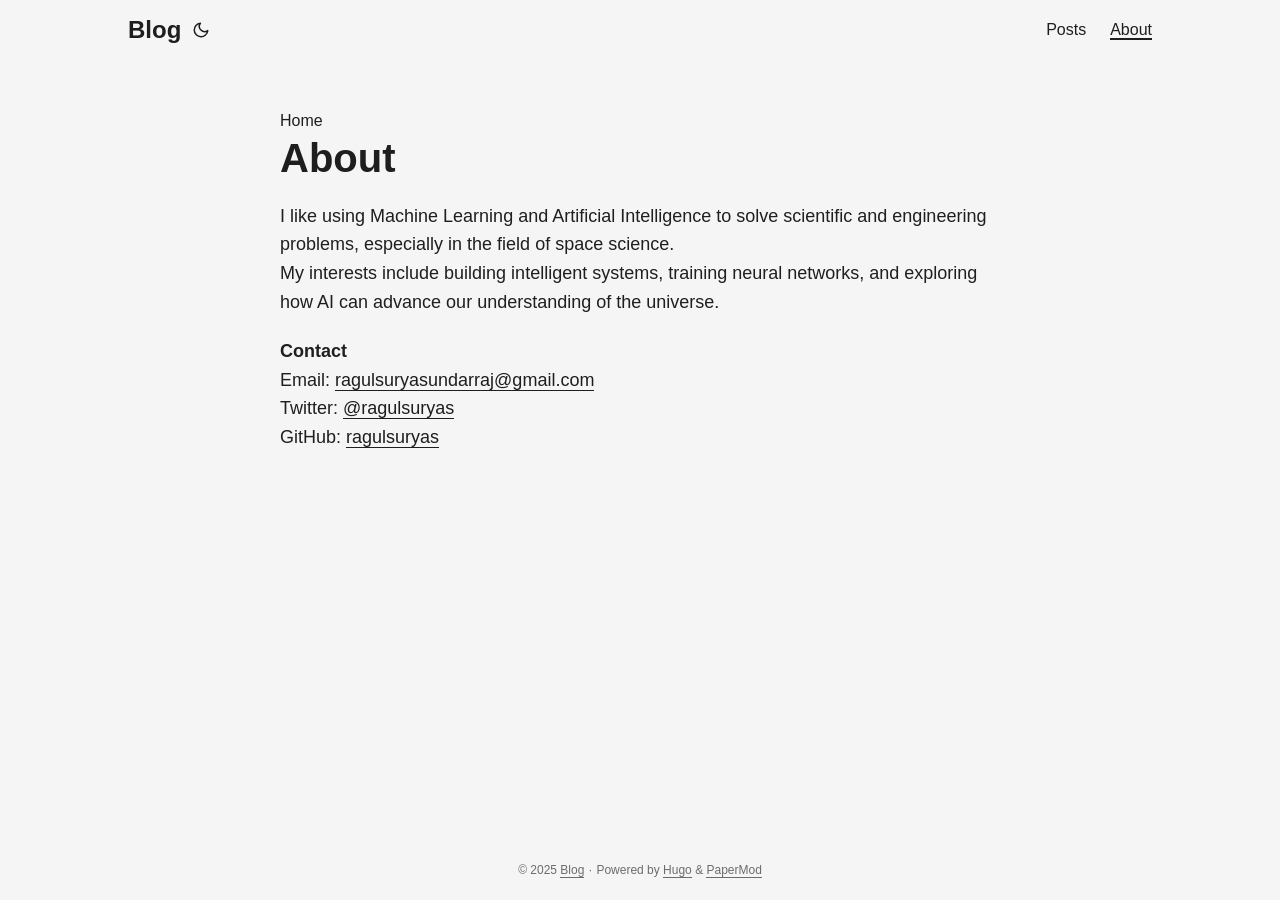
<file: about/page/1/index.html>
<!DOCTYPE html>
<html lang="en-us">
  <head>
    <title>https://ragulsuryas.github.io/about/</title>
    <link rel="canonical" href="https://ragulsuryas.github.io/about/">
    <meta name="robots" content="noindex">
    <meta charset="utf-8">
    <meta http-equiv="refresh" content="0; url=https://ragulsuryas.github.io/about/">
  </head>
</html>
</file>
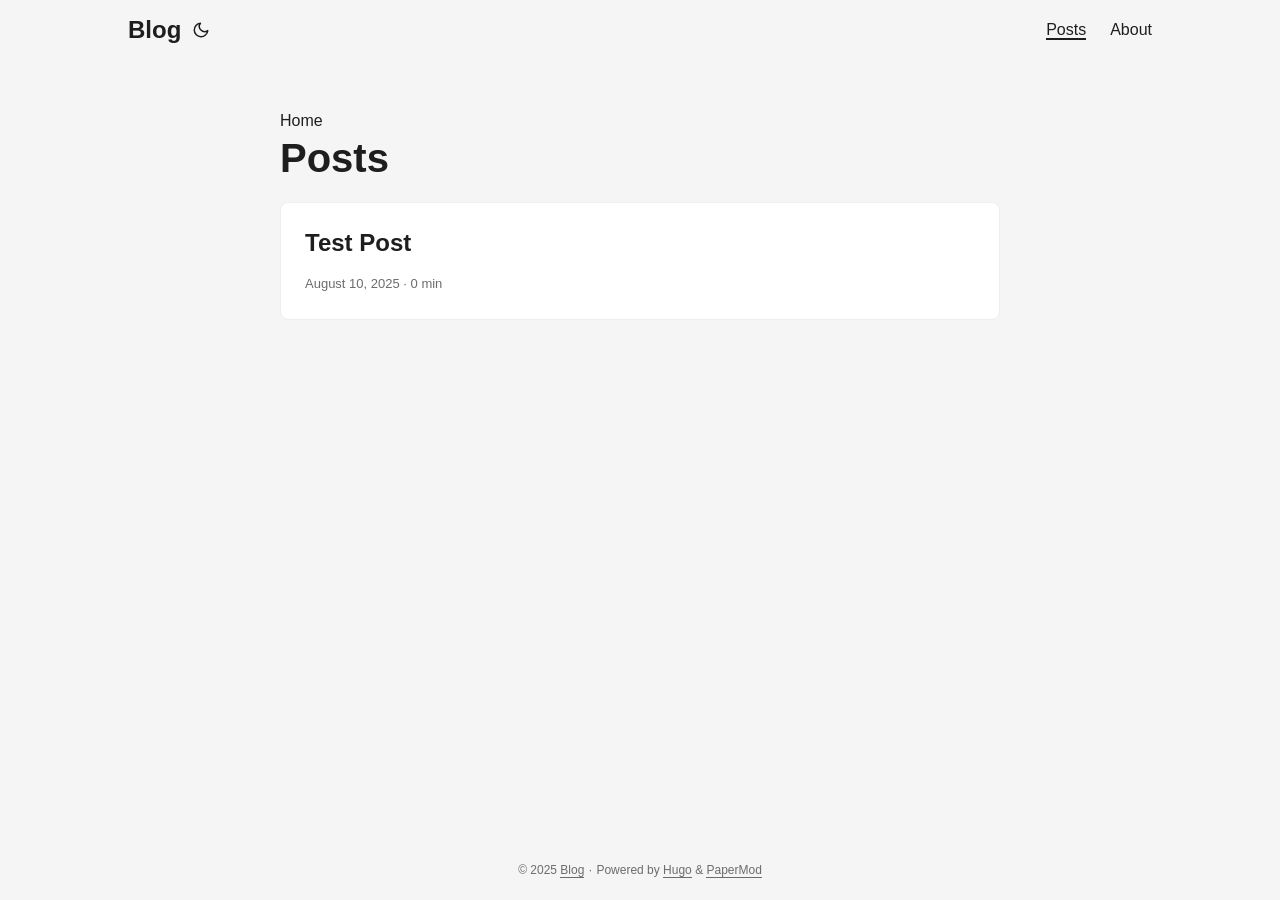
<file: posts/page/1/index.html>
<!DOCTYPE html>
<html lang="en-us">
  <head>
    <title>https://ragulsuryas.github.io/posts/</title>
    <link rel="canonical" href="https://ragulsuryas.github.io/posts/">
    <meta name="robots" content="noindex">
    <meta charset="utf-8">
    <meta http-equiv="refresh" content="0; url=https://ragulsuryas.github.io/posts/">
  </head>
</html>
</file>
<file: _next/static/chunks/39__riw8bj3j1.css>
@font-face{font-family:GeistSans;src:url(../media/Geist_Variable-s.p.43azbxi7zpibd.woff2)format("woff2");font-display:swap;font-weight:100 900}@font-face{font-family:GeistSans Fallback;src:local(Arial);ascent-override:94.56%;descent-override:27.76%;line-gap-override:0.0%;size-adjust:106.28%}.Ur3q_a_className{font-family:GeistSans,GeistSans Fallback}.Ur3q_a_variable{--font-geist-sans:"GeistSans", "GeistSans Fallback"}
@font-face{font-family:GeistMono;src:url(../media/GeistMono_Variable.p.2vtemngyy8z-u.woff2)format("woff2");font-display:swap;font-weight:100 900}.iaM1Ya_className{font-family:GeistMono,ui-monospace,SFMono-Regular,Roboto Mono,Menlo,Monaco,Liberation Mono,DejaVu Sans Mono,Courier New,monospace}.iaM1Ya_variable{--font-geist-mono:"GeistMono", ui-monospace, SFMono-Regular, Roboto Mono, Menlo, Monaco, Liberation Mono, DejaVu Sans Mono, Courier New, monospace}
@font-face{font-family:Instrument Serif;font-style:normal;font-display:swap;font-weight:400;src:url(../media/instrument-serif-latin-400-normal.3_vslfxq_--4i.woff2)format("woff2"),url(../media/instrument-serif-latin-400-normal.2maraz2ovyahx.woff)format("woff")}
@font-face{font-family:Instrument Serif;font-style:italic;font-display:swap;font-weight:400;src:url(../media/instrument-serif-latin-400-italic.1bk2-9tco4m7m.woff2)format("woff2"),url(../media/instrument-serif-latin-400-italic.3_-8f-v73506e.woff)format("woff")}
@layer properties{@supports (((-webkit-hyphens:none)) and (not (margin-trim:inline))) or ((-moz-orient:inline) and (not (color:rgb(from red r g b)))){*,:before,:after,::backdrop{--tw-space-y-reverse:0;--tw-border-style:solid;--tw-leading:initial;--tw-tracking:initial;--tw-duration:initial;--tw-translate-x:0;--tw-translate-y:0;--tw-translate-z:0}}}@layer theme{:root,:host{--font-sans:var(--font-geist-sans), ui-sans-serif, system-ui, sans-serif;--font-mono:var(--font-geist-mono), ui-monospace, "SF Mono", Menlo, monospace;--spacing:.25rem;--text-lg:1.125rem;--text-lg--line-height:calc(1.75 / 1.125);--leading-tight:1.25;--leading-snug:1.375;--leading-relaxed:1.625;--default-transition-duration:.15s;--default-transition-timing-function:cubic-bezier(.4, 0, .2, 1);--default-font-family:var(--font-geist-sans), ui-sans-serif, system-ui, sans-serif;--default-mono-font-family:var(--font-geist-mono), ui-monospace, "SF Mono", Menlo, monospace}}@layer base{*,:after,:before,::backdrop{box-sizing:border-box;border:0 solid;margin:0;padding:0}::file-selector-button{box-sizing:border-box;border:0 solid;margin:0;padding:0}html,:host{-webkit-text-size-adjust:100%;tab-size:4;line-height:1.5;font-family:var(--default-font-family,-apple-system, BlinkMacSystemFont, "Segoe UI", Roboto, "Helvetica Neue", "Noto Sans", Arial, sans-serif, "Apple Color Emoji", "Segoe UI Emoji", "Segoe UI Symbol", "Noto Color Emoji");font-feature-settings:var(--default-font-feature-settings,normal);font-variation-settings:var(--default-font-variation-settings,normal);-webkit-tap-highlight-color:transparent}hr{height:0;color:inherit;border-top-width:1px}abbr:where([title]){-webkit-text-decoration:underline dotted;text-decoration:underline dotted}h1,h2,h3,h4,h5,h6{font-size:inherit;font-weight:inherit}a{color:inherit;-webkit-text-decoration:inherit;-webkit-text-decoration:inherit;-webkit-text-decoration:inherit;-webkit-text-decoration:inherit;text-decoration:inherit}b,strong{font-weight:bolder}code,kbd,samp,pre{font-family:var(--default-mono-font-family,ui-monospace, SFMono-Regular, Menlo, Monaco, Consolas, "Liberation Mono", "Courier New", monospace);font-feature-settings:var(--default-mono-font-feature-settings,normal);font-variation-settings:var(--default-mono-font-variation-settings,normal);font-size:1em}small{font-size:80%}sub,sup{vertical-align:baseline;font-size:75%;line-height:0;position:relative}sub{bottom:-.25em}sup{top:-.5em}table{text-indent:0;border-color:inherit;border-collapse:collapse}:-moz-focusring:where(:not(iframe)){outline:auto}progress{vertical-align:baseline}summary{display:list-item}ol,ul,menu{list-style:none}img,svg,video,canvas,audio,iframe,embed,object{vertical-align:middle;display:block}img,video{max-width:100%;height:auto}button,input,select,optgroup,textarea{font:inherit;font-feature-settings:inherit;font-variation-settings:inherit;letter-spacing:inherit;color:inherit;opacity:1;background-color:#0000;border-radius:0}::file-selector-button{font:inherit;font-feature-settings:inherit;font-variation-settings:inherit;letter-spacing:inherit;color:inherit;opacity:1;background-color:#0000;border-radius:0}:where(select:is([multiple],[size])) optgroup{font-weight:bolder}:where(select:is([multiple],[size])) optgroup option{padding-inline-start:20px}::file-selector-button{margin-inline-end:4px}::placeholder{opacity:1}@supports (not ((-webkit-appearance:-apple-pay-button))) or (contain-intrinsic-size:1px){::placeholder{color:currentColor}@supports (color:color-mix(in lab, red, red)){::placeholder{color:color-mix(in oklab, currentcolor 50%, transparent)}}}textarea{resize:vertical}::-webkit-search-decoration{-webkit-appearance:none}::-webkit-date-and-time-value{min-height:1lh;text-align:inherit}::-webkit-datetime-edit{display:inline-flex}::-webkit-datetime-edit-fields-wrapper{padding:0}::-webkit-datetime-edit{padding-block:0}::-webkit-datetime-edit-year-field{padding-block:0}::-webkit-datetime-edit-month-field{padding-block:0}::-webkit-datetime-edit-day-field{padding-block:0}::-webkit-datetime-edit-hour-field{padding-block:0}::-webkit-datetime-edit-minute-field{padding-block:0}::-webkit-datetime-edit-second-field{padding-block:0}::-webkit-datetime-edit-millisecond-field{padding-block:0}::-webkit-datetime-edit-meridiem-field{padding-block:0}::-webkit-calendar-picker-indicator{line-height:1}:-moz-ui-invalid{box-shadow:none}button,input:where([type=button],[type=reset],[type=submit]){appearance:button}::file-selector-button{appearance:button}::-webkit-inner-spin-button{height:auto}::-webkit-outer-spin-button{height:auto}[hidden]:where(:not([hidden=until-found])){display:none!important}}@layer components;@layer utilities{.pointer-events-none{pointer-events:none}.visible{visibility:visible}.sr-only{clip-path:inset(50%);white-space:nowrap;border-width:0;width:1px;height:1px;margin:-1px;padding:0;position:absolute;overflow:hidden}.absolute{position:absolute}.relative{position:relative}.static{position:static}.sticky{position:sticky}.inset-0{inset:0}.top-0{top:0}.top-\[0\.42rem\]{top:.42rem}.-left-\[5\.5px\]{left:-5.5px}.z-40{z-index:40}.z-50{z-index:50}.col-span-6{grid-column:span 6/span 6}.col-span-12{grid-column:span 12/span 12}.mx-auto{margin-inline:auto}.mt-1{margin-top:var(--spacing)}.mt-3{margin-top:calc(var(--spacing) * 3)}.mt-5{margin-top:calc(var(--spacing) * 5)}.mt-6{margin-top:calc(var(--spacing) * 6)}.mt-7{margin-top:calc(var(--spacing) * 7)}.mt-8{margin-top:calc(var(--spacing) * 8)}.mt-10{margin-top:calc(var(--spacing) * 10)}.mt-14{margin-top:calc(var(--spacing) * 14)}.mt-16{margin-top:calc(var(--spacing) * 16)}.mt-32{margin-top:calc(var(--spacing) * 32)}.mb-2{margin-bottom:calc(var(--spacing) * 2)}.ml-3{margin-left:calc(var(--spacing) * 3)}.block{display:block}.flex{display:flex}.grid{display:grid}.hidden{display:none}.inline-block{display:inline-block}.size-\[11px\]{width:11px;height:11px}.h-dvh{height:100dvh}.h-px{height:1px}.w-3{width:calc(var(--spacing) * 3)}.w-8{width:calc(var(--spacing) * 8)}.max-w-\[18ch\]{max-width:18ch}.max-w-\[19ch\]{max-width:19ch}.max-w-\[32rem\]{max-width:32rem}.max-w-\[34rem\]{max-width:34rem}.max-w-\[38rem\]{max-width:38rem}.max-w-\[48rem\]{max-width:48rem}.max-w-\[66rem\]{max-width:66rem}.max-w-\[92rem\]{max-width:92rem}.grid-cols-1{grid-template-columns:repeat(1,minmax(0,1fr))}.grid-cols-12{grid-template-columns:repeat(12,minmax(0,1fr))}.grid-cols-\[6\.5rem_1fr\]{grid-template-columns:6.5rem 1fr}.flex-col{flex-direction:column}.flex-wrap{flex-wrap:wrap}.items-baseline{align-items:baseline}.items-center{align-items:center}.justify-between{justify-content:space-between}.gap-3{gap:calc(var(--spacing) * 3)}.gap-4{gap:calc(var(--spacing) * 4)}.gap-6{gap:calc(var(--spacing) * 6)}:where(.space-y-1>:not(:last-child)){--tw-space-y-reverse:0;margin-block-start:calc(var(--spacing) * var(--tw-space-y-reverse));margin-block-end:calc(var(--spacing) * calc(1 - var(--tw-space-y-reverse)))}:where(.space-y-3>:not(:last-child)){--tw-space-y-reverse:0;margin-block-start:calc(calc(var(--spacing) * 3) * var(--tw-space-y-reverse));margin-block-end:calc(calc(var(--spacing) * 3) * calc(1 - var(--tw-space-y-reverse)))}:where(.space-y-14>:not(:last-child)){--tw-space-y-reverse:0;margin-block-start:calc(calc(var(--spacing) * 14) * var(--tw-space-y-reverse));margin-block-end:calc(calc(var(--spacing) * 14) * calc(1 - var(--tw-space-y-reverse)))}.gap-x-4{column-gap:calc(var(--spacing) * 4)}.gap-x-6{column-gap:calc(var(--spacing) * 6)}.gap-y-1{row-gap:var(--spacing)}.gap-y-2{row-gap:calc(var(--spacing) * 2)}.gap-y-4{row-gap:calc(var(--spacing) * 4)}.gap-y-6{row-gap:calc(var(--spacing) * 6)}.gap-y-8{row-gap:calc(var(--spacing) * 8)}.gap-y-12{row-gap:calc(var(--spacing) * 12)}.overflow-x-auto{overflow-x:auto}.rounded-full{border-radius:2147483647px}.border{border-style:var(--tw-border-style);border-width:1px}.border-t{border-top-style:var(--tw-border-style);border-top-width:1px}.border-r{border-right-style:var(--tw-border-style);border-right-width:1px}.border-b{border-bottom-style:var(--tw-border-style);border-bottom-width:1px}.border-l{border-left-style:var(--tw-border-style);border-left-width:1px}.border-accent{border-color:var(--accent)}.border-ink{border-color:var(--ink)}.border-rule{border-color:var(--rule)}.border-transparent{border-color:#0000}.bg-accent,.bg-accent\/10{background-color:var(--accent)}@supports (color:color-mix(in lab, red, red)){.bg-accent\/10{background-color:color-mix(in oklab, var(--accent) 10%, transparent)}}.bg-ink{background-color:var(--ink)}.bg-muted{background-color:var(--muted)}.bg-paper{background-color:var(--paper)}.px-0{padding-inline:0}.px-4{padding-inline:calc(var(--spacing) * 4)}.px-6{padding-inline:calc(var(--spacing) * 6)}.py-1{padding-block:var(--spacing)}.py-2{padding-block:calc(var(--spacing) * 2)}.py-4{padding-block:calc(var(--spacing) * 4)}.py-5{padding-block:calc(var(--spacing) * 5)}.py-6{padding-block:calc(var(--spacing) * 6)}.py-10{padding-block:calc(var(--spacing) * 10)}.py-12{padding-block:calc(var(--spacing) * 12)}.pt-0\.5{padding-top:calc(var(--spacing) * .5)}.pt-2{padding-top:calc(var(--spacing) * 2)}.pt-3{padding-top:calc(var(--spacing) * 3)}.pt-8{padding-top:calc(var(--spacing) * 8)}.pt-10{padding-top:calc(var(--spacing) * 10)}.pt-28{padding-top:calc(var(--spacing) * 28)}.pr-6{padding-right:calc(var(--spacing) * 6)}.pb-0{padding-bottom:0}.pb-3{padding-bottom:calc(var(--spacing) * 3)}.pb-8{padding-bottom:calc(var(--spacing) * 8)}.pb-10{padding-bottom:calc(var(--spacing) * 10)}.pb-14{padding-bottom:calc(var(--spacing) * 14)}.pl-8{padding-left:calc(var(--spacing) * 8)}.pl-10{padding-left:calc(var(--spacing) * 10)}.align-middle{vertical-align:middle}.label{font-family:var(--font-mono);letter-spacing:.08em;text-transform:uppercase;color:var(--muted);font-size:.72rem;line-height:1.5}.font-mono{font-family:var(--font-geist-mono), ui-monospace, "SF Mono", Menlo, monospace}.font-serif{font-family:Instrument Serif,ui-serif,Georgia,Times New Roman,serif}.text-lg{font-size:var(--text-lg);line-height:var(--tw-leading,var(--text-lg--line-height))}.text-\[0\.95rem\]{font-size:.95rem}.text-\[1\.35rem\]{font-size:1.35rem}.text-\[2\.1rem\]{font-size:2.1rem}.text-\[clamp\(1\.6rem\,3vw\,2\.4rem\)\]{font-size:clamp(1.6rem,3vw,2.4rem)}.text-\[clamp\(1\.8rem\,5\.2vw\,4rem\)\]{font-size:clamp(1.8rem,5.2vw,4rem)}.text-\[clamp\(1\.9rem\,3\.2vw\,2\.6rem\)\]{font-size:clamp(1.9rem,3.2vw,2.6rem)}.text-\[clamp\(1\.35rem\,2\.2vw\,1\.7rem\)\]{font-size:clamp(1.35rem,2.2vw,1.7rem)}.text-\[clamp\(1\.75rem\,3vw\,2\.25rem\)\]{font-size:clamp(1.75rem,3vw,2.25rem)}.text-\[clamp\(2\.75rem\,7\.4vw\,6rem\)\]{font-size:clamp(2.75rem,7.4vw,6rem)}.text-\[clamp\(2rem\,4\.2vw\,3\.25rem\)\]{font-size:clamp(2rem,4.2vw,3.25rem)}.leading-\[0\.95\]{--tw-leading:.95;line-height:.95}.leading-\[0\.98\]{--tw-leading:.98;line-height:.98}.leading-\[1\.02\]{--tw-leading:1.02;line-height:1.02}.leading-\[1\.05\]{--tw-leading:1.05;line-height:1.05}.leading-\[1\.12\]{--tw-leading:1.12;line-height:1.12}.leading-relaxed{--tw-leading:var(--leading-relaxed);line-height:var(--leading-relaxed)}.leading-snug{--tw-leading:var(--leading-snug);line-height:var(--leading-snug)}.leading-tight{--tw-leading:var(--leading-tight);line-height:var(--leading-tight)}.tracking-\[-0\.01em\]{--tw-tracking:-.01em;letter-spacing:-.01em}.tracking-\[-0\.015em\]{--tw-tracking:-.015em;letter-spacing:-.015em}.tracking-\[-0\.025em\]{--tw-tracking:-.025em;letter-spacing:-.025em}.text-balance{text-wrap:balance}.text-pretty{text-wrap:pretty}.break-all{word-break:break-all}.whitespace-nowrap{white-space:nowrap}.link{text-underline-offset:.22em;text-decoration:underline;text-decoration-thickness:1px}@supports (color:color-mix(in lab, red, red)){.link{-webkit-text-decoration-color:color-mix(in srgb, currentColor 35%, transparent);-webkit-text-decoration-color:color-mix(in srgb, currentColor 35%, transparent);-webkit-text-decoration-color:color-mix(in srgb, currentColor 35%, transparent);text-decoration-color:color-mix(in srgb, currentColor 35%, transparent)}}.link{transition:color .16s,text-decoration-color .16s}.link:hover{color:var(--accent-ink);text-decoration-color:currentColor}.\!text-ink{color:var(--ink)!important}.text-accent{color:var(--accent)}.text-accent-ink{color:var(--accent-ink)}.text-ink{color:var(--ink)}.text-muted{color:var(--muted)}.text-paper{color:var(--paper)}.underline{text-decoration-line:underline}.decoration-accent{-webkit-text-decoration-color:var(--accent);-webkit-text-decoration-color:var(--accent);-webkit-text-decoration-color:var(--accent);text-decoration-color:var(--accent)}.decoration-2{text-decoration-thickness:2px}.underline-offset-\[6px\]{text-underline-offset:6px}.antialiased{-webkit-font-smoothing:antialiased;-moz-osx-font-smoothing:grayscale}.transition-all{transition-property:all;transition-timing-function:var(--tw-ease,var(--default-transition-timing-function));transition-duration:var(--tw-duration,var(--default-transition-duration))}.transition-colors{transition-property:color,background-color,border-color,outline-color,text-decoration-color,fill,stroke,--tw-gradient-from,--tw-gradient-via,--tw-gradient-to;transition-timing-function:var(--tw-ease,var(--default-transition-timing-function));transition-duration:var(--tw-duration,var(--default-transition-duration))}.transition-transform{transition-property:transform,translate,scale,rotate;transition-timing-function:var(--tw-ease,var(--default-transition-timing-function));transition-duration:var(--tw-duration,var(--default-transition-duration))}.duration-300{--tw-duration:.3s;transition-duration:.3s}@media (hover:hover){.group-hover\:w-5:is(:where(.group):hover *){width:calc(var(--spacing) * 5)}.group-hover\:bg-ink:is(:where(.group):hover *){background-color:var(--ink)}.group-hover\:text-accent-ink:is(:where(.group):hover *){color:var(--accent-ink)}}.first\:border-t-0:first-child{border-top-style:var(--tw-border-style);border-top-width:0}.first\:pt-0:first-child{padding-top:0}@media (hover:hover){.hover\:border-ink:hover{border-color:var(--ink)}.hover\:text-accent-ink:hover{color:var(--accent-ink)}.hover\:text-ink:hover{color:var(--ink)}}.focus\:not-sr-only:focus{clip-path:none;white-space:normal;width:auto;height:auto;margin:0;padding:0;position:static;overflow:visible}.focus\:fixed:focus{position:fixed}.focus\:top-4:focus{top:calc(var(--spacing) * 4)}.focus\:left-4:focus{left:calc(var(--spacing) * 4)}@media (prefers-reduced-motion:no-preference){@media (hover:hover){.motion-safe\:group-hover\:translate-x-0\.5:is(:where(.group):hover *){--tw-translate-x:calc(var(--spacing) * .5);translate:var(--tw-translate-x) var(--tw-translate-y)}.motion-safe\:group-hover\:translate-x-2:is(:where(.group):hover *){--tw-translate-x:calc(var(--spacing) * 2);translate:var(--tw-translate-x) var(--tw-translate-y)}.motion-safe\:group-hover\:-translate-y-0\.5:is(:where(.group):hover *){--tw-translate-y:calc(var(--spacing) * -.5);translate:var(--tw-translate-x) var(--tw-translate-y)}}}@media (min-width:40rem){.sm\:grid-cols-2{grid-template-columns:repeat(2,minmax(0,1fr))}.sm\:border-r{border-right-style:var(--tw-border-style);border-right-width:1px}.sm\:border-b-0{border-bottom-style:var(--tw-border-style);border-bottom-width:0}.sm\:px-5{padding-inline:calc(var(--spacing) * 5)}.sm\:break-normal{overflow-wrap:normal;word-break:normal}.sm\:first\:pl-0:first-child{padding-left:0}.sm\:last\:border-r-0:last-child{border-right-style:var(--tw-border-style);border-right-width:0}}@media (min-width:48rem){.md\:col-span-3{grid-column:span 3/span 3}.md\:col-span-5{grid-column:span 5/span 5}.md\:col-span-6{grid-column:span 6/span 6}.md\:col-span-9{grid-column:span 9/span 9}.md\:col-start-7{grid-column-start:7}.md\:col-start-8{grid-column-start:8}.md\:mt-14{margin-top:calc(var(--spacing) * 14)}.md\:mt-20{margin-top:calc(var(--spacing) * 20)}.md\:mt-28{margin-top:calc(var(--spacing) * 28)}.md\:mt-44{margin-top:calc(var(--spacing) * 44)}.md\:block{display:block}.md\:hidden{display:none}.md\:px-10{padding-inline:calc(var(--spacing) * 10)}.md\:py-16{padding-block:calc(var(--spacing) * 16)}.md\:pt-36{padding-top:calc(var(--spacing) * 36)}.md\:pl-10{padding-left:calc(var(--spacing) * 10)}.md\:text-right{text-align:right}}@media (min-width:64rem){.lg\:flex{display:flex}.lg\:grid{display:grid}.lg\:hidden{display:none}.lg\:grid-cols-\[15rem_minmax\(0\,1fr\)\]{grid-template-columns:15rem minmax(0,1fr)}.lg\:px-14{padding-inline:calc(var(--spacing) * 14)}.lg\:pt-0{padding-top:0}.lg\:pt-14{padding-top:calc(var(--spacing) * 14)}}}:root{--paper:#eeebe4;--ink:#171512;--muted:#6a665c;--rule:#cfcabd;--accent:#d2441c;--accent-ink:#b23616}@media (prefers-color-scheme:dark){:root{--paper:#12110f;--ink:#ece8df;--muted:#9a958a;--rule:#2d2b26;--accent:#f26b3a;--accent-ink:#f58a60}}html{background:var(--paper);--lightningcss-light:initial;--lightningcss-dark: ;color-scheme:light dark;scroll-padding-top:6rem}@media (prefers-color-scheme:dark){html{--lightningcss-light: ;--lightningcss-dark:initial}}@media (prefers-reduced-motion:no-preference){html{scroll-behavior:smooth}}body{background:var(--paper);color:var(--ink);font-family:var(--font-sans);font-feature-settings:"ss01", "cv11";text-rendering:optimizelegibility;font-size:1rem;line-height:1.65}::selection{background:var(--accent);color:var(--paper)}:focus-visible{outline:2px solid var(--accent);outline-offset:3px;border-radius:2px}@keyframes rise{0%{opacity:0;transform:translateY(8px)}}@media (prefers-reduced-motion:no-preference){.rise{animation:.7s cubic-bezier(.2,.7,.2,1) both rise;animation-delay:calc(var(--i,0) * 90ms)}}html:not([data-grid]) .gridguide{display:none}@media print{.no-print{display:none!important}}@property --tw-space-y-reverse{syntax:"*";inherits:false;initial-value:0}@property --tw-border-style{syntax:"*";inherits:false;initial-value:solid}@property --tw-leading{syntax:"*";inherits:false}@property --tw-tracking{syntax:"*";inherits:false}@property --tw-duration{syntax:"*";inherits:false}@property --tw-translate-x{syntax:"*";inherits:false;initial-value:0}@property --tw-translate-y{syntax:"*";inherits:false;initial-value:0}@property --tw-translate-z{syntax:"*";inherits:false;initial-value:0}
</file>
